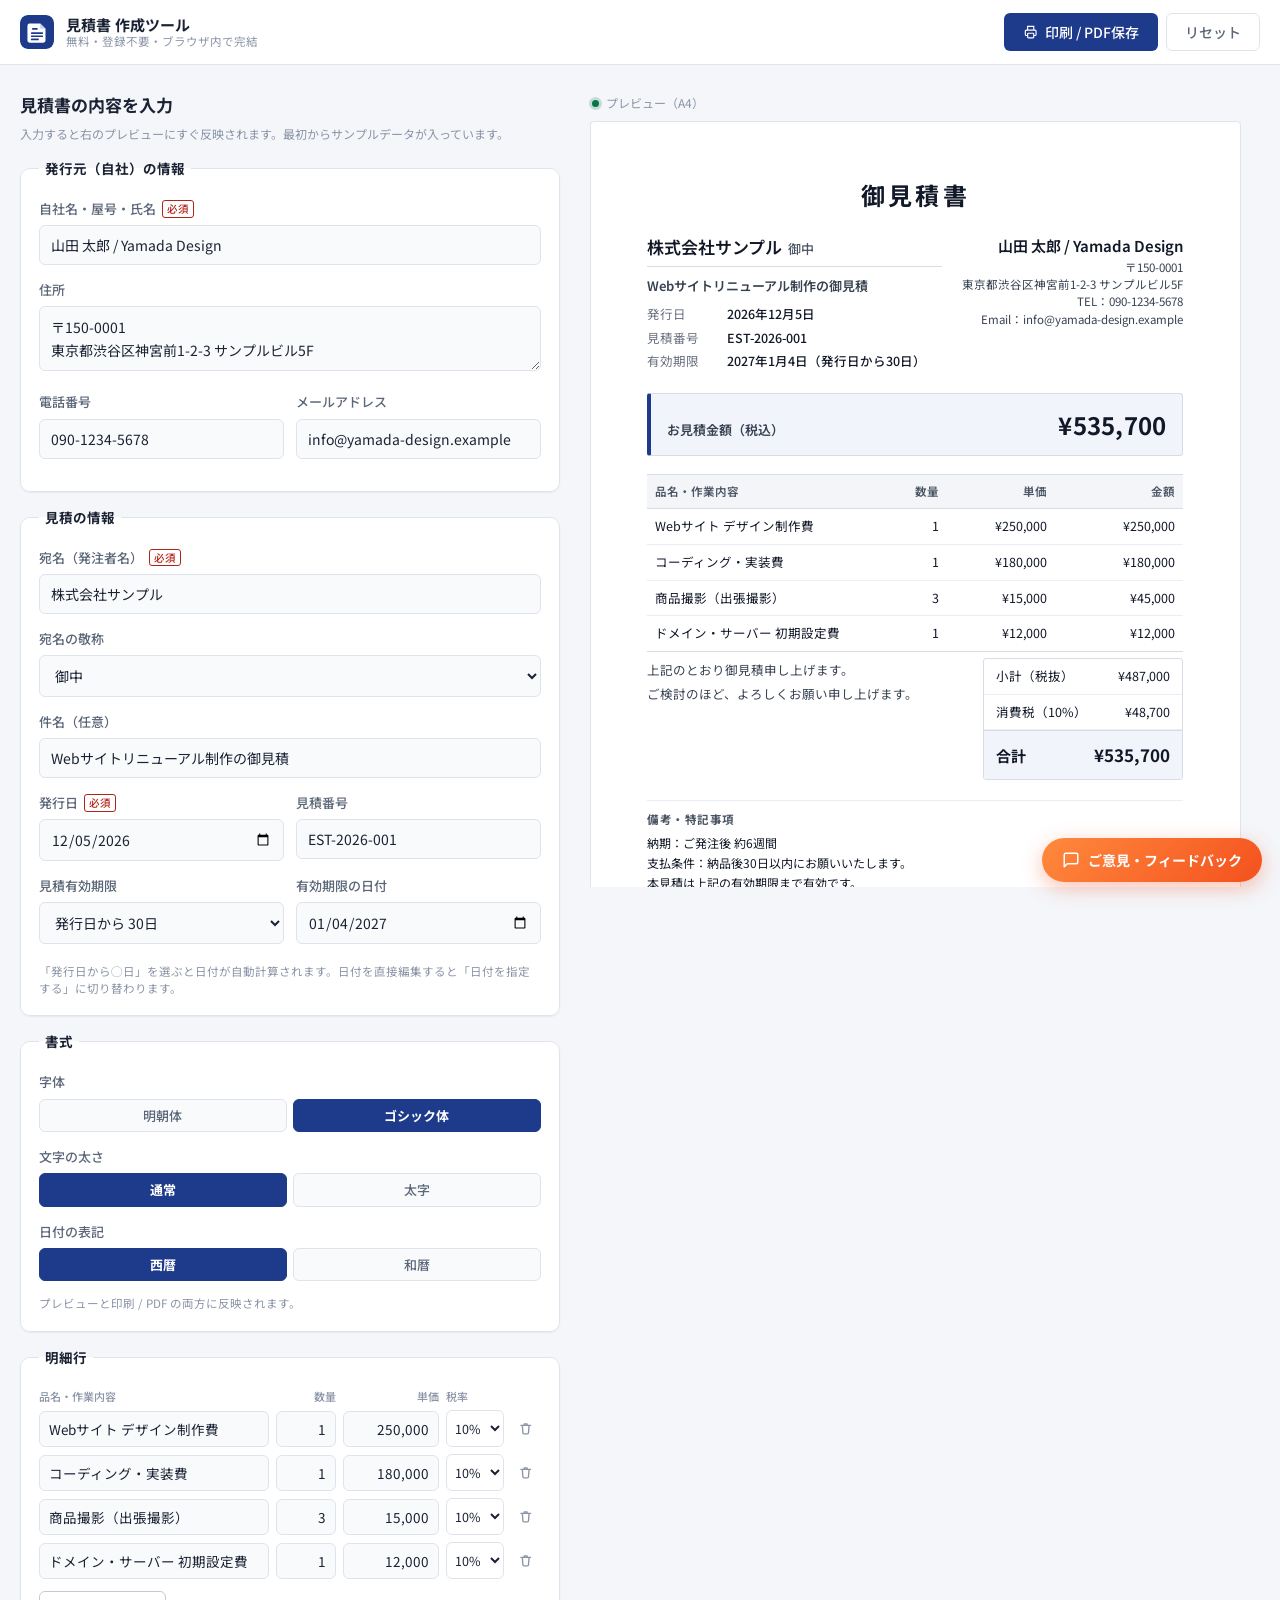
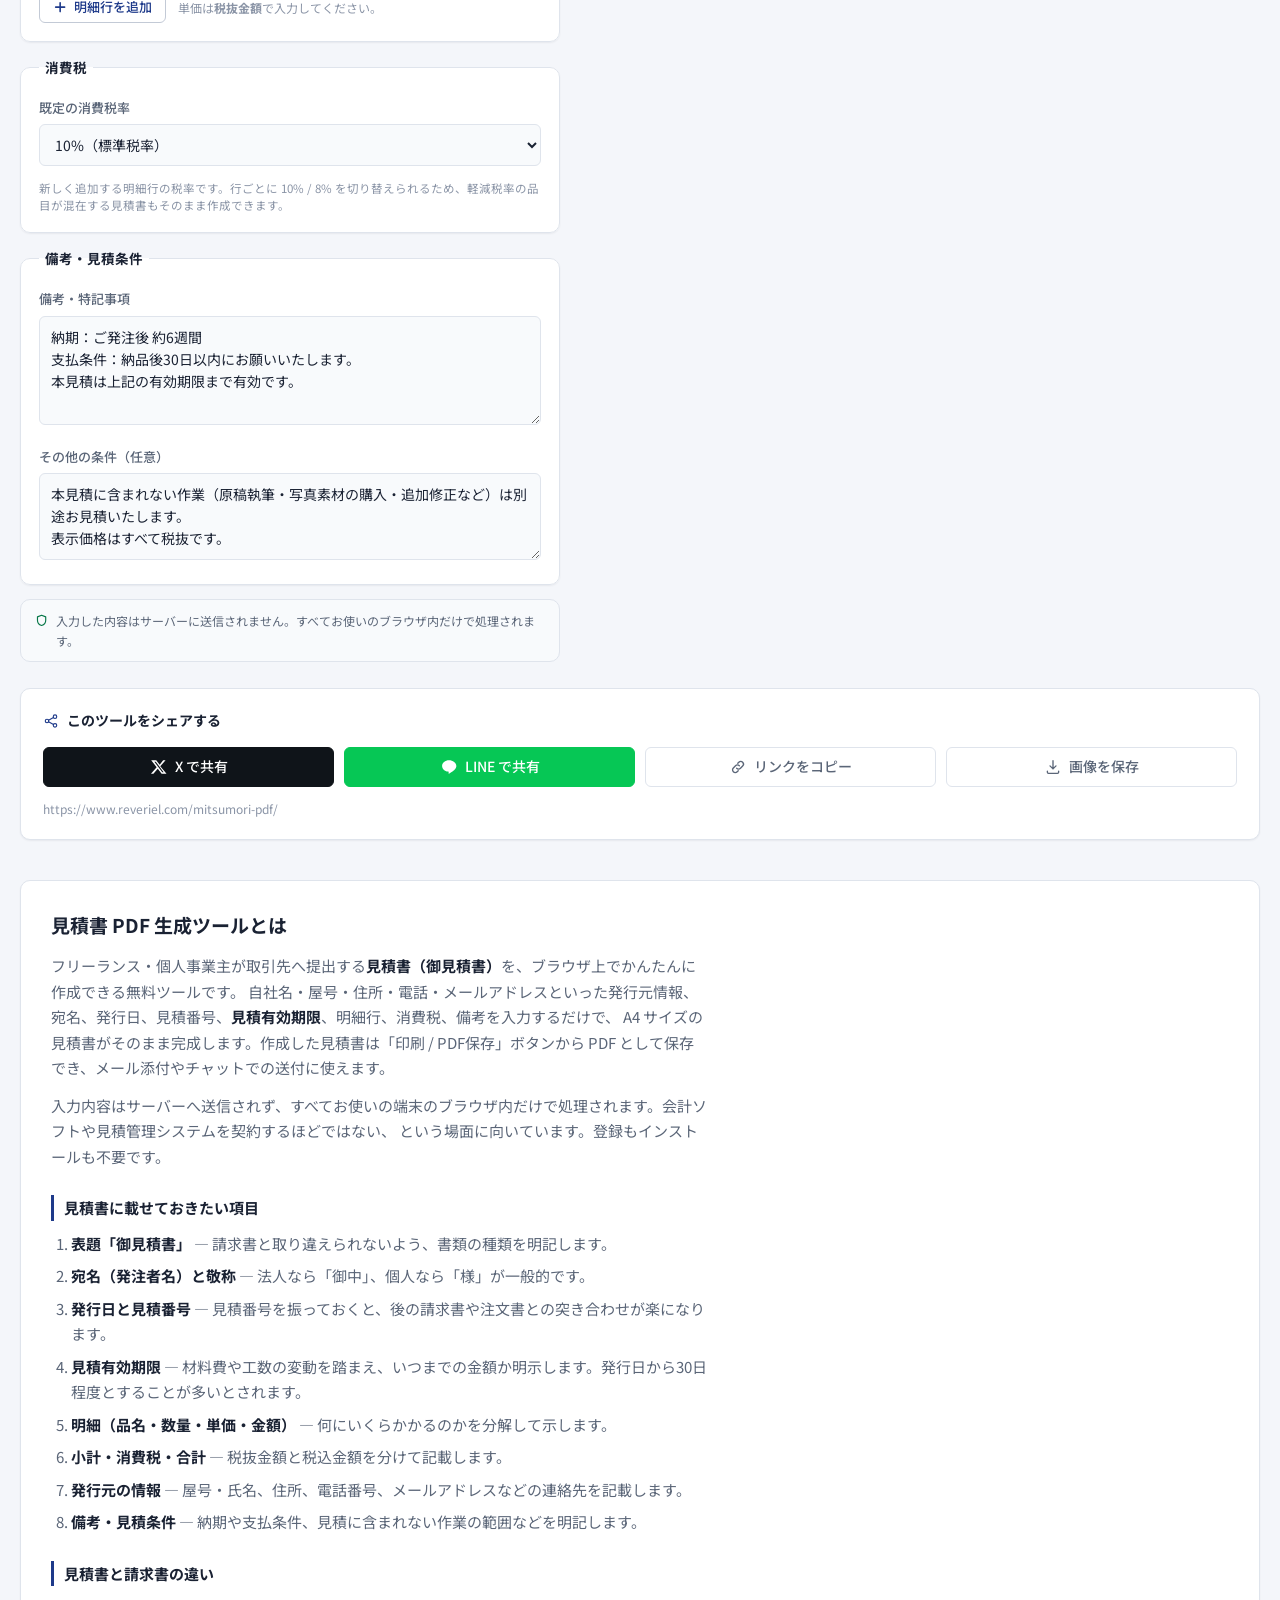
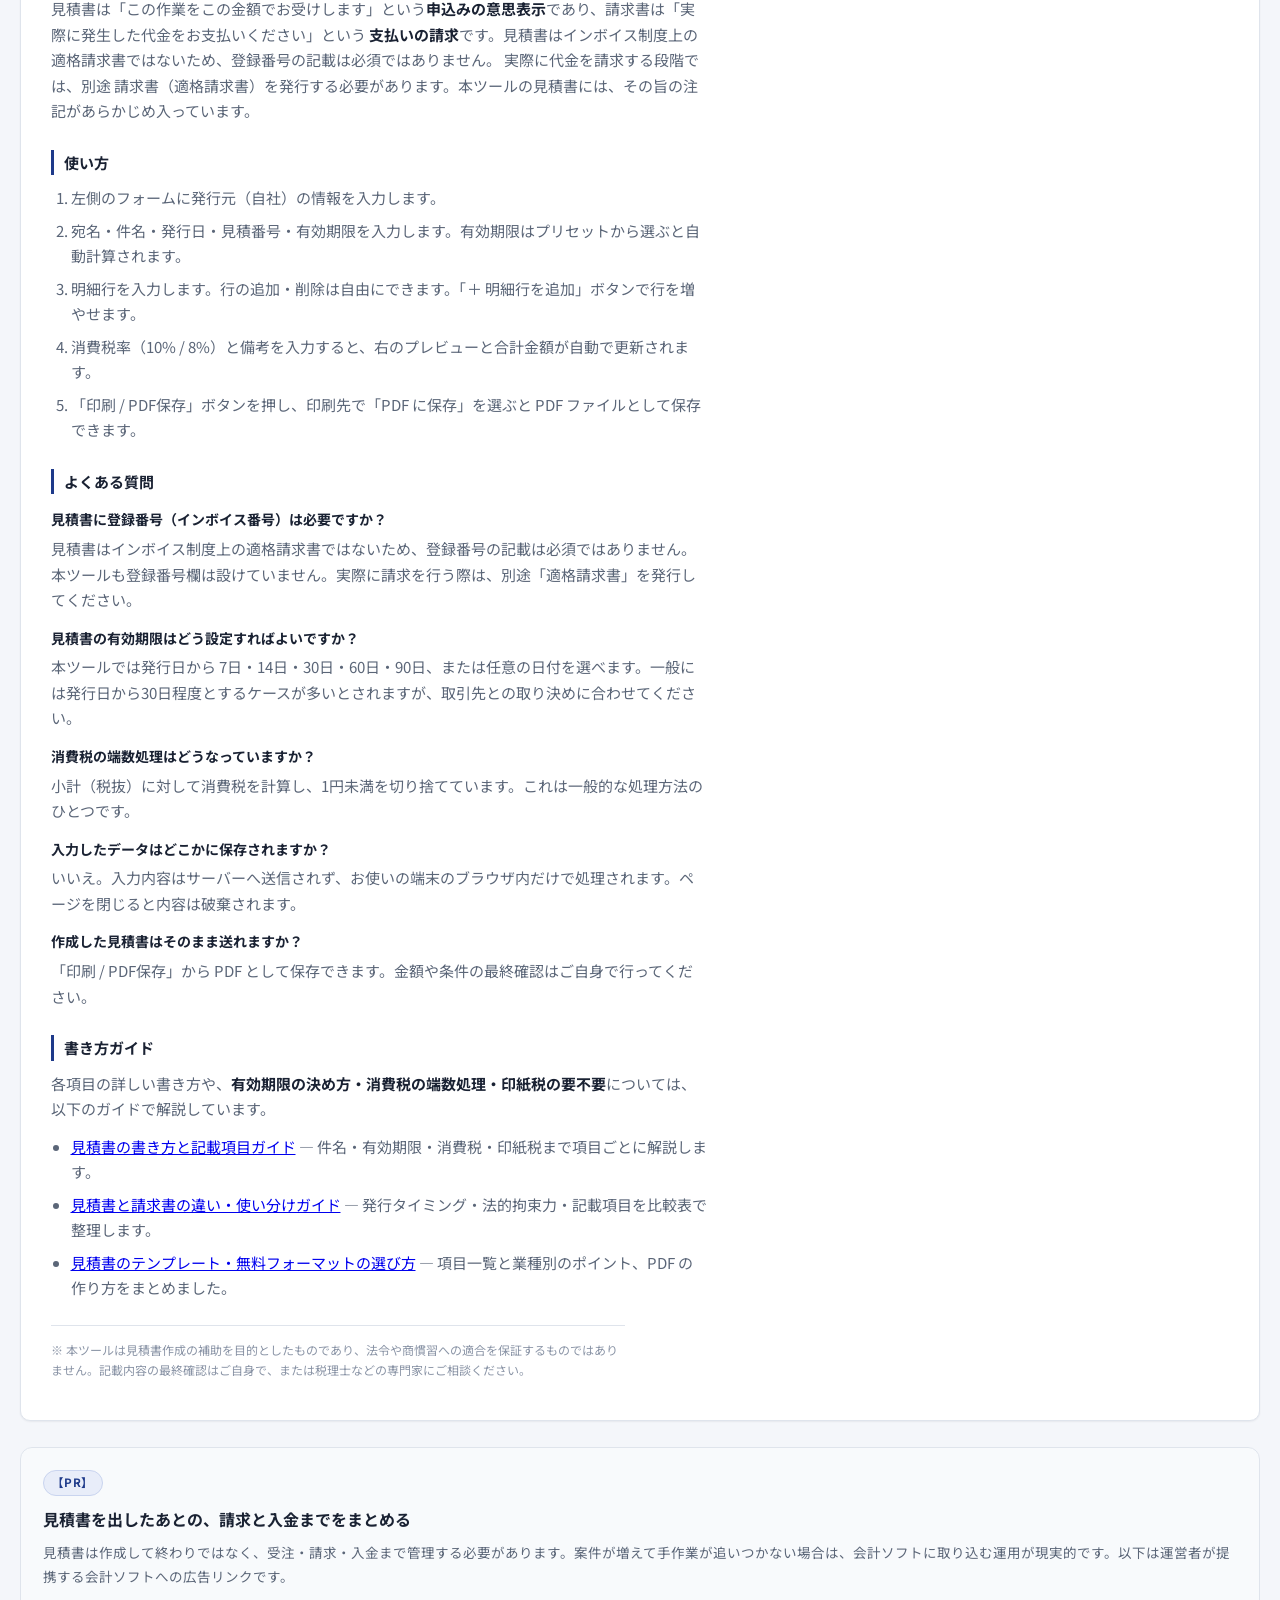
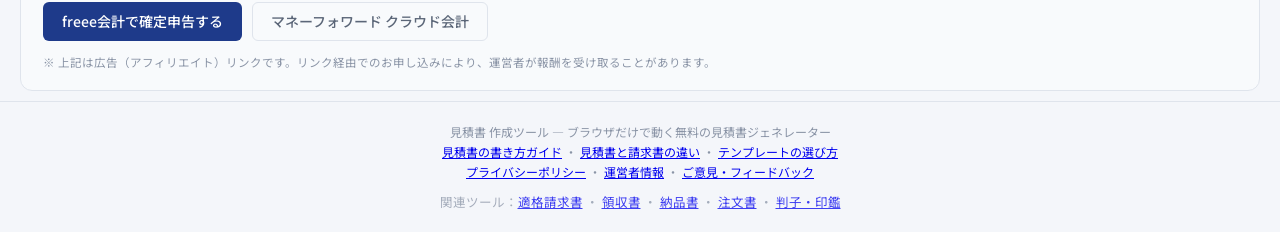
<file: index.html>
<!DOCTYPE html>
<html lang="ja">
<head>
<meta charset="UTF-8">
<meta name="viewport" content="width=device-width, initial-scale=1">
<title>見積書 PDF 生成ツール｜無料・登録不要・ブラウザだけで作成</title>
<meta name="description" content="フリーランス・個人事業主向けの見積書（御見積書）を無料で作成し、PDF として保存・印刷できるツールです。見積番号・有効期限・小計・消費税（10% / 8%）・備考まで入力するだけで、A4 の見積書がブラウザ内で完成します。登録不要、外部送信なし。">
<meta name="keywords" content="見積書,見積書 テンプレート,見積書 無料,見積書 PDF,個人事業主,フリーランス,御見積書,見積書 作り方">
<meta name="robots" content="index, follow">
<link rel="canonical" href="https://www.reveriel.com/mitsumori-pdf/">
<meta property="og:type" content="website">
<meta property="og:title" content="見積書 PDF 生成ツール｜無料・登録不要">
<meta property="og:description" content="見積番号・有効期限・消費税まで対応した見積書を無料で作成し、PDF 保存できます。ブラウザ内で完結。">
<meta property="og:locale" content="ja_JP">
<meta property="og:image" content="https://www.reveriel.com/mitsumori-pdf/og-image.png">
<meta property="og:image:width" content="1200">
<meta property="og:image:height" content="630">
<meta name="twitter:card" content="summary_large_image">
<meta name="twitter:image" content="https://www.reveriel.com/mitsumori-pdf/og-image.png">
<link rel="preconnect" href="https://fonts.googleapis.com">
<link rel="preconnect" href="https://fonts.gstatic.com" crossorigin>
<link href="https://fonts.googleapis.com/css2?family=Noto+Sans+JP:wght@400;500;700&display=swap" rel="stylesheet">
<link rel="icon" href="data:image/svg+xml,%3Csvg xmlns='http://www.w3.org/2000/svg' viewBox='0 0 32 32'%3E%3Crect width='32' height='32' rx='7' fill='%231e3a8a'/%3E%3Cpath d='M9 8h10l5 5v11a2 2 0 0 1-2 2H9a2 2 0 0 1-2-2V10a2 2 0 0 1 2-2z' fill='%23ffffff'/%3E%3Cpath d='M19 8v5h5' fill='%23c7d2fe'/%3E%3Cg stroke='%231e3a8a' stroke-width='1.6' stroke-linecap='round'%3E%3Cpath d='M12 13h4M11 17h10M11 20h10M11 23h6'/%3E%3C/g%3E%3C/svg%3E">
<link rel="stylesheet" href="style.css">
<!-- Cloudflare Web Analytics --><script type='module' src='https://static.cloudflareinsights.com/beacon.min.js' data-cf-beacon='{"token": "6fc01bf3ac5e457ba1bd16b91e5b653e"}'></script><!-- End Cloudflare Web Analytics -->
<script type="application/ld+json">
{
  "@context": "https://schema.org",
  "@graph": [
    {
      "@type": "SoftwareApplication",
      "name": "見積書 PDF 生成ツール",
      "applicationCategory": "BusinessApplication",
      "operatingSystem": "Web",
      "description": "フリーランス・個人事業主向けの見積書をブラウザ上で作成し、A4 の PDF として保存・印刷できる無料ツールです。",
      "offers": { "@type": "Offer", "price": "0", "priceCurrency": "JPY" },
      "featureList": [
        "見積番号・発行日・見積有効期限の記載",
        "明細行の追加・削除と自動計算",
        "消費税率 10% / 8%（軽減税率）の切り替え",
        "A4 縦の印刷・PDF 保存",
        "入力内容はブラウザ内のみで処理"
      ],
      "inLanguage": "ja"
    },
    {
      "@type": "FAQPage",
      "mainEntity": [
        {
          "@type": "Question",
          "name": "見積書に登録番号（インボイス番号）は必要ですか？",
          "acceptedAnswer": {
            "@type": "Answer",
            "text": "見積書はインボイス制度上の適格請求書ではないため、登録番号の記載は必須ではありません。本ツールも登録番号欄は設けていません。実際に請求を行う際は、別途「適格請求書」を発行してください。"
          }
        },
        {
          "@type": "Question",
          "name": "見積書の有効期限はどう設定すればよいですか？",
          "acceptedAnswer": {
            "@type": "Answer",
            "text": "本ツールでは発行日から 7日・14日・30日・60日・90日、または任意の日付を選べます。一般には発行日から30日程度とするケースが多いとされますが、取引先との取り決めに合わせてください。"
          }
        },
        {
          "@type": "Question",
          "name": "消費税の端数処理はどうなっていますか？",
          "acceptedAnswer": {
            "@type": "Answer",
            "text": "小計（税抜）に対して消費税を計算し、1円未満を切り捨てています。これは一般的な処理方法のひとつです。"
          }
        },
        {
          "@type": "Question",
          "name": "入力した内容はサーバーに送信されますか？",
          "acceptedAnswer": {
            "@type": "Answer",
            "text": "いいえ。入力内容はサーバーへ送信されず、お使いの端末のブラウザ内だけで処理されます。ページを閉じると内容は破棄されます。"
          }
        },
        {
          "@type": "Question",
          "name": "作成した見積書はそのまま送れますか？",
          "acceptedAnswer": {
            "@type": "Answer",
            "text": "「印刷 / PDF保存」ボタンから A4 の PDF として保存し、メール添付やチャットで送付できます。金額や条件の最終確認はご自身で行ってください。"
          }
        }
      ]
    }
  ]
}
</script>
</head>
<body>

<header class="site-header no-print">
  <div class="wrap header-inner">
    <div class="brand">
      <svg class="brand-mark" viewBox="0 0 32 32" aria-hidden="true">
        <rect width="32" height="32" rx="7" fill="currentColor"/>
        <path d="M9 8h10l5 5v11a2 2 0 0 1-2 2H9a2 2 0 0 1-2-2V10a2 2 0 0 1 2-2z" fill="#fff"/>
        <path d="M19 8v5h5" fill="#c7d2fe"/>
        <g stroke="currentColor" stroke-width="1.6" stroke-linecap="round">
          <path d="M12 13h4M11 17h10M11 20h10M11 23h6"/>
        </g>
      </svg>
      <div class="brand-text">
        <strong>見積書 作成ツール</strong>
        <span>無料・登録不要・ブラウザ内で完結</span>
      </div>
    </div>

    <div class="header-actions">
      <button type="button" class="btn btn-primary" id="printBtn">
        <svg viewBox="0 0 20 20" aria-hidden="true" class="ic">
          <path d="M6 7V3h8v4M6 15H4.5A1.5 1.5 0 0 1 3 13.5v-4A1.5 1.5 0 0 1 4.5 8h11A1.5 1.5 0 0 1 17 9.5v4a1.5 1.5 0 0 1-1.5 1.5H14" fill="none" stroke="currentColor" stroke-width="1.5" stroke-linecap="round"/>
          <rect x="6" y="12" width="8" height="6" rx="1" fill="none" stroke="currentColor" stroke-width="1.5"/>
        </svg>
        印刷 / PDF保存
      </button>
      <button type="button" class="btn btn-ghost" id="resetBtn">リセット</button>
    </div>
  </div>
</header>

<main class="wrap">

  <div class="layout">

  <!-- ============ 入力フォーム ============ -->
  <section class="pane form-pane no-print" aria-label="入力フォーム">
    <div class="pane-head">
      <h2>見積書の内容を入力</h2>
      <p class="hint">入力すると右のプレビューにすぐ反映されます。最初からサンプルデータが入っています。</p>
    </div>

    <form id="quoteForm" autocomplete="off" novalidate>

      <fieldset class="card">
        <legend>発行元（自社）の情報</legend>

        <div class="field">
          <label for="issuerName">自社名・屋号・氏名<span class="req">必須</span></label>
          <input type="text" id="issuerName" name="issuerName" placeholder="例：山田 太郎 / Yamada Design">
        </div>

        <div class="field">
          <label for="issuerAddress">住所</label>
          <textarea id="issuerAddress" name="issuerAddress" rows="2" placeholder="例：〒150-0001 東京都渋谷区神宮前1-2-3 サンプルビル5F"></textarea>
        </div>

        <div class="grid-2">
          <div class="field">
            <label for="issuerPhone">電話番号</label>
            <input type="text" id="issuerPhone" name="issuerPhone" inputmode="tel" placeholder="例：090-1234-5678">
          </div>
          <div class="field">
            <label for="issuerEmail">メールアドレス</label>
            <input type="text" id="issuerEmail" name="issuerEmail" inputmode="email" spellcheck="false" placeholder="例：info@example.com">
          </div>
        </div>
      </fieldset>

      <fieldset class="card">
        <legend>見積の情報</legend>

        <div class="field">
          <label for="clientName">宛名（発注者名）<span class="req">必須</span></label>
          <input type="text" id="clientName" name="clientName" placeholder="例：株式会社サンプル">
        </div>

        <div class="field">
          <label for="clientHonorific">宛名の敬称</label>
          <select id="clientHonorific" name="clientHonorific">
            <option value="御中" selected>御中</option>
            <option value="様">様</option>
            <option value="">（付けない）</option>
          </select>
        </div>

        <div class="field">
          <label for="subject">件名（任意）</label>
          <input type="text" id="subject" name="subject" placeholder="例：Webサイトリニューアル制作の御見積">
        </div>

        <div class="grid-2">
          <div class="field">
            <label for="issueDate">発行日<span class="req">必須</span></label>
            <input type="date" id="issueDate" name="issueDate">
          </div>
          <div class="field">
            <label for="quoteNo">見積番号</label>
            <input type="text" id="quoteNo" name="quoteNo" spellcheck="false" placeholder="例：EST-2026-001">
          </div>
        </div>

        <div class="grid-2">
          <div class="field">
            <label for="validityPreset">見積有効期限</label>
            <select id="validityPreset" name="validityPreset">
              <option value="7">発行日から 7日</option>
              <option value="14">発行日から 14日</option>
              <option value="30" selected>発行日から 30日</option>
              <option value="60">発行日から 60日</option>
              <option value="90">発行日から 90日</option>
              <option value="0">日付を指定する</option>
            </select>
          </div>
          <div class="field">
            <label for="validUntil">有効期限の日付</label>
            <input type="date" id="validUntil" name="validUntil">
          </div>
        </div>
        <p class="help">「発行日から◯日」を選ぶと日付が自動計算されます。日付を直接編集すると「日付を指定する」に切り替わります。</p>
      </fieldset>

      <fieldset class="card">
        <legend>書式</legend>

        <div class="field">
          <span class="field-label" id="docFontLabel">字体</span>
          <div class="seg" role="radiogroup" aria-labelledby="docFontLabel">
            <label class="seg-opt"><input type="radio" name="docFont" value="mincho"><span>明朝体</span></label>
            <label class="seg-opt"><input type="radio" name="docFont" value="gothic" checked><span>ゴシック体</span></label>
          </div>
        </div>

        <div class="field">
          <span class="field-label" id="docWeightLabel">文字の太さ</span>
          <div class="seg" role="radiogroup" aria-labelledby="docWeightLabel">
            <label class="seg-opt"><input type="radio" name="docWeight" value="normal" checked><span>通常</span></label>
            <label class="seg-opt"><input type="radio" name="docWeight" value="bold"><span>太字</span></label>
          </div>
        </div>

        <div class="field">
          <span class="field-label" id="docEraLabel">日付の表記</span>
          <div class="seg" role="radiogroup" aria-labelledby="docEraLabel">
            <label class="seg-opt"><input type="radio" name="docEra" value="seireki" checked><span>西暦</span></label>
            <label class="seg-opt"><input type="radio" name="docEra" value="wareki"><span>和暦</span></label>
          </div>
        </div>
        <p class="help">プレビューと印刷 / PDF の両方に反映されます。</p>
      </fieldset>

      <fieldset class="card">
        <legend>明細行</legend>

        <div class="rows-head" aria-hidden="true">
          <span class="c-name">品名・作業内容</span>
          <span class="c-qty">数量</span>
          <span class="c-price">単価</span>
          <span class="c-rate">税率</span>
          <span class="c-del"></span>
        </div>

        <div id="rowsContainer" class="rows"></div>

        <div class="rows-actions">
          <button type="button" class="btn btn-outline btn-sm" id="addRowBtn">
            <svg viewBox="0 0 16 16" aria-hidden="true" class="ic"><path d="M8 3v10M3 8h10" fill="none" stroke="currentColor" stroke-width="1.8" stroke-linecap="round"/></svg>
            明細行を追加
          </button>
          <p class="hint">単価は<strong>税抜金額</strong>で入力してください。</p>
        </div>
      </fieldset>

      <fieldset class="card">
        <legend>消費税</legend>

        <div class="field">
          <label for="taxRate">既定の消費税率</label>
          <select id="taxRate" name="taxRate">
            <option value="10" selected>10%（標準税率）</option>
            <option value="8">8%（軽減税率）</option>
          </select>
        </div>
        <p class="help">新しく追加する明細行の税率です。行ごとに 10% / 8% を切り替えられるため、軽減税率の品目が混在する見積書もそのまま作成できます。</p>
      </fieldset>

      <fieldset class="card">
        <legend>備考・見積条件</legend>

        <div class="field">
          <label for="notes">備考・特記事項</label>
          <textarea id="notes" name="notes" rows="4" placeholder="例：納期：ご発注後 約6週間&#10;支払条件：納品後30日以内"></textarea>
        </div>

        <div class="field">
          <label for="conditions">その他の条件（任意）</label>
          <textarea id="conditions" name="conditions" rows="3" placeholder="例：本見積に含まれない作業（原稿執筆・追加修正など）は別途お見積いたします。"></textarea>
        </div>
      </fieldset>

      <p class="privacy-note">
        <svg viewBox="0 0 16 16" aria-hidden="true" class="ic"><path d="M8 1.5 3 3.5v4c0 3 2.1 5.6 5 6.5 2.9-.9 5-3.5 5-6.5v-4L8 1.5z" fill="none" stroke="currentColor" stroke-width="1.4" stroke-linejoin="round"/></svg>
        入力した内容はサーバーに送信されません。すべてお使いのブラウザ内だけで処理されます。
      </p>
    </form>
  </section>

  <!-- ============ プレビュー / 印刷対象 ============ -->
  <section class="pane preview-pane" aria-label="プレビュー">
    <div class="preview-bar no-print">
      <span class="dot"></span> プレビュー（A4）
    </div>

    <div class="paper-wrap">
      <article class="paper" id="paper">
        <h1 class="doc-title">御見積書</h1>

        <header class="doc-head">
          <div class="doc-head-left">
            <p class="doc-to">
              <span class="client-name" id="pvClientName">株式会社サンプル</span><span class="honorific" id="pvHonorific">御中</span>
            </p>
            <p class="doc-subject" id="pvSubjectLine" hidden><span id="pvSubject"></span></p>
            <p class="doc-meta-line">
              <span class="meta-label">発行日</span>
              <span id="pvDate"></span>
            </p>
            <p class="doc-meta-line" id="pvQuoteNoLine" hidden>
              <span class="meta-label">見積番号</span>
              <span id="pvQuoteNo"></span>
            </p>
            <p class="doc-meta-line" id="pvValidLine" hidden>
              <span class="meta-label">有効期限</span>
              <span id="pvValid"></span>
            </p>
          </div>

          <div class="doc-head-right">
            <p class="issuer-name" id="pvIssuerName">山田 太郎</p>
            <p class="issuer-meta" id="pvIssuerAddress" hidden></p>
            <p class="issuer-meta" id="pvIssuerPhone" hidden></p>
            <p class="issuer-meta" id="pvIssuerEmail" hidden></p>
          </div>
        </header>

        <div class="total-banner">
          <span class="total-label">お見積金額（税込）</span>
          <span class="total-value" id="pvTotal">¥0</span>
        </div>

        <table class="items-table">
          <thead>
            <tr>
              <th class="th-name">品名・作業内容</th>
              <th class="th-qty">数量</th>
              <th class="th-price">単価</th>
              <th class="th-amount">金額</th>
            </tr>
          </thead>
          <tbody id="pvItems"></tbody>
        </table>

        <div class="summary">
          <div class="summary-note">
            <p class="summary-lead">上記のとおり御見積申し上げます。<br>ご検討のほど、よろしくお願い申し上げます。</p>
          </div>

          <div class="summary-totals">
            <div class="sum-row">
              <span>小計（税抜）</span>
              <span class="num" id="pvSubtotal">¥0</span>
            </div>
            <div class="sum-row">
              <span id="pvTaxLabel">消費税（10%）</span>
              <span class="num" id="pvTaxTotal">¥0</span>
            </div>
            <p class="tax-break" id="pvTaxBreak" hidden></p>
            <div class="sum-row sum-grand">
              <span>合計</span>
              <span class="num" id="pvGrand">¥0</span>
            </div>
          </div>
        </div>

        <footer class="doc-foot">
          <div class="foot-block" id="pvNotesBlock" hidden>
            <h2 class="foot-title">備考・特記事項</h2>
            <p class="foot-body" id="pvNotes"></p>
          </div>
          <div class="foot-block" id="pvConditionsBlock" hidden>
            <h2 class="foot-title">その他の条件</h2>
            <p class="foot-body" id="pvConditions"></p>
          </div>
        </footer>

        <p class="paper-footnote" id="pvPaperNote" hidden></p>
      </article>
    </div>
  </section>

  <!-- ============ シェア（バイラル導線） ============ -->
  <section class="share-block no-print" id="shareBlock" aria-label="share">
    <p class="share-block-title">
      <svg viewBox="0 0 24 24" fill="none" stroke="currentColor" stroke-width="1.7" stroke-linecap="round" stroke-linejoin="round" aria-hidden="true"><circle cx="18" cy="5.5" r="2.6"/><circle cx="6" cy="12" r="2.6"/><circle cx="18" cy="18.5" r="2.6"/><path d="M8.3 10.8 15.7 6.7M8.3 13.2l7.4 4.1"/></svg>
      このツールをシェアする
    </p>
    <div class="share-row">
      <button class="btn share-btn share-x" id="shareXBtn" type="button" aria-label="X">
        <svg class="share-logo" viewBox="0 0 24 24" fill="currentColor" aria-hidden="true"><path d="M17.53 3h3.24l-7.08 8.09L22 21h-6.52l-5.11-6.68L4.53 21H1.29l7.57-8.66L1.6 3h6.69l4.62 6.1L17.53 3Zm-1.14 16.06h1.8L7.7 4.85H5.77l10.62 14.21Z"/></svg>
        X で共有
      </button>
      <button class="btn share-btn share-line" id="shareLineBtn" type="button" aria-label="LINE">
        <svg class="share-logo" viewBox="0 0 24 24" fill="currentColor" aria-hidden="true"><path d="M12 3C6.9 3 2.8 6.4 2.8 10.6c0 3.77 3.35 6.93 7.88 7.53.31.07.73.2.83.47.1.24.06.62.03.87l-.13.83c-.04.24-.19.94.82.51 1.01-.42 5.44-3.2 7.42-5.48 1.37-1.47 2.13-2.96 2.13-4.73C21.78 6.4 17.1 3 12 3Z"/></svg>
        LINE で共有
      </button>
      <button class="btn share-btn share-copy" id="shareCopyBtn" type="button" aria-label="copy link">
        <svg class="share-logo" viewBox="0 0 24 24" fill="none" stroke="currentColor" stroke-width="1.8" stroke-linecap="round" stroke-linejoin="round" aria-hidden="true"><path d="M10.2 13.7a3.6 3.6 0 0 0 5.1 0l2.9-2.9a3.6 3.6 0 0 0-5.1-5.1l-1.4 1.4"/><path d="M13.8 10.3a3.6 3.6 0 0 0-5.1 0l-2.9 2.9a3.6 3.6 0 0 0 5.1 5.1l1.4-1.4"/></svg>
        <span id="shareCopyLabel">リンクをコピー</span>
      </button>
      <button class="btn share-btn share-img" id="shareSaveBtn" type="button" aria-label="save image">
        <svg class="share-logo" viewBox="0 0 24 24" fill="none" stroke="currentColor" stroke-width="1.8" stroke-linecap="round" stroke-linejoin="round" aria-hidden="true"><path d="M12 3.5v11M8 10.5l4 4 4-4"/><path d="M4.5 17.5V19a1.5 1.5 0 0 0 1.5 1.5h12a1.5 1.5 0 0 0 1.5-1.5v-1.5"/></svg>
        <span id="shareSaveLabel">画像を保存</span>
      </button>
    </div>
    <p class="share-url" id="shareUrlText"></p>
  </section>

  <!-- ============ SEO 説明文 ============ -->
  </div>

  <section class="seo no-print" aria-label="ツールについて">
    <h2>見積書 PDF 生成ツールとは</h2>
    <p>
      フリーランス・個人事業主が取引先へ提出する<strong>見積書（御見積書）</strong>を、ブラウザ上でかんたんに作成できる無料ツールです。
      自社名・屋号・住所・電話・メールアドレスといった発行元情報、宛名、発行日、見積番号、<strong>見積有効期限</strong>、明細行、消費税、備考を入力するだけで、
      A4 サイズの見積書がそのまま完成します。作成した見積書は「印刷 / PDF保存」ボタンから PDF として保存でき、メール添付やチャットでの送付に使えます。
    </p>
    <p>
      入力内容はサーバーへ送信されず、すべてお使いの端末のブラウザ内だけで処理されます。会計ソフトや見積管理システムを契約するほどではない、
      という場面に向いています。登録もインストールも不要です。
    </p>

    <h3>見積書に載せておきたい項目</h3>
    <ol class="seo-list">
      <li><strong>表題「御見積書」</strong> — 請求書と取り違えられないよう、書類の種類を明記します。</li>
      <li><strong>宛名（発注者名）と敬称</strong> — 法人なら「御中」、個人なら「様」が一般的です。</li>
      <li><strong>発行日と見積番号</strong> — 見積番号を振っておくと、後の請求書や注文書との突き合わせが楽になります。</li>
      <li><strong>見積有効期限</strong> — 材料費や工数の変動を踏まえ、いつまでの金額か明示します。発行日から30日程度とすることが多いとされます。</li>
      <li><strong>明細（品名・数量・単価・金額）</strong> — 何にいくらかかるのかを分解して示します。</li>
      <li><strong>小計・消費税・合計</strong> — 税抜金額と税込金額を分けて記載します。</li>
      <li><strong>発行元の情報</strong> — 屋号・氏名、住所、電話番号、メールアドレスなどの連絡先を記載します。</li>
      <li><strong>備考・見積条件</strong> — 納期や支払条件、見積に含まれない作業の範囲などを明記します。</li>
    </ol>

    <h3>見積書と請求書の違い</h3>
    <p>
      見積書は「この作業をこの金額でお受けします」という<strong>申込みの意思表示</strong>であり、請求書は「実際に発生した代金をお支払いください」という
      <strong>支払いの請求</strong>です。見積書はインボイス制度上の適格請求書ではないため、登録番号の記載は必須ではありません。
      実際に代金を請求する段階では、別途 請求書（適格請求書）を発行する必要があります。本ツールの見積書には、その旨の注記があらかじめ入っています。
    </p>

    <h3>使い方</h3>
    <ol class="seo-list">
      <li>左側のフォームに発行元（自社）の情報を入力します。</li>
      <li>宛名・件名・発行日・見積番号・有効期限を入力します。有効期限はプリセットから選ぶと自動計算されます。</li>
      <li>明細行を入力します。行の追加・削除は自由にできます。「＋ 明細行を追加」ボタンで行を増やせます。</li>
      <li>消費税率（10% / 8%）と備考を入力すると、右のプレビューと合計金額が自動で更新されます。</li>
      <li>「印刷 / PDF保存」ボタンを押し、印刷先で「PDF に保存」を選ぶと PDF ファイルとして保存できます。</li>
    </ol>

    <h3>よくある質問</h3>
    <dl class="faq">
      <dt>見積書に登録番号（インボイス番号）は必要ですか？</dt>
      <dd>見積書はインボイス制度上の適格請求書ではないため、登録番号の記載は必須ではありません。本ツールも登録番号欄は設けていません。実際に請求を行う際は、別途「適格請求書」を発行してください。</dd>

      <dt>見積書の有効期限はどう設定すればよいですか？</dt>
      <dd>本ツールでは発行日から 7日・14日・30日・60日・90日、または任意の日付を選べます。一般には発行日から30日程度とするケースが多いとされますが、取引先との取り決めに合わせてください。</dd>

      <dt>消費税の端数処理はどうなっていますか？</dt>
      <dd>小計（税抜）に対して消費税を計算し、1円未満を切り捨てています。これは一般的な処理方法のひとつです。</dd>

      <dt>入力したデータはどこかに保存されますか？</dt>
      <dd>いいえ。入力内容はサーバーへ送信されず、お使いの端末のブラウザ内だけで処理されます。ページを閉じると内容は破棄されます。</dd>

      <dt>作成した見積書はそのまま送れますか？</dt>
      <dd>「印刷 / PDF保存」から PDF として保存できます。金額や条件の最終確認はご自身で行ってください。</dd>
    </dl>

    <h3>書き方ガイド</h3>
    <p>
      各項目の詳しい書き方や、<strong>有効期限の決め方・消費税の端数処理・印紙税の要不要</strong>については、
      以下のガイドで解説しています。
    </p>
    <ul class="seo-list">
      <li><a href="https://www.reveriel.com/mitsumori-pdf/kakikata.html">見積書の書き方と記載項目ガイド</a> — 件名・有効期限・消費税・印紙税まで項目ごとに解説します。</li>
      <li><a href="https://www.reveriel.com/mitsumori-pdf/mitsumori-vs-seikyusho.html">見積書と請求書の違い・使い分けガイド</a> — 発行タイミング・法的拘束力・記載項目を比較表で整理します。</li>
      <li><a href="https://www.reveriel.com/mitsumori-pdf/template.html">見積書のテンプレート・無料フォーマットの選び方</a> — 項目一覧と業種別のポイント、PDF の作り方をまとめました。</li>
    </ul>

    <p class="disclaimer">
      ※ 本ツールは見積書作成の補助を目的としたものであり、法令や商慣習への適合を保証するものではありません。記載内容の最終確認はご自身で、または税理士などの専門家にご相談ください。
    </p>
  </section>
</main>

<!-- ============ 【PR】会計ソフト（アフィリエイト） ============
     A8 Link Manager 連携済み：提携承認後、下の広告主URLは自動的に計測URLへ変換されます。
     日本語ページ専用（中文ページには貼らない）。 -->
<section class="wrap pr-affiliate no-print" lang="ja" aria-labelledby="prTitle">
  <div class="pr-box">
    <p class="pr-badge">【PR】</p>
    <h2 class="pr-title" id="prTitle">見積書を出したあとの、請求と入金までをまとめる</h2>
    <p class="pr-lead">見積書は作成して終わりではなく、受注・請求・入金まで管理する必要があります。案件が増えて手作業が追いつかない場合は、会計ソフトに取り込む運用が現実的です。以下は運営者が提携する会計ソフトへの広告リンクです。</p>
    <div class="pr-actions">
      <a class="pr-link btn btn-primary" href="https://www.freee.co.jp/" target="_blank" rel="nofollow sponsored noopener">freee会計で確定申告する</a>
      <a class="pr-link btn btn-ghost" href="https://biz.moneyforward.com/" target="_blank" rel="nofollow sponsored noopener">マネーフォワード クラウド会計</a>
    </div>
    <p class="pr-note">※ 上記は広告（アフィリエイト）リンクです。リンク経由でのお申し込みにより、運営者が報酬を受け取ることがあります。</p>
    <img class="pr-pixel" src="[data-uri]" width="1" height="1" alt="" aria-hidden="true">
  </div>
</section>


<footer class="site-footer no-print">
  <div class="wrap">
    <p>見積書 作成ツール — ブラウザだけで動く無料の見積書ジェネレーター</p>
    <p><a href="https://www.reveriel.com/mitsumori-pdf/kakikata.html">見積書の書き方ガイド</a> ・ <a href="https://www.reveriel.com/mitsumori-pdf/mitsumori-vs-seikyusho.html">見積書と請求書の違い</a> ・ <a href="https://www.reveriel.com/mitsumori-pdf/template.html">テンプレートの選び方</a></p>
    <p><a href="https://www.reveriel.com/mitsumori-pdf/privacy.html">プライバシーポリシー</a> ・ <a href="https://www.reveriel.com/mitsumori-pdf/company.html">運営者情報</a> ・ <a href="https://docs.google.com/forms/d/e/1FAIpQLSfHGUfgAlViT3TFiVtJi_EpJ4ioUpd9oGyaJ7rehEV-gBH_PA/viewform?usp=pp_url&amp;entry.1745177199=%E8%A6%8B%E7%A9%8D%E6%9B%B8" target="_blank" rel="noopener">ご意見・フィードバック</a></p>
    <p style="margin-top:8px;font-size:12.5px;opacity:.75;">関連ツール：<a href="https://www.reveriel.com/japan-invoice-pdf/">適格請求書</a> ・ <a href="https://www.reveriel.com/ryoshusho-pdf/">領収書</a> ・ <a href="https://www.reveriel.com/nohinsho-pdf/">納品書</a> ・ <a href="https://www.reveriel.com/chumonsho-pdf/">注文書</a> ・ <a href="https://www.reveriel.com/hanko-generator/">判子・印鑑</a></p>
  </div>
</footer>

<script src="script.js"></script>
<!-- フィードバックFAB（右下固定・常時表示） -->
<a href="https://docs.google.com/forms/d/e/1FAIpQLSfHGUfgAlViT3TFiVtJi_EpJ4ioUpd9oGyaJ7rehEV-gBH_PA/viewform?usp=pp_url&amp;entry.1745177199=%E8%A6%8B%E7%A9%8D%E6%9B%B8" target="_blank" rel="noopener" class="feedback-fab" aria-label="ご意見・フィードバックを送る">
  <svg viewBox="0 0 24 24" fill="none" stroke="currentColor" stroke-width="2" stroke-linecap="round" stroke-linejoin="round" aria-hidden="true"><path d="M21 15a2 2 0 0 1-2 2H7l-4 4V5a2 2 0 0 1 2-2h14a2 2 0 0 1 2 2z"/></svg>
  <span>ご意見・フィードバック</span>
</a>
<script src="feedback.js" defer></script>
<!-- A8 Link Manager：提携承認後、下の広告主URLが自動的に計測URLへ変換されます -->
<script src="https://statics.8me.jp/a8link/a8linkmgr.js"></script>
<script>if (typeof a8linkmgr === "function") { a8linkmgr({ "config_id": "6bNHGyHGa4qQLbQQiZks" }); }</script>
</body>
</html>
</file>
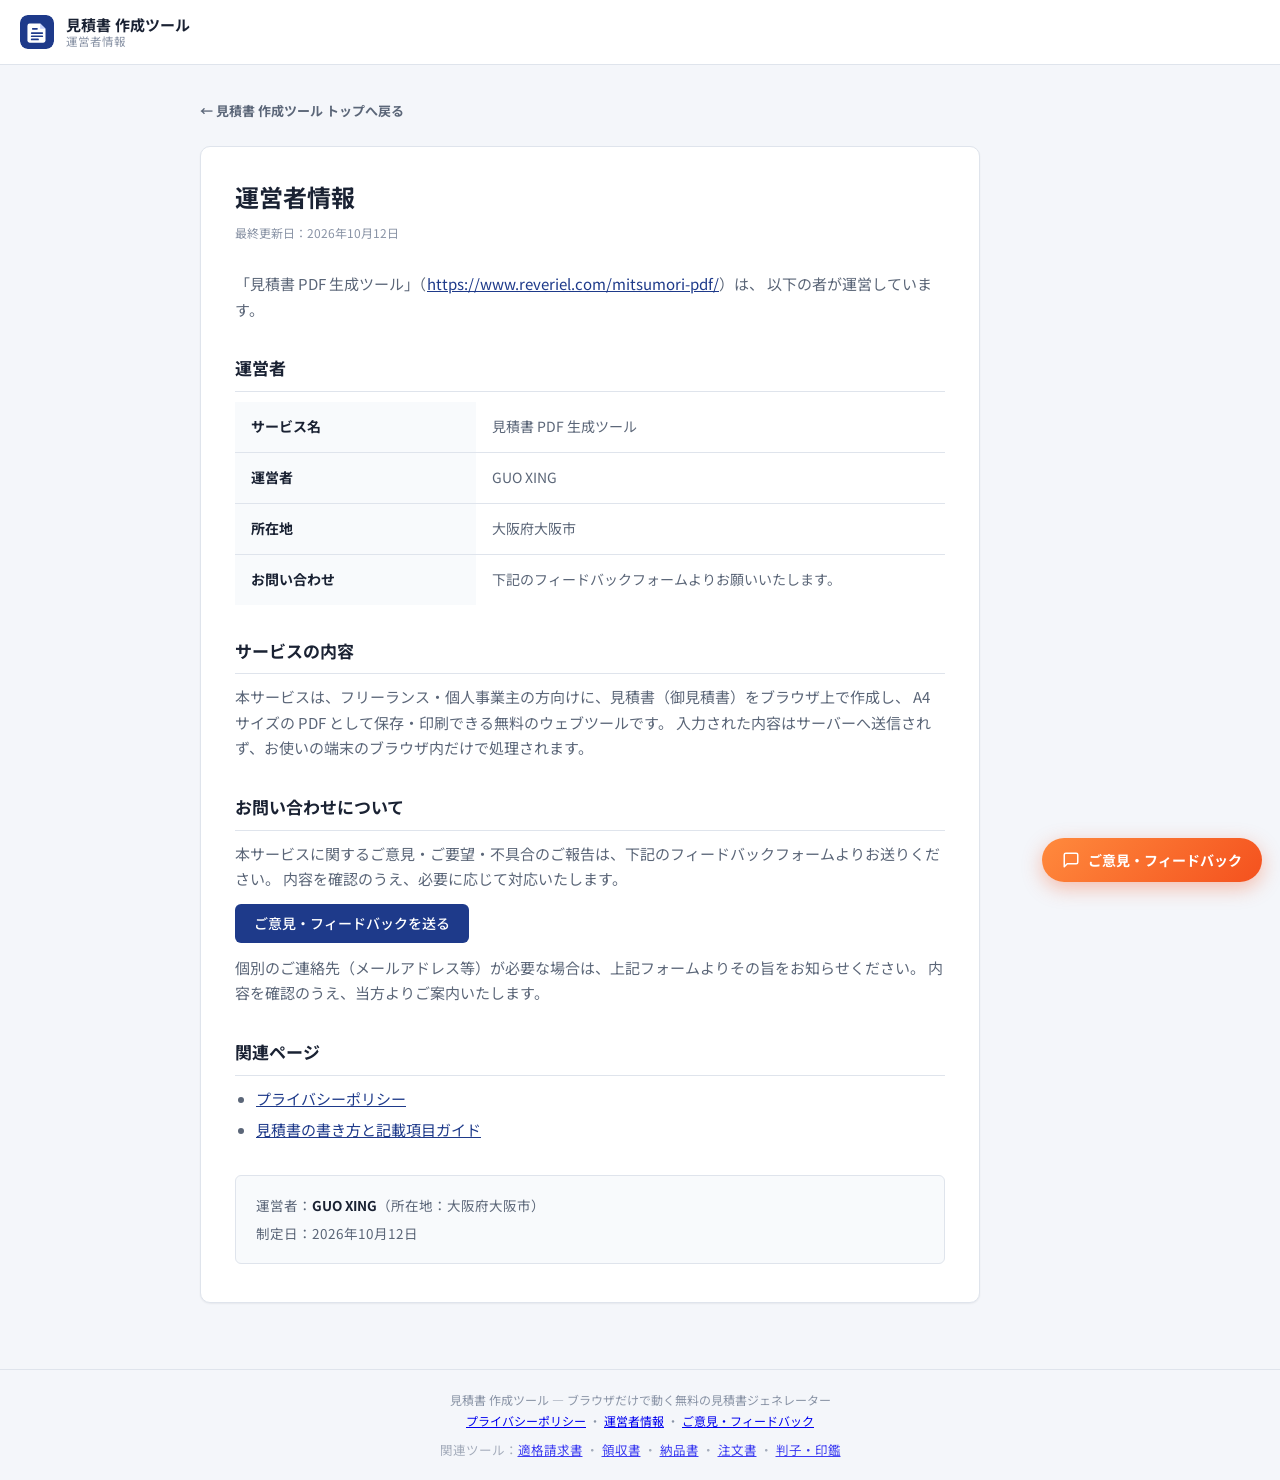
<file: company.html>
<!DOCTYPE html>
<html lang="ja">
<head>
<meta charset="UTF-8">
<meta name="viewport" content="width=device-width, initial-scale=1">
<title>運営者情報｜見積書 PDF 生成ツール</title>
<meta name="description" content="見積書 PDF 生成ツールの運営者情報ページです。運営者、所在地、お問い合わせ方法（フィードバックフォーム）について掲載しています。">
<meta name="robots" content="index, follow">
<link rel="canonical" href="https://www.reveriel.com/mitsumori-pdf/company.html">
<meta property="og:type" content="website">
<meta property="og:title" content="運営者情報｜見積書 PDF 生成ツール">
<meta property="og:description" content="見積書 PDF 生成ツールの運営者、所在地、お問い合わせ方法についてのご案内です。">
<meta property="og:locale" content="ja_JP">
<meta property="og:url" content="https://www.reveriel.com/mitsumori-pdf/company.html">
<meta property="og:image" content="https://www.reveriel.com/mitsumori-pdf/og-image.png">
<meta name="twitter:card" content="summary_large_image">
<meta name="twitter:image" content="https://www.reveriel.com/mitsumori-pdf/og-image.png">
<link rel="icon" href="data:image/svg+xml,%3Csvg xmlns='http://www.w3.org/2000/svg' viewBox='0 0 32 32'%3E%3Crect width='32' height='32' rx='7' fill='%231e3a8a'/%3E%3Cpath d='M9 8h10l5 5v11a2 2 0 0 1-2 2H9a2 2 0 0 1-2-2V10a2 2 0 0 1 2-2z' fill='%23ffffff'/%3E%3Cpath d='M19 8v5h5' fill='%23c7d2fe'/%3E%3Cg stroke='%231e3a8a' stroke-width='1.6' stroke-linecap='round'%3E%3Cpath d='M12 13h4M11 17h10M11 20h10M11 23h6'/%3E%3C/g%3E%3C/svg%3E">
<link rel="preconnect" href="https://fonts.googleapis.com">
<link rel="preconnect" href="https://fonts.gstatic.com" crossorigin>
<link href="https://fonts.googleapis.com/css2?family=Noto+Sans+JP:wght@400;500;700&display=swap" rel="stylesheet">
<link rel="stylesheet" href="style.css">
<link rel="stylesheet" href="guide.css">
<!-- Cloudflare Web Analytics --><script type='module' src='https://static.cloudflareinsights.com/beacon.min.js' data-cf-beacon='{"token": "6fc01bf3ac5e457ba1bd16b91e5b653e"}'></script><!-- End Cloudflare Web Analytics -->
<script type="application/ld+json">
{
  "@context": "https://schema.org",
  "@type": "Organization",
  "name": "見積書 PDF 生成ツール",
  "url": "https://www.reveriel.com/mitsumori-pdf/",
  "founder": { "@type": "Person", "name": "GUO XING" },
  "address": {
    "@type": "PostalAddress",
    "addressCountry": "JP",
    "addressRegion": "大阪府",
    "addressLocality": "大阪市"
  },
  "contactPoint": {
    "@type": "ContactPoint",
    "contactType": "customer support",
    "url": "https://www.reveriel.com/mitsumori-pdf/company.html",
    "availableLanguage": ["ja"]
  }
}
</script>
</head>
<body>

<header class="site-header no-print">
  <div class="wrap header-inner">
    <a class="brand" href="https://www.reveriel.com/mitsumori-pdf/" style="text-decoration:none;color:inherit;">
      <svg class="brand-mark" viewBox="0 0 32 32" aria-hidden="true">
        <rect width="32" height="32" rx="7" fill="currentColor"/>
        <path d="M9 8h10l5 5v11a2 2 0 0 1-2 2H9a2 2 0 0 1-2-2V10a2 2 0 0 1 2-2z" fill="#fff"/>
        <path d="M19 8v5h5" fill="#c7d2fe"/>
        <g stroke="currentColor" stroke-width="1.6" stroke-linecap="round">
          <path d="M12 13h4M11 17h10M11 20h10M11 23h6"/>
        </g>
      </svg>
      <div class="brand-text">
        <strong>見積書 作成ツール</strong>
        <span>運営者情報</span>
      </div>
    </a>
  </div>
</header>

<main class="wrap">
  <section class="legal-page">
    <div class="guide-col">
      <a class="legal-back" href="https://www.reveriel.com/mitsumori-pdf/">← 見積書 作成ツール トップへ戻る</a>

      <article class="legal">
        <h1>運営者情報</h1>
        <p class="legal-meta">最終更新日：2026年10月12日</p>

        <p>
          「見積書 PDF 生成ツール」（<a href="https://www.reveriel.com/mitsumori-pdf/">https://www.reveriel.com/mitsumori-pdf/</a>）は、
          以下の者が運営しています。
        </p>

        <h2>運営者</h2>
        <table class="legal-table">
          <tbody>
            <tr>
              <th>サービス名</th>
              <td>見積書 PDF 生成ツール</td>
            </tr>
            <tr>
              <th>運営者</th>
              <td>GUO XING</td>
            </tr>
            <tr>
              <th>所在地</th>
              <td>大阪府大阪市</td>
            </tr>
            <tr>
              <th>お問い合わせ</th>
              <td>下記のフィードバックフォームよりお願いいたします。</td>
            </tr>
          </tbody>
        </table>

        <h2>サービスの内容</h2>
        <p>
          本サービスは、フリーランス・個人事業主の方向けに、見積書（御見積書）をブラウザ上で作成し、
          A4 サイズの PDF として保存・印刷できる無料のウェブツールです。
          入力された内容はサーバーへ送信されず、お使いの端末のブラウザ内だけで処理されます。
        </p>

        <h2>お問い合わせについて</h2>
        <p>
          本サービスに関するご意見・ご要望・不具合のご報告は、下記のフィードバックフォームよりお送りください。
          内容を確認のうえ、必要に応じて対応いたします。
        </p>
        <p>
          <a class="btn btn-primary" href="https://docs.google.com/forms/d/e/1FAIpQLSfHGUfgAlViT3TFiVtJi_EpJ4ioUpd9oGyaJ7rehEV-gBH_PA/viewform?usp=pp_url&amp;entry.1745177199=%E8%A6%8B%E7%A9%8D%E6%9B%B8" target="_blank" rel="noopener">ご意見・フィードバックを送る</a>
        </p>
        <p>
          個別のご連絡先（メールアドレス等）が必要な場合は、上記フォームよりその旨をお知らせください。
          内容を確認のうえ、当方よりご案内いたします。
        </p>

        <h2>関連ページ</h2>
        <ul>
          <li><a href="https://www.reveriel.com/mitsumori-pdf/privacy.html">プライバシーポリシー</a></li>
          <li><a href="https://www.reveriel.com/mitsumori-pdf/kakikata.html">見積書の書き方と記載項目ガイド</a></li>
        </ul>

        <div class="legal-contact">
          <p>運営者：<strong>GUO XING</strong>（所在地：大阪府大阪市）</p>
          <p>制定日：2026年10月12日</p>
        </div>
      </article>
    </div>
  </section>
</main>

<footer class="site-footer no-print">
  <div class="wrap">
    <p>見積書 作成ツール — ブラウザだけで動く無料の見積書ジェネレーター</p>
    <p>
      <a href="https://www.reveriel.com/mitsumori-pdf/privacy.html">プライバシーポリシー</a> ・
      <a href="https://www.reveriel.com/mitsumori-pdf/company.html">運営者情報</a> ・
      <a href="https://docs.google.com/forms/d/e/1FAIpQLSfHGUfgAlViT3TFiVtJi_EpJ4ioUpd9oGyaJ7rehEV-gBH_PA/viewform?usp=pp_url&amp;entry.1745177199=%E8%A6%8B%E7%A9%8D%E6%9B%B8" target="_blank" rel="noopener">ご意見・フィードバック</a>
    </p>
    <p style="margin-top:8px;font-size:12.5px;opacity:.75;">関連ツール：<a href="https://www.reveriel.com/japan-invoice-pdf/">適格請求書</a> ・ <a href="https://www.reveriel.com/ryoshusho-pdf/">領収書</a> ・ <a href="https://www.reveriel.com/nohinsho-pdf/">納品書</a> ・ <a href="https://www.reveriel.com/chumonsho-pdf/">注文書</a> ・ <a href="https://www.reveriel.com/hanko-generator/">判子・印鑑</a></p>
  </div>
</footer>

<a href="https://docs.google.com/forms/d/e/1FAIpQLSfHGUfgAlViT3TFiVtJi_EpJ4ioUpd9oGyaJ7rehEV-gBH_PA/viewform?usp=pp_url&amp;entry.1745177199=%E8%A6%8B%E7%A9%8D%E6%9B%B8" target="_blank" rel="noopener" class="feedback-fab" aria-label="ご意見・フィードバックを送る">
  <svg viewBox="0 0 24 24" fill="none" stroke="currentColor" stroke-width="2" stroke-linecap="round" stroke-linejoin="round" aria-hidden="true"><path d="M21 15a2 2 0 0 1-2 2H7l-4 4V5a2 2 0 0 1 2-2h14a2 2 0 0 1 2 2z"/></svg>
  <span>ご意見・フィードバック</span>
</a>
</body>
</html>
</file>
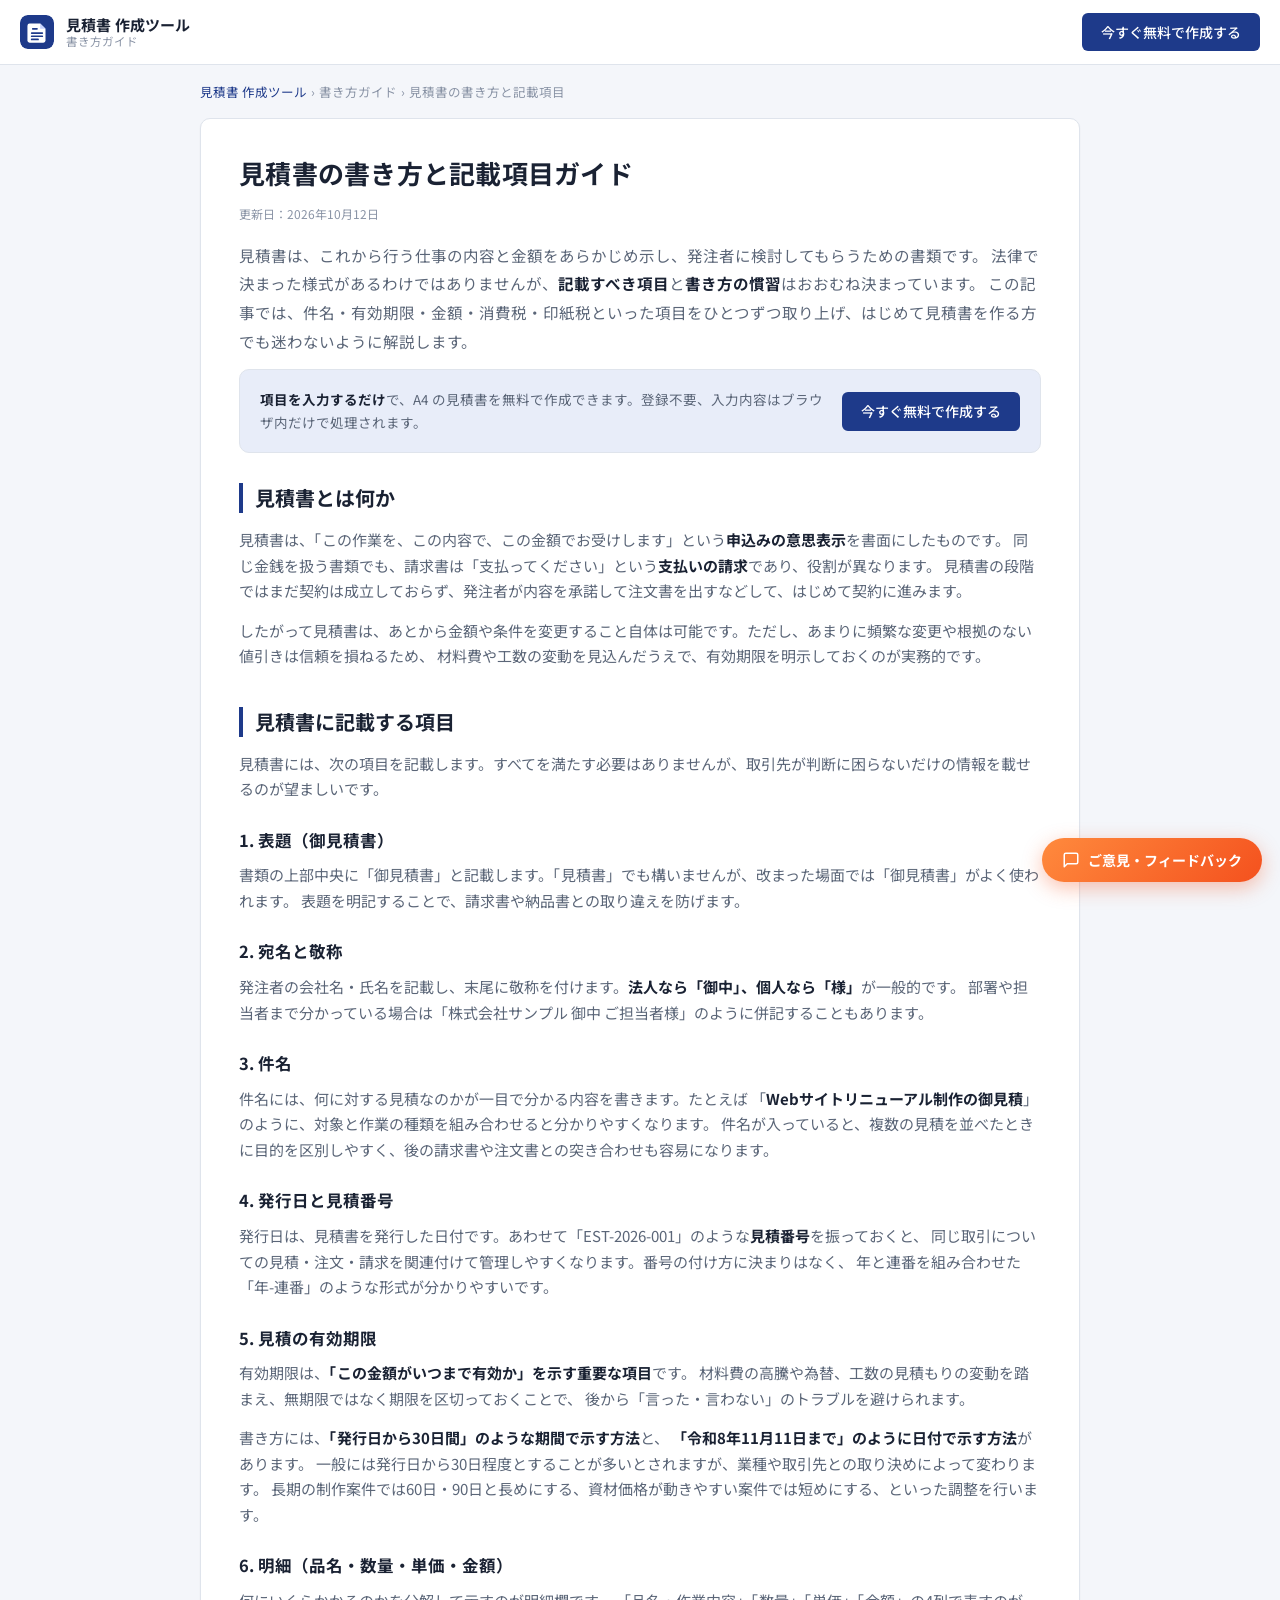
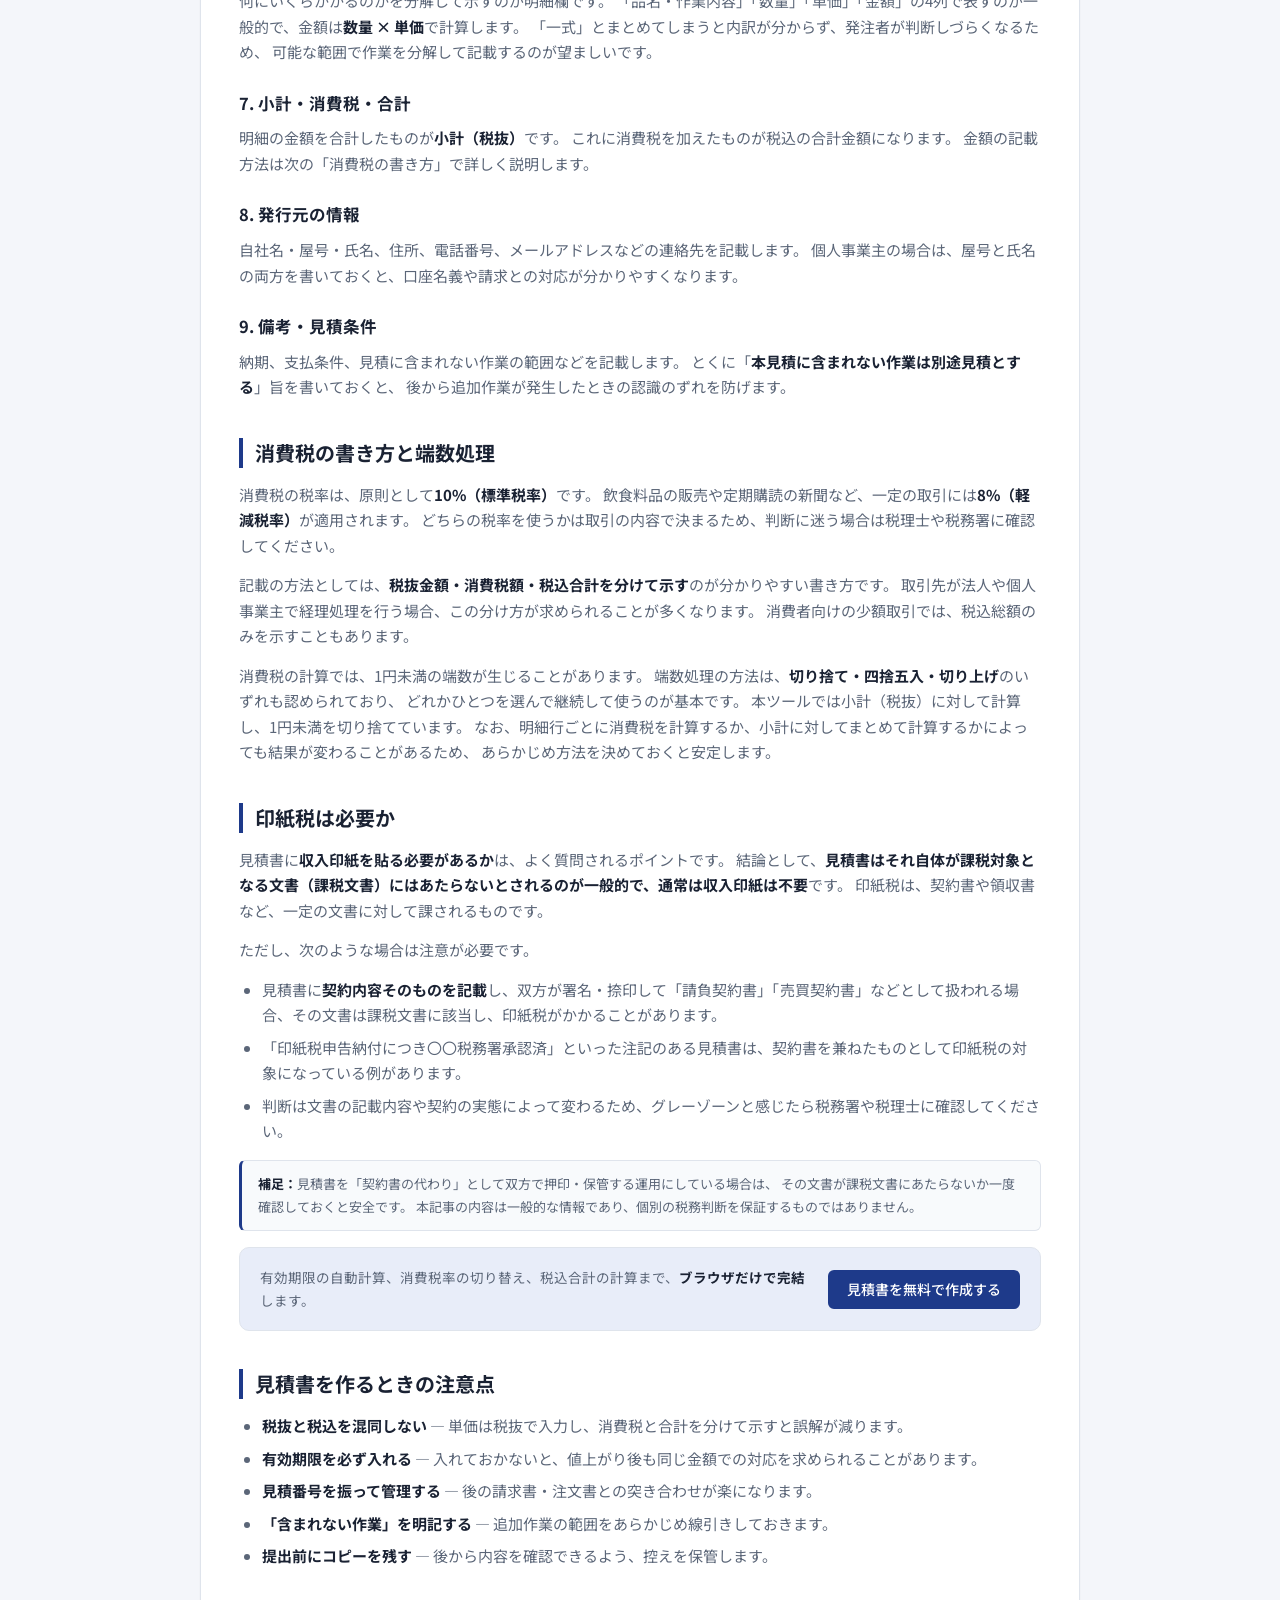
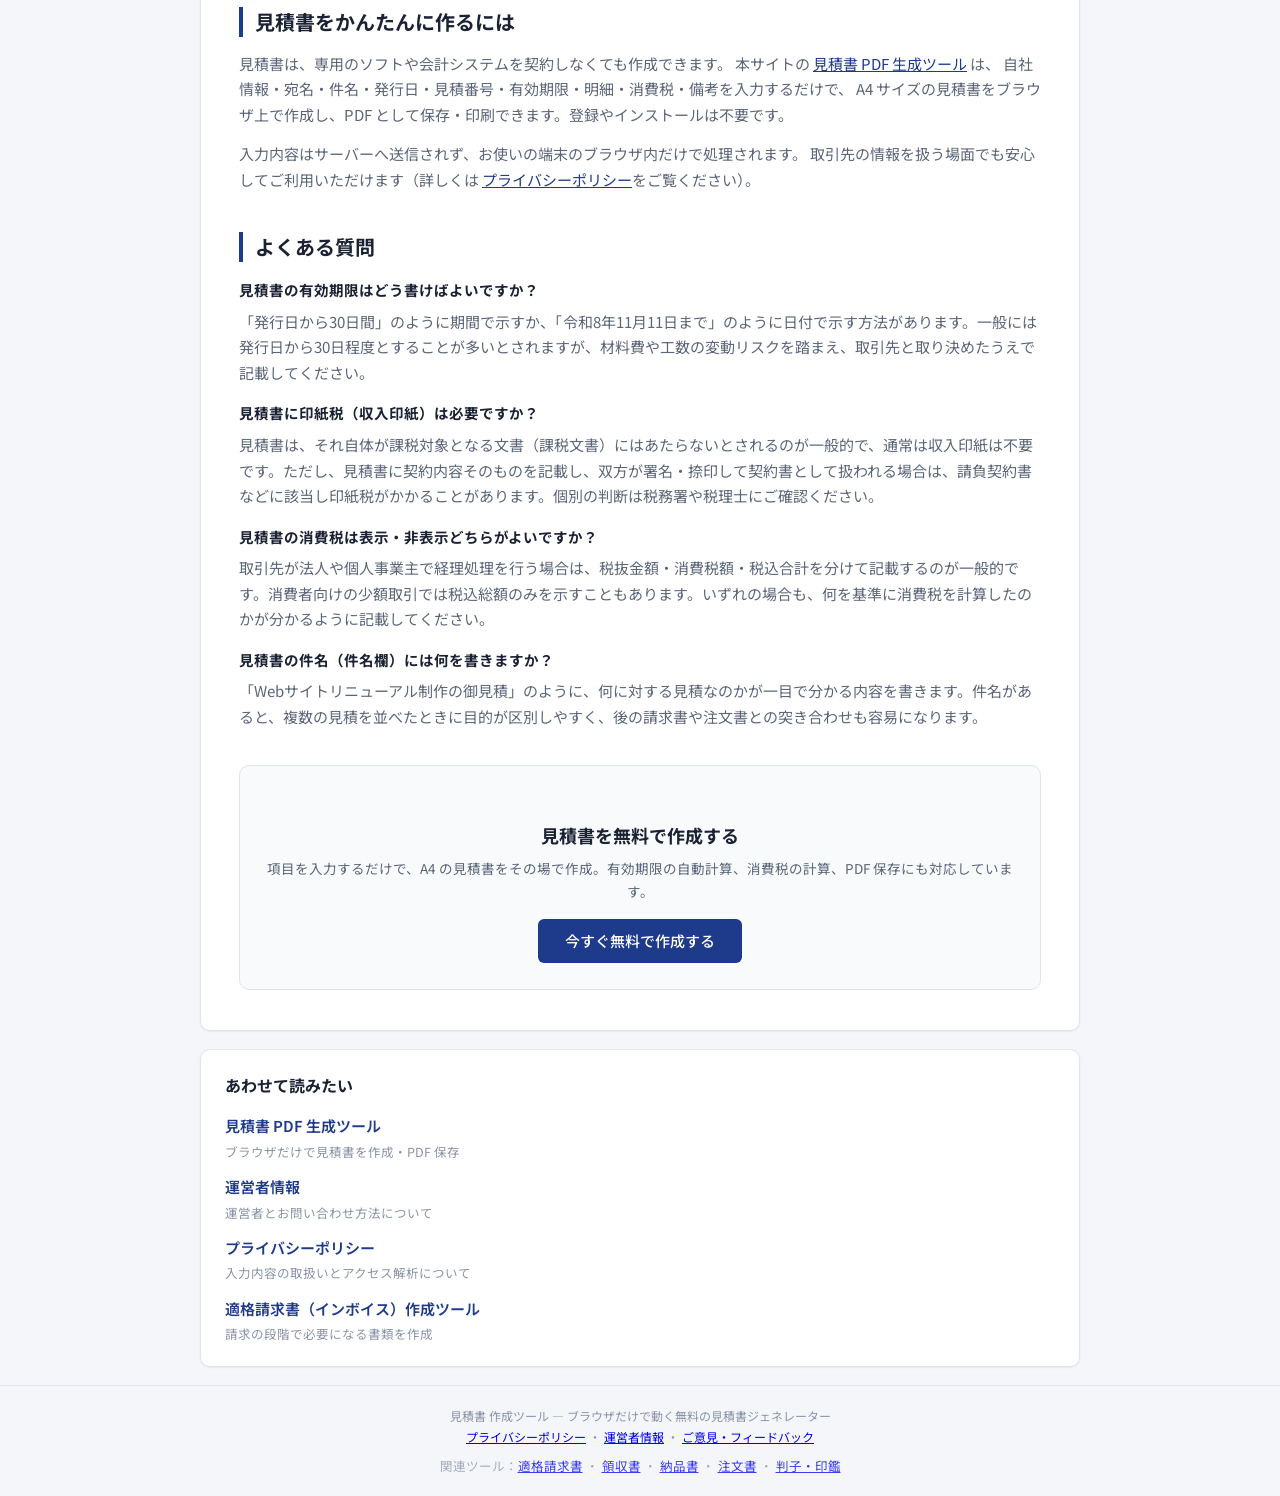
<file: kakikata.html>
<!DOCTYPE html>
<html lang="ja">
<head>
<meta charset="UTF-8">
<meta name="viewport" content="width=device-width, initial-scale=1">
<title>見積書の書き方と記載項目ガイド｜有効期限・消費税・印紙税まで解説</title>
<meta name="description" content="見積書の書き方を記載項目ごとに解説。件名・有効期限・金額の書き方、消費税（10% / 8%）の扱い、印紙税の要不要まで、フリーランス・個人事業主が押さえておきたいポイントをまとめました。無料ツールでそのまま作成できます。">
<meta name="keywords" content="見積書 書き方,見積書 記載項目,見積書 有効期限,見積書 件名,見積書 消費税,見積書 印紙税,御見積書 書き方">
<meta name="robots" content="index, follow">
<link rel="canonical" href="https://www.reveriel.com/mitsumori-pdf/kakikata.html">
<meta property="og:type" content="article">
<meta property="og:title" content="見積書の書き方と記載項目ガイド｜有効期限・消費税・印紙税まで解説">
<meta property="og:description" content="見積書の記載項目を一つずつ解説。件名・有効期限・金額・消費税・印紙税のポイントをまとめ、無料ツールで作成する方法も紹介します。">
<meta property="og:locale" content="ja_JP">
<meta property="og:url" content="https://www.reveriel.com/mitsumori-pdf/kakikata.html">
<meta property="og:image" content="https://www.reveriel.com/mitsumori-pdf/og-image.png">
<meta name="twitter:card" content="summary_large_image">
<meta name="twitter:image" content="https://www.reveriel.com/mitsumori-pdf/og-image.png">
<link rel="icon" href="data:image/svg+xml,%3Csvg xmlns='http://www.w3.org/2000/svg' viewBox='0 0 32 32'%3E%3Crect width='32' height='32' rx='7' fill='%231e3a8a'/%3E%3Cpath d='M9 8h10l5 5v11a2 2 0 0 1-2 2H9a2 2 0 0 1-2-2V10a2 2 0 0 1 2-2z' fill='%23ffffff'/%3E%3Cpath d='M19 8v5h5' fill='%23c7d2fe'/%3E%3Cg stroke='%231e3a8a' stroke-width='1.6' stroke-linecap='round'%3E%3Cpath d='M12 13h4M11 17h10M11 20h10M11 23h6'/%3E%3C/g%3E%3C/svg%3E">
<link rel="preconnect" href="https://fonts.googleapis.com">
<link rel="preconnect" href="https://fonts.gstatic.com" crossorigin>
<link href="https://fonts.googleapis.com/css2?family=Noto+Sans+JP:wght@400;500;700&family=Noto+Serif+JP:wght@400;600&display=swap" rel="stylesheet">
<link rel="stylesheet" href="style.css">
<link rel="stylesheet" href="guide.css">
<!-- Cloudflare Web Analytics --><script type='module' src='https://static.cloudflareinsights.com/beacon.min.js' data-cf-beacon='{"token": "6fc01bf3ac5e457ba1bd16b91e5b653e"}'></script><!-- End Cloudflare Web Analytics -->
<script type="application/ld+json">
{
  "@context": "https://schema.org",
  "@graph": [
    {
      "@type": "Article",
      "headline": "見積書の書き方と記載項目ガイド｜有効期限・消費税・印紙税まで解説",
      "description": "見積書の記載項目ごとの書き方を解説。件名・有効期限・金額・消費税・印紙税のポイントをまとめました。",
      "inLanguage": "ja",
      "datePublished": "2026-10-12",
      "dateModified": "2026-10-12",
      "author": { "@type": "Organization", "name": "Reveriel" },
      "publisher": { "@type": "Organization", "name": "Reveriel" },
      "mainEntityOfPage": { "@type": "WebPage", "@id": "https://www.reveriel.com/mitsumori-pdf/kakikata.html" },
      "image": "https://www.reveriel.com/mitsumori-pdf/og-image.png"
    },
    {
      "@type": "FAQPage",
      "mainEntity": [
        {
          "@type": "Question",
          "name": "見積書の有効期限はどう書けばよいですか？",
          "acceptedAnswer": {
            "@type": "Answer",
            "text": "「発行日から30日間」のように期間で示すか、「令和8年11月11日まで」のように日付で示す方法があります。一般には発行日から30日程度とすることが多いとされますが、材料費や工数の変動リスクを踏まえ、取引先と取り決めたうえで記載してください。"
          }
        },
        {
          "@type": "Question",
          "name": "見積書に印紙税（収入印紙）は必要ですか？",
          "acceptedAnswer": {
            "@type": "Answer",
            "text": "見積書は、それ自体が課税対象となる文書（課税文書）にはあたらないとされるのが一般的で、通常は収入印紙は不要です。ただし、見積書に契約内容そのものを記載し、双方が署名・捺印して契約書として扱われる場合は、請負契約書などに該当し印紙税がかかることがあります。個別の判断は税務署や税理士にご確認ください。"
          }
        },
        {
          "@type": "Question",
          "name": "見積書の消費税は表示・非表示どちらがよいですか？",
          "acceptedAnswer": {
            "@type": "Answer",
            "text": "取引先が法人や個人事業主で経理処理を行う場合は、税抜金額・消費税額・税込合計を分けて記載するのが一般的です。消費者向けの少額取引では税込総額のみを示すこともあります。いずれの場合も、何を基準に消費税を計算したのかが分かるように記載してください。"
          }
        },
        {
          "@type": "Question",
          "name": "見積書の件名（件名欄）には何を書きますか？",
          "acceptedAnswer": {
            "@type": "Answer",
            "text": "「Webサイトリニューアル制作の御見積」のように、何に対する見積なのかが一目で分かる内容を書きます。件名があると、複数の見積を並べたときに目的が区別しやすく、後の請求書や注文書との突き合わせも容易になります。"
          }
        }
      ]
    }
  ]
}
</script>
</head>
<body>

<header class="site-header no-print">
  <div class="wrap header-inner">
    <a class="brand" href="https://www.reveriel.com/mitsumori-pdf/" style="text-decoration:none;color:inherit;">
      <svg class="brand-mark" viewBox="0 0 32 32" aria-hidden="true">
        <rect width="32" height="32" rx="7" fill="currentColor"/>
        <path d="M9 8h10l5 5v11a2 2 0 0 1-2 2H9a2 2 0 0 1-2-2V10a2 2 0 0 1 2-2z" fill="#fff"/>
        <path d="M19 8v5h5" fill="#c7d2fe"/>
        <g stroke="currentColor" stroke-width="1.6" stroke-linecap="round">
          <path d="M12 13h4M11 17h10M11 20h10M11 23h6"/>
        </g>
      </svg>
      <div class="brand-text">
        <strong>見積書 作成ツール</strong>
        <span>書き方ガイド</span>
      </div>
    </a>
    <div class="header-actions">
      <a class="btn btn-primary" href="https://www.reveriel.com/mitsumori-pdf/">今すぐ無料で作成する</a>
    </div>
  </div>
</header>

<main class="wrap">
  <div class="guide-col">

    <nav class="breadcrumb no-print" aria-label="パンくず">
      <ol>
        <li><a href="https://www.reveriel.com/mitsumori-pdf/">見積書 作成ツール</a></li>
        <li>書き方ガイド</li>
        <li aria-current="page">見積書の書き方と記載項目</li>
      </ol>
    </nav>

    <article class="guide">
      <h1>見積書の書き方と記載項目ガイド</h1>
      <p class="guide-meta">更新日：2026年10月12日</p>
      <p class="guide-lead">
        見積書は、これから行う仕事の内容と金額をあらかじめ示し、発注者に検討してもらうための書類です。
        法律で決まった様式があるわけではありませんが、<strong>記載すべき項目</strong>と<strong>書き方の慣習</strong>はおおむね決まっています。
        この記事では、件名・有効期限・金額・消費税・印紙税といった項目をひとつずつ取り上げ、はじめて見積書を作る方でも迷わないように解説します。
      </p>

      <div class="guide-cta-box">
        <p><strong>項目を入力するだけ</strong>で、A4 の見積書を無料で作成できます。登録不要、入力内容はブラウザ内だけで処理されます。</p>
        <a class="btn btn-primary" href="https://www.reveriel.com/mitsumori-pdf/">今すぐ無料で作成する</a>
      </div>

      <h2>見積書とは何か</h2>
      <p>
        見積書は、「この作業を、この内容で、この金額でお受けします」という<strong>申込みの意思表示</strong>を書面にしたものです。
        同じ金銭を扱う書類でも、請求書は「支払ってください」という<strong>支払いの請求</strong>であり、役割が異なります。
        見積書の段階ではまだ契約は成立しておらず、発注者が内容を承諾して注文書を出すなどして、はじめて契約に進みます。
      </p>
      <p>
        したがって見積書は、あとから金額や条件を変更すること自体は可能です。ただし、あまりに頻繁な変更や根拠のない値引きは信頼を損ねるため、
        材料費や工数の変動を見込んだうえで、有効期限を明示しておくのが実務的です。
      </p>

      <h2>見積書に記載する項目</h2>
      <p>見積書には、次の項目を記載します。すべてを満たす必要はありませんが、取引先が判断に困らないだけの情報を載せるのが望ましいです。</p>

      <h3>1. 表題（御見積書）</h3>
      <p>
        書類の上部中央に「御見積書」と記載します。「見積書」でも構いませんが、改まった場面では「御見積書」がよく使われます。
        表題を明記することで、請求書や納品書との取り違えを防げます。
      </p>

      <h3>2. 宛名と敬称</h3>
      <p>
        発注者の会社名・氏名を記載し、末尾に敬称を付けます。<strong>法人なら「御中」、個人なら「様」</strong>が一般的です。
        部署や担当者まで分かっている場合は「株式会社サンプル 御中 ご担当者様」のように併記することもあります。
      </p>

      <h3>3. 件名</h3>
      <p>
        件名には、何に対する見積なのかが一目で分かる内容を書きます。たとえば
        「<strong>Webサイトリニューアル制作の御見積</strong>」のように、対象と作業の種類を組み合わせると分かりやすくなります。
        件名が入っていると、複数の見積を並べたときに目的を区別しやすく、後の請求書や注文書との突き合わせも容易になります。
      </p>

      <h3>4. 発行日と見積番号</h3>
      <p>
        発行日は、見積書を発行した日付です。あわせて「EST-2026-001」のような<strong>見積番号</strong>を振っておくと、
        同じ取引についての見積・注文・請求を関連付けて管理しやすくなります。番号の付け方に決まりはなく、
        年と連番を組み合わせた「年-連番」のような形式が分かりやすいです。
      </p>

      <h3>5. 見積の有効期限</h3>
      <p>
        有効期限は、<strong>「この金額がいつまで有効か」を示す重要な項目</strong>です。
        材料費の高騰や為替、工数の見積もりの変動を踏まえ、無期限ではなく期限を区切っておくことで、
        後から「言った・言わない」のトラブルを避けられます。
      </p>
      <p>
        書き方には、<strong>「発行日から30日間」のような期間で示す方法</strong>と、
        <strong>「令和8年11月11日まで」のように日付で示す方法</strong>があります。
        一般には発行日から30日程度とすることが多いとされますが、業種や取引先との取り決めによって変わります。
        長期の制作案件では60日・90日と長めにする、資材価格が動きやすい案件では短めにする、といった調整を行います。
      </p>

      <h3>6. 明細（品名・数量・単価・金額）</h3>
      <p>
        何にいくらかかるのかを分解して示すのが明細欄です。
        「品名・作業内容」「数量」「単価」「金額」の4列で表すのが一般的で、金額は<strong>数量 × 単価</strong>で計算します。
        「一式」とまとめてしまうと内訳が分からず、発注者が判断しづらくなるため、
        可能な範囲で作業を分解して記載するのが望ましいです。
      </p>

      <h3>7. 小計・消費税・合計</h3>
      <p>
        明細の金額を合計したものが<strong>小計（税抜）</strong>です。
        これに消費税を加えたものが税込の合計金額になります。
        金額の記載方法は次の「消費税の書き方」で詳しく説明します。
      </p>

      <h3>8. 発行元の情報</h3>
      <p>
        自社名・屋号・氏名、住所、電話番号、メールアドレスなどの連絡先を記載します。
        個人事業主の場合は、屋号と氏名の両方を書いておくと、口座名義や請求との対応が分かりやすくなります。
      </p>

      <h3>9. 備考・見積条件</h3>
      <p>
        納期、支払条件、見積に含まれない作業の範囲などを記載します。
        とくに「<strong>本見積に含まれない作業は別途見積とする</strong>」旨を書いておくと、
        後から追加作業が発生したときの認識のずれを防げます。
      </p>

      <h2>消費税の書き方と端数処理</h2>
      <p>
        消費税の税率は、原則として<strong>10%（標準税率）</strong>です。
        飲食料品の販売や定期購読の新聞など、一定の取引には<strong>8%（軽減税率）</strong>が適用されます。
        どちらの税率を使うかは取引の内容で決まるため、判断に迷う場合は税理士や税務署に確認してください。
      </p>
      <p>
        記載の方法としては、<strong>税抜金額・消費税額・税込合計を分けて示す</strong>のが分かりやすい書き方です。
        取引先が法人や個人事業主で経理処理を行う場合、この分け方が求められることが多くなります。
        消費者向けの少額取引では、税込総額のみを示すこともあります。
      </p>
      <p>
        消費税の計算では、1円未満の端数が生じることがあります。
        端数処理の方法は、<strong>切り捨て・四捨五入・切り上げ</strong>のいずれも認められており、
        どれかひとつを選んで継続して使うのが基本です。
        本ツールでは小計（税抜）に対して計算し、1円未満を切り捨てています。
        なお、明細行ごとに消費税を計算するか、小計に対してまとめて計算するかによっても結果が変わることがあるため、
        あらかじめ方法を決めておくと安定します。
      </p>

      <h2>印紙税は必要か</h2>
      <p>
        見積書に<strong>収入印紙を貼る必要があるか</strong>は、よく質問されるポイントです。
        結論として、<strong>見積書はそれ自体が課税対象となる文書（課税文書）にはあたらないとされるのが一般的で、通常は収入印紙は不要</strong>です。
        印紙税は、契約書や領収書など、一定の文書に対して課されるものです。
      </p>
      <p>
        ただし、次のような場合は注意が必要です。
      </p>
      <ul>
        <li>見積書に<strong>契約内容そのものを記載</strong>し、双方が署名・捺印して「請負契約書」「売買契約書」などとして扱われる場合、その文書は課税文書に該当し、印紙税がかかることがあります。</li>
        <li>「印紙税申告納付につき〇〇税務署承認済」といった注記のある見積書は、契約書を兼ねたものとして印紙税の対象になっている例があります。</li>
        <li>判断は文書の記載内容や契約の実態によって変わるため、グレーゾーンと感じたら税務署や税理士に確認してください。</li>
      </ul>
      <div class="guide-note">
        <strong>補足：</strong>見積書を「契約書の代わり」として双方で押印・保管する運用にしている場合は、
        その文書が課税文書にあたらないか一度確認しておくと安全です。
        本記事の内容は一般的な情報であり、個別の税務判断を保証するものではありません。
      </div>

      <div class="guide-cta-box">
        <p>有効期限の自動計算、消費税率の切り替え、税込合計の計算まで、<strong>ブラウザだけで完結</strong>します。</p>
        <a class="btn btn-primary" href="https://www.reveriel.com/mitsumori-pdf/">見積書を無料で作成する</a>
      </div>

      <h2>見積書を作るときの注意点</h2>
      <ul>
        <li><strong>税抜と税込を混同しない</strong> — 単価は税抜で入力し、消費税と合計を分けて示すと誤解が減ります。</li>
        <li><strong>有効期限を必ず入れる</strong> — 入れておかないと、値上がり後も同じ金額での対応を求められることがあります。</li>
        <li><strong>見積番号を振って管理する</strong> — 後の請求書・注文書との突き合わせが楽になります。</li>
        <li><strong>「含まれない作業」を明記する</strong> — 追加作業の範囲をあらかじめ線引きしておきます。</li>
        <li><strong>提出前にコピーを残す</strong> — 後から内容を確認できるよう、控えを保管します。</li>
      </ul>

      <h2>見積書をかんたんに作るには</h2>
      <p>
        見積書は、専用のソフトや会計システムを契約しなくても作成できます。
        本サイトの <a href="https://www.reveriel.com/mitsumori-pdf/">見積書 PDF 生成ツール</a> は、
        自社情報・宛名・件名・発行日・見積番号・有効期限・明細・消費税・備考を入力するだけで、
        A4 サイズの見積書をブラウザ上で作成し、PDF として保存・印刷できます。登録やインストールは不要です。
      </p>
      <p>
        入力内容はサーバーへ送信されず、お使いの端末のブラウザ内だけで処理されます。
        取引先の情報を扱う場面でも安心してご利用いただけます（詳しくは
        <a href="https://www.reveriel.com/mitsumori-pdf/privacy.html">プライバシーポリシー</a>をご覧ください）。
      </p>

      <section class="guide-faq" aria-labelledby="faqTitle">
        <h2 id="faqTitle">よくある質問</h2>
        <dl>
          <dt>見積書の有効期限はどう書けばよいですか？</dt>
          <dd>「発行日から30日間」のように期間で示すか、「令和8年11月11日まで」のように日付で示す方法があります。一般には発行日から30日程度とすることが多いとされますが、材料費や工数の変動リスクを踏まえ、取引先と取り決めたうえで記載してください。</dd>

          <dt>見積書に印紙税（収入印紙）は必要ですか？</dt>
          <dd>見積書は、それ自体が課税対象となる文書（課税文書）にはあたらないとされるのが一般的で、通常は収入印紙は不要です。ただし、見積書に契約内容そのものを記載し、双方が署名・捺印して契約書として扱われる場合は、請負契約書などに該当し印紙税がかかることがあります。個別の判断は税務署や税理士にご確認ください。</dd>

          <dt>見積書の消費税は表示・非表示どちらがよいですか？</dt>
          <dd>取引先が法人や個人事業主で経理処理を行う場合は、税抜金額・消費税額・税込合計を分けて記載するのが一般的です。消費者向けの少額取引では税込総額のみを示すこともあります。いずれの場合も、何を基準に消費税を計算したのかが分かるように記載してください。</dd>

          <dt>見積書の件名（件名欄）には何を書きますか？</dt>
          <dd>「Webサイトリニューアル制作の御見積」のように、何に対する見積なのかが一目で分かる内容を書きます。件名があると、複数の見積を並べたときに目的が区別しやすく、後の請求書や注文書との突き合わせも容易になります。</dd>
        </dl>
      </section>

      <div class="guide-cta-foot">
        <h2>見積書を無料で作成する</h2>
        <p>項目を入力するだけで、A4 の見積書をその場で作成。有効期限の自動計算、消費税の計算、PDF 保存にも対応しています。</p>
        <a class="btn btn-primary" href="https://www.reveriel.com/mitsumori-pdf/">今すぐ無料で作成する</a>
      </div>
    </article>

    <section class="guide-related no-print" aria-labelledby="relTitle">
      <h2 id="relTitle">あわせて読みたい</h2>
      <ul>
        <li><a href="https://www.reveriel.com/mitsumori-pdf/">見積書 PDF 生成ツール<span class="rel-desc">ブラウザだけで見積書を作成・PDF 保存</span></a></li>
        <li><a href="https://www.reveriel.com/mitsumori-pdf/company.html">運営者情報<span class="rel-desc">運営者とお問い合わせ方法について</span></a></li>
        <li><a href="https://www.reveriel.com/mitsumori-pdf/privacy.html">プライバシーポリシー<span class="rel-desc">入力内容の取扱いとアクセス解析について</span></a></li>
        <li><a href="https://www.reveriel.com/japan-invoice-pdf/">適格請求書（インボイス）作成ツール<span class="rel-desc">請求の段階で必要になる書類を作成</span></a></li>
      </ul>
    </section>

  </div>
</main>

<footer class="site-footer no-print">
  <div class="wrap">
    <p>見積書 作成ツール — ブラウザだけで動く無料の見積書ジェネレーター</p>
    <p>
      <a href="https://www.reveriel.com/mitsumori-pdf/privacy.html">プライバシーポリシー</a> ・
      <a href="https://www.reveriel.com/mitsumori-pdf/company.html">運営者情報</a> ・
      <a href="https://docs.google.com/forms/d/e/1FAIpQLSfHGUfgAlViT3TFiVtJi_EpJ4ioUpd9oGyaJ7rehEV-gBH_PA/viewform?usp=pp_url&amp;entry.1745177199=%E8%A6%8B%E7%A9%8D%E6%9B%B8" target="_blank" rel="noopener">ご意見・フィードバック</a>
    </p>
    <p style="margin-top:8px;font-size:12.5px;opacity:.75;">関連ツール：<a href="https://www.reveriel.com/japan-invoice-pdf/">適格請求書</a> ・ <a href="https://www.reveriel.com/ryoshusho-pdf/">領収書</a> ・ <a href="https://www.reveriel.com/nohinsho-pdf/">納品書</a> ・ <a href="https://www.reveriel.com/chumonsho-pdf/">注文書</a> ・ <a href="https://www.reveriel.com/hanko-generator/">判子・印鑑</a></p>
  </div>
</footer>

<a href="https://docs.google.com/forms/d/e/1FAIpQLSfHGUfgAlViT3TFiVtJi_EpJ4ioUpd9oGyaJ7rehEV-gBH_PA/viewform?usp=pp_url&amp;entry.1745177199=%E8%A6%8B%E7%A9%8D%E6%9B%B8" target="_blank" rel="noopener" class="feedback-fab" aria-label="ご意見・フィードバックを送る">
  <svg viewBox="0 0 24 24" fill="none" stroke="currentColor" stroke-width="2" stroke-linecap="round" stroke-linejoin="round" aria-hidden="true"><path d="M21 15a2 2 0 0 1-2 2H7l-4 4V5a2 2 0 0 1 2-2h14a2 2 0 0 1 2 2z"/></svg>
  <span>ご意見・フィードバック</span>
</a>
</body>
</html>
</file>
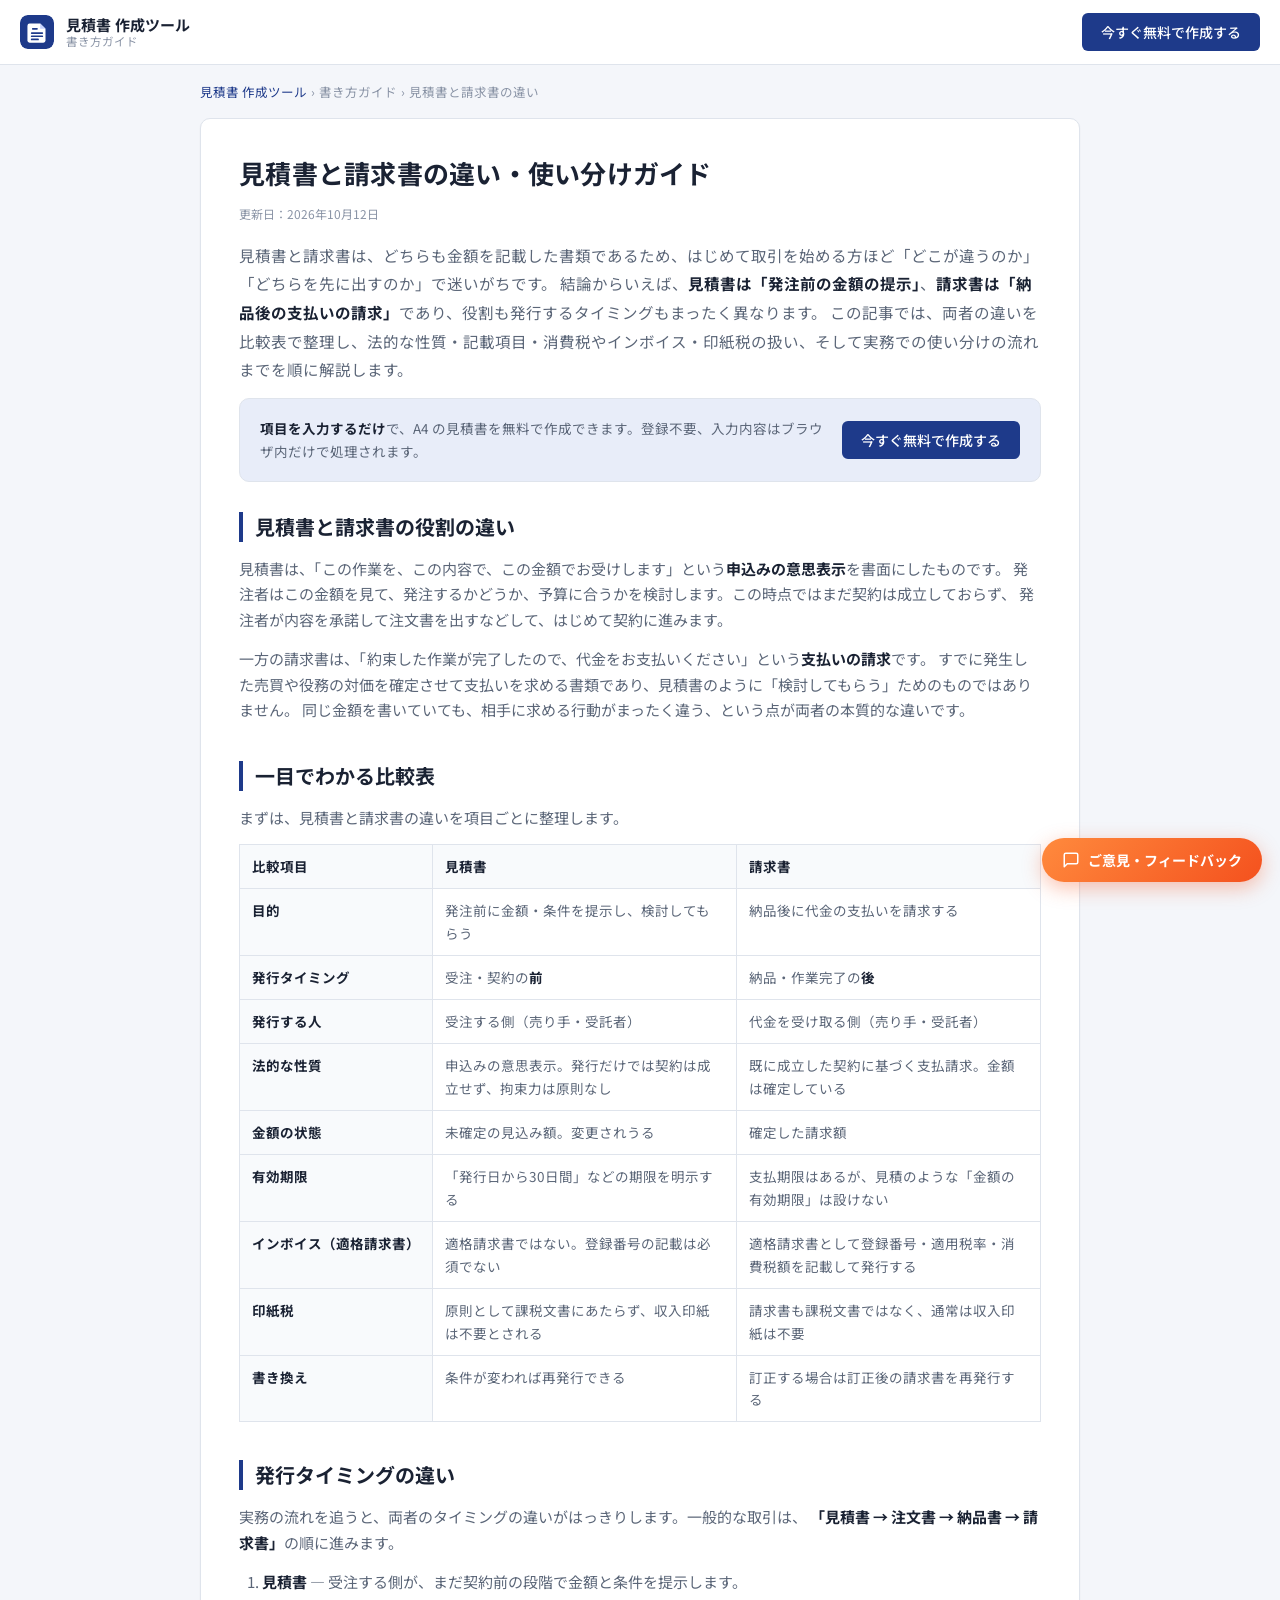
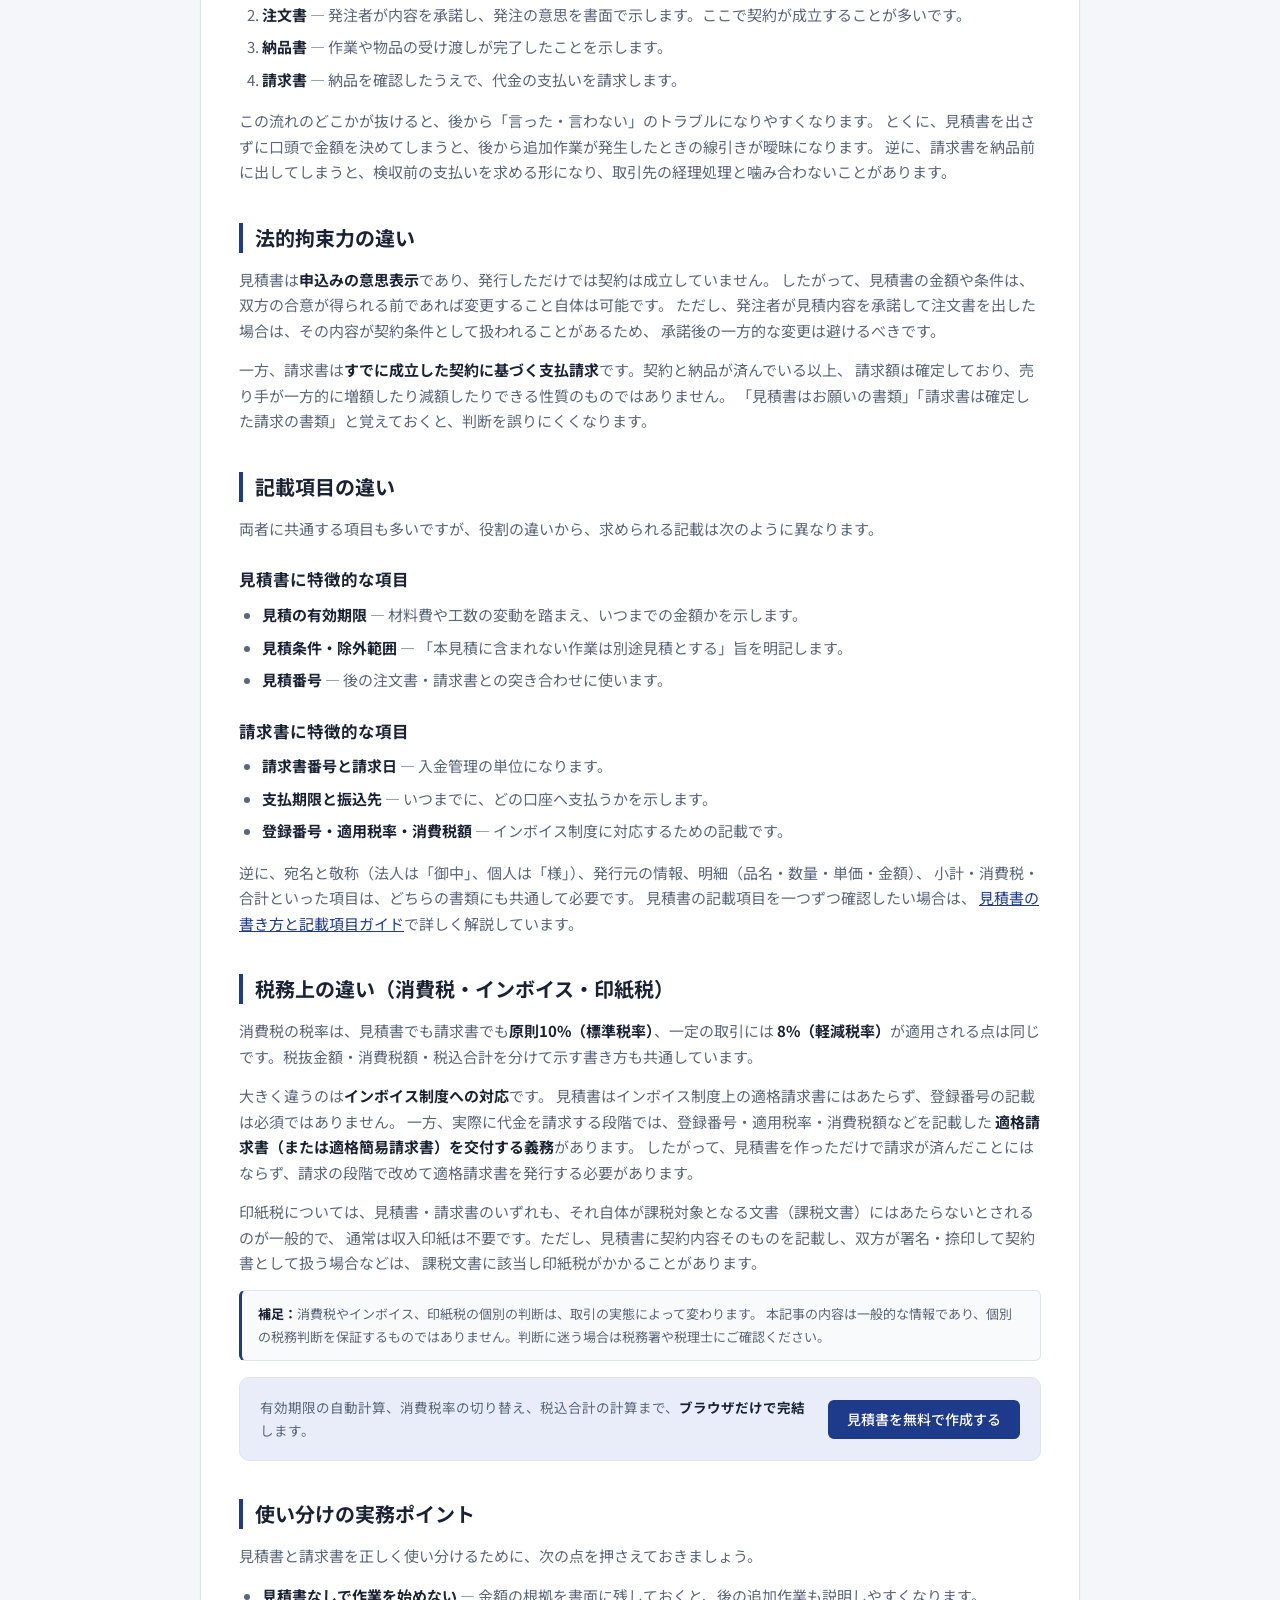
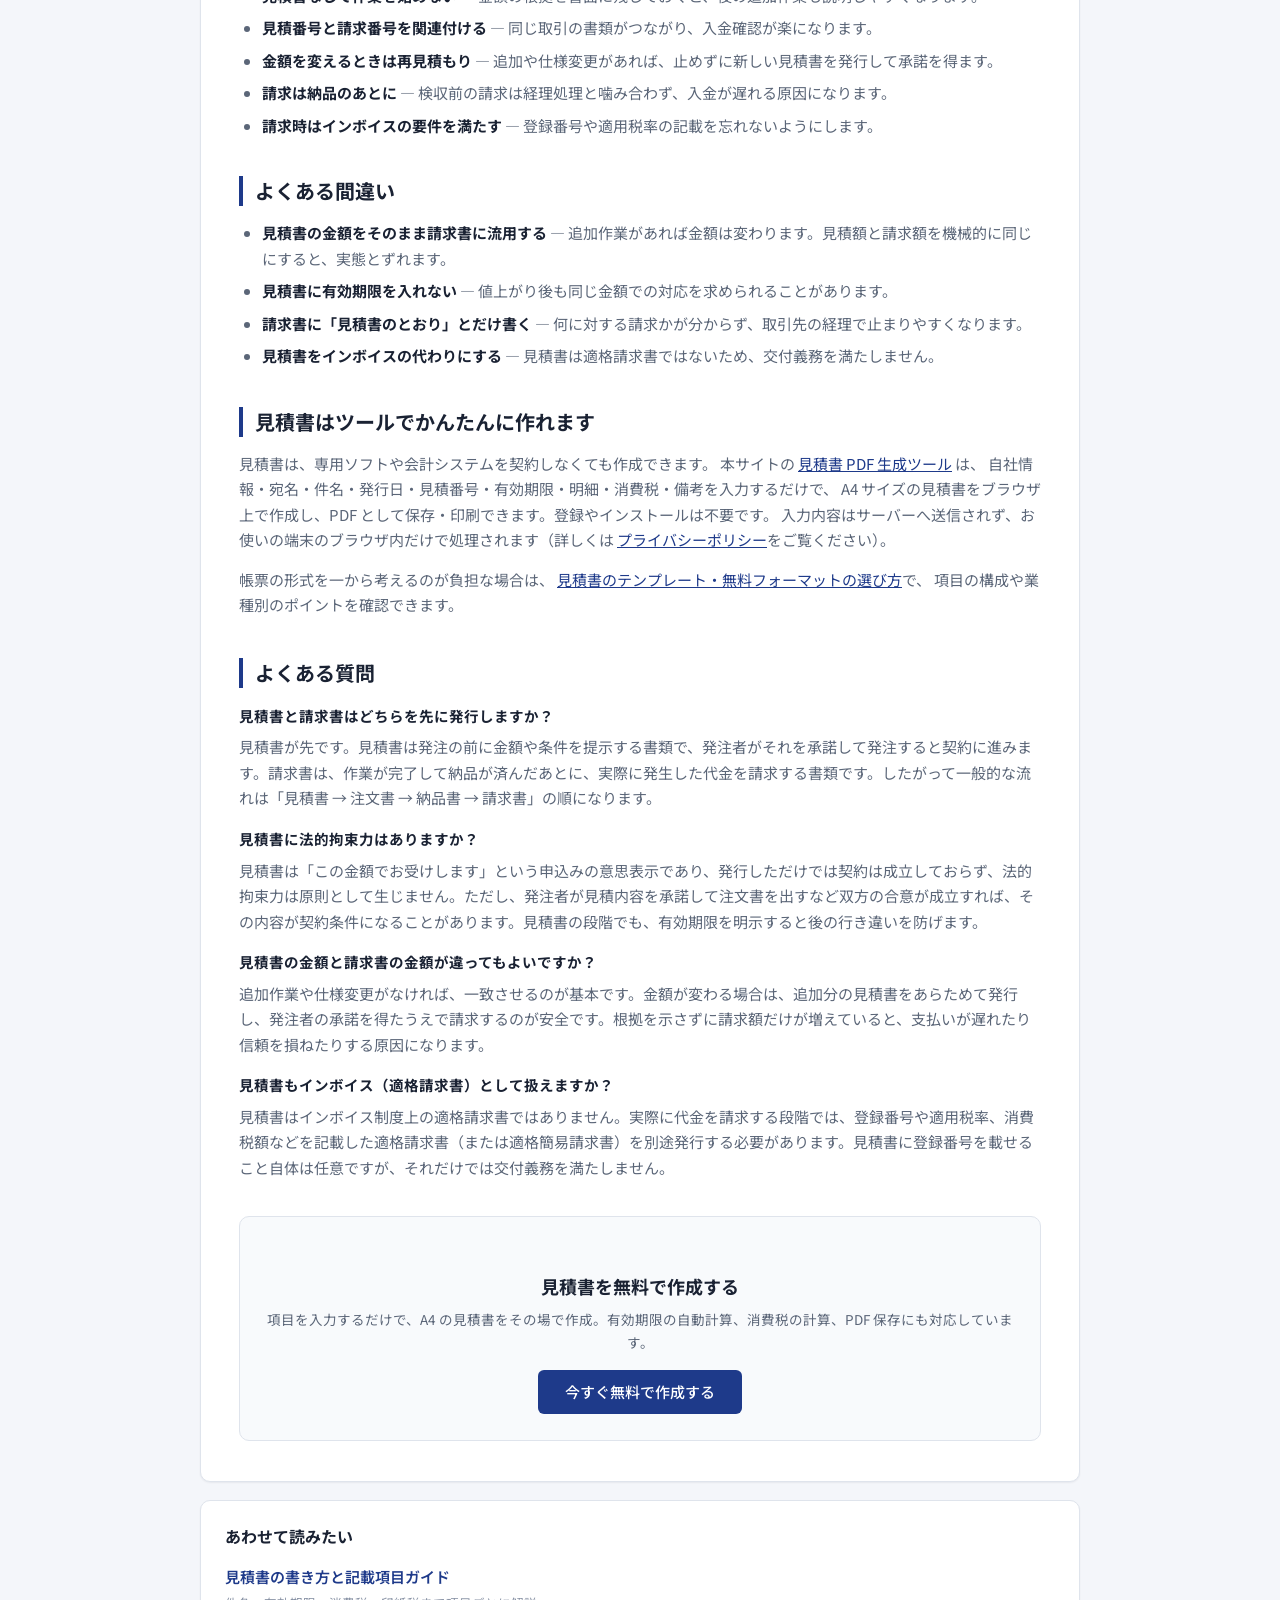
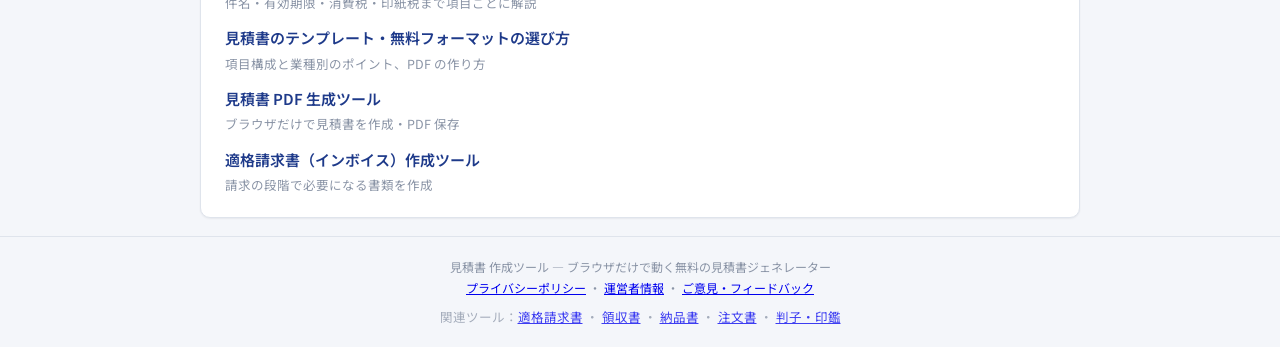
<file: mitsumori-vs-seikyusho.html>
<!DOCTYPE html>
<html lang="ja">
<head>
<meta charset="UTF-8">
<meta name="viewport" content="width=device-width, initial-scale=1">
<title>見積書と請求書の違い・使い分けガイド｜発行タイミングと記載項目を比較</title>
<meta name="description" content="見積書と請求書の違いを、発行タイミング・法的拘束力・記載項目・消費税やインボイス・印紙税の観点から比較表で解説。見積から請求までの実務の流れと、よくある間違いもまとめました。無料ツールでそのまま作成できます。">
<meta name="keywords" content="見積書 請求書 違い,見積書 請求書 使い分け,見積書 発行タイミング,見積書 法的拘束力,請求書 意味,見積書 請求書 記載項目">
<meta name="robots" content="index, follow">
<link rel="canonical" href="https://www.reveriel.com/mitsumori-pdf/mitsumori-vs-seikyusho.html">
<meta property="og:type" content="article">
<meta property="og:title" content="見積書と請求書の違い・使い分けガイド｜発行タイミングと記載項目を比較">
<meta property="og:description" content="見積書と請求書は何が違うのか。発行タイミング・法的な性質・記載項目・税の扱いを比較表で整理し、実務での使い分けを解説します。">
<meta property="og:locale" content="ja_JP">
<meta property="og:url" content="https://www.reveriel.com/mitsumori-pdf/mitsumori-vs-seikyusho.html">
<meta property="og:image" content="https://www.reveriel.com/mitsumori-pdf/og-image.png">
<meta name="twitter:card" content="summary_large_image">
<meta name="twitter:image" content="https://www.reveriel.com/mitsumori-pdf/og-image.png">
<link rel="icon" href="data:image/svg+xml,%3Csvg xmlns='http://www.w3.org/2000/svg' viewBox='0 0 32 32'%3E%3Crect width='32' height='32' rx='7' fill='%231e3a8a'/%3E%3Cpath d='M9 8h10l5 5v11a2 2 0 0 1-2 2H9a2 2 0 0 1-2-2V10a2 2 0 0 1 2-2z' fill='%23ffffff'/%3E%3Cpath d='M19 8v5h5' fill='%23c7d2fe'/%3E%3Cg stroke='%231e3a8a' stroke-width='1.6' stroke-linecap='round'%3E%3Cpath d='M12 13h4M11 17h10M11 20h10M11 23h6'/%3E%3C/g%3E%3C/svg%3E">
<link rel="preconnect" href="https://fonts.googleapis.com">
<link rel="preconnect" href="https://fonts.gstatic.com" crossorigin>
<link href="https://fonts.googleapis.com/css2?family=Noto+Sans+JP:wght@400;500;700&family=Noto+Serif+JP:wght@400;600&display=swap" rel="stylesheet">
<link rel="stylesheet" href="style.css">
<link rel="stylesheet" href="guide.css">
<!-- Cloudflare Web Analytics --><script type='module' src='https://static.cloudflareinsights.com/beacon.min.js' data-cf-beacon='{"token": "6fc01bf3ac5e457ba1bd16b91e5b653e"}'></script><!-- End Cloudflare Web Analytics -->
<script type="application/ld+json">
{
  "@context": "https://schema.org",
  "@graph": [
    {
      "@type": "Article",
      "headline": "見積書と請求書の違い・使い分けガイド｜発行タイミングと記載項目を比較",
      "description": "見積書と請求書の違いを、発行タイミング・法的拘束力・記載項目・消費税や印紙税の観点から比較表で解説します。",
      "inLanguage": "ja",
      "datePublished": "2026-10-12",
      "dateModified": "2026-10-12",
      "author": { "@type": "Organization", "name": "Reveriel" },
      "publisher": { "@type": "Organization", "name": "Reveriel" },
      "mainEntityOfPage": { "@type": "WebPage", "@id": "https://www.reveriel.com/mitsumori-pdf/mitsumori-vs-seikyusho.html" },
      "image": "https://www.reveriel.com/mitsumori-pdf/og-image.png"
    },
    {
      "@type": "FAQPage",
      "mainEntity": [
        {
          "@type": "Question",
          "name": "見積書と請求書はどちらを先に発行しますか？",
          "acceptedAnswer": {
            "@type": "Answer",
            "text": "見積書が先です。見積書は発注の前に金額や条件を提示する書類で、発注者がそれを承諾して発注すると契約に進みます。請求書は、作業が完了して納品が済んだあとに、実際に発生した代金を請求する書類です。したがって一般的な流れは「見積書 → 注文書 → 納品書 → 請求書」の順になります。"
          }
        },
        {
          "@type": "Question",
          "name": "見積書に法的拘束力はありますか？",
          "acceptedAnswer": {
            "@type": "Answer",
            "text": "見積書は「この金額でお受けします」という申込みの意思表示であり、発行しただけでは契約は成立しておらず、法的拘束力は原則として生じません。ただし、発注者が見積内容を承諾して注文書を出すなど双方の合意が成立すれば、その内容が契約条件になることがあります。見積書の段階でも、有効期限を明示すると後の行き違いを防げます。"
          }
        },
        {
          "@type": "Question",
          "name": "見積書の金額と請求書の金額が違ってもよいですか？",
          "acceptedAnswer": {
            "@type": "Answer",
            "text": "追加作業や仕様変更がなければ、一致させるのが基本です。金額が変わる場合は、追加分の見積書をあらためて発行し、発注者の承諾を得たうえで請求するのが安全です。根拠を示さずに請求額だけが増えていると、支払いが遅れたり信頼を損ねたりする原因になります。"
          }
        },
        {
          "@type": "Question",
          "name": "見積書もインボイス（適格請求書）として扱えますか？",
          "acceptedAnswer": {
            "@type": "Answer",
            "text": "見積書はインボイス制度上の適格請求書ではありません。実際に代金を請求する段階では、登録番号や適用税率、消費税額などを記載した適格請求書（または適格簡易請求書）を別途発行する必要があります。見積書に登録番号を載せること自体は任意ですが、それだけでは交付義務を満たしません。"
          }
        }
      ]
    }
  ]
}
</script>
</head>
<body>

<header class="site-header no-print">
  <div class="wrap header-inner">
    <a class="brand" href="https://www.reveriel.com/mitsumori-pdf/" style="text-decoration:none;color:inherit;">
      <svg class="brand-mark" viewBox="0 0 32 32" aria-hidden="true">
        <rect width="32" height="32" rx="7" fill="currentColor"/>
        <path d="M9 8h10l5 5v11a2 2 0 0 1-2 2H9a2 2 0 0 1-2-2V10a2 2 0 0 1 2-2z" fill="#fff"/>
        <path d="M19 8v5h5" fill="#c7d2fe"/>
        <g stroke="currentColor" stroke-width="1.6" stroke-linecap="round">
          <path d="M12 13h4M11 17h10M11 20h10M11 23h6"/>
        </g>
      </svg>
      <div class="brand-text">
        <strong>見積書 作成ツール</strong>
        <span>書き方ガイド</span>
      </div>
    </a>
    <div class="header-actions">
      <a class="btn btn-primary" href="https://www.reveriel.com/mitsumori-pdf/">今すぐ無料で作成する</a>
    </div>
  </div>
</header>

<main class="wrap">
  <div class="guide-col">

    <nav class="breadcrumb no-print" aria-label="パンくず">
      <ol>
        <li><a href="https://www.reveriel.com/mitsumori-pdf/">見積書 作成ツール</a></li>
        <li>書き方ガイド</li>
        <li aria-current="page">見積書と請求書の違い</li>
      </ol>
    </nav>

    <article class="guide">
      <h1>見積書と請求書の違い・使い分けガイド</h1>
      <p class="guide-meta">更新日：2026年10月12日</p>
      <p class="guide-lead">
        見積書と請求書は、どちらも金額を記載した書類であるため、はじめて取引を始める方ほど「どこが違うのか」「どちらを先に出すのか」で迷いがちです。
        結論からいえば、<strong>見積書は「発注前の金額の提示」</strong>、<strong>請求書は「納品後の支払いの請求」</strong>であり、役割も発行するタイミングもまったく異なります。
        この記事では、両者の違いを比較表で整理し、法的な性質・記載項目・消費税やインボイス・印紙税の扱い、そして実務での使い分けの流れまでを順に解説します。
      </p>

      <div class="guide-cta-box">
        <p><strong>項目を入力するだけ</strong>で、A4 の見積書を無料で作成できます。登録不要、入力内容はブラウザ内だけで処理されます。</p>
        <a class="btn btn-primary" href="https://www.reveriel.com/mitsumori-pdf/">今すぐ無料で作成する</a>
      </div>

      <h2>見積書と請求書の役割の違い</h2>
      <p>
        見積書は、「この作業を、この内容で、この金額でお受けします」という<strong>申込みの意思表示</strong>を書面にしたものです。
        発注者はこの金額を見て、発注するかどうか、予算に合うかを検討します。この時点ではまだ契約は成立しておらず、
        発注者が内容を承諾して注文書を出すなどして、はじめて契約に進みます。
      </p>
      <p>
        一方の請求書は、「約束した作業が完了したので、代金をお支払いください」という<strong>支払いの請求</strong>です。
        すでに発生した売買や役務の対価を確定させて支払いを求める書類であり、見積書のように「検討してもらう」ためのものではありません。
        同じ金額を書いていても、相手に求める行動がまったく違う、という点が両者の本質的な違いです。
      </p>

      <h2>一目でわかる比較表</h2>
      <p>まずは、見積書と請求書の違いを項目ごとに整理します。</p>
      <table class="guide-table">
        <thead>
          <tr><th>比較項目</th><th>見積書</th><th>請求書</th></tr>
        </thead>
        <tbody>
          <tr>
            <th>目的</th>
            <td>発注前に金額・条件を提示し、検討してもらう</td>
            <td>納品後に代金の支払いを請求する</td>
          </tr>
          <tr>
            <th>発行タイミング</th>
            <td>受注・契約の<strong>前</strong></td>
            <td>納品・作業完了の<strong>後</strong></td>
          </tr>
          <tr>
            <th>発行する人</th>
            <td>受注する側（売り手・受託者）</td>
            <td>代金を受け取る側（売り手・受託者）</td>
          </tr>
          <tr>
            <th>法的な性質</th>
            <td>申込みの意思表示。発行だけでは契約は成立せず、拘束力は原則なし</td>
            <td>既に成立した契約に基づく支払請求。金額は確定している</td>
          </tr>
          <tr>
            <th>金額の状態</th>
            <td>未確定の見込み額。変更されうる</td>
            <td>確定した請求額</td>
          </tr>
          <tr>
            <th>有効期限</th>
            <td>「発行日から30日間」などの期限を明示する</td>
            <td>支払期限はあるが、見積のような「金額の有効期限」は設けない</td>
          </tr>
          <tr>
            <th>インボイス（適格請求書）</th>
            <td>適格請求書ではない。登録番号の記載は必須でない</td>
            <td>適格請求書として登録番号・適用税率・消費税額を記載して発行する</td>
          </tr>
          <tr>
            <th>印紙税</th>
            <td>原則として課税文書にあたらず、収入印紙は不要とされる</td>
            <td>請求書も課税文書ではなく、通常は収入印紙は不要</td>
          </tr>
          <tr>
            <th>書き換え</th>
            <td>条件が変われば再発行できる</td>
            <td>訂正する場合は訂正後の請求書を再発行する</td>
          </tr>
        </tbody>
      </table>

      <h2>発行タイミングの違い</h2>
      <p>
        実務の流れを追うと、両者のタイミングの違いがはっきりします。一般的な取引は、
        <strong>「見積書 → 注文書 → 納品書 → 請求書」</strong>の順に進みます。
      </p>
      <ol>
        <li><strong>見積書</strong> — 受注する側が、まだ契約前の段階で金額と条件を提示します。</li>
        <li><strong>注文書</strong> — 発注者が内容を承諾し、発注の意思を書面で示します。ここで契約が成立することが多いです。</li>
        <li><strong>納品書</strong> — 作業や物品の受け渡しが完了したことを示します。</li>
        <li><strong>請求書</strong> — 納品を確認したうえで、代金の支払いを請求します。</li>
      </ol>
      <p>
        この流れのどこかが抜けると、後から「言った・言わない」のトラブルになりやすくなります。
        とくに、見積書を出さずに口頭で金額を決めてしまうと、後から追加作業が発生したときの線引きが曖昧になります。
        逆に、請求書を納品前に出してしまうと、検収前の支払いを求める形になり、取引先の経理処理と噛み合わないことがあります。
      </p>

      <h2>法的拘束力の違い</h2>
      <p>
        見積書は<strong>申込みの意思表示</strong>であり、発行しただけでは契約は成立していません。
        したがって、見積書の金額や条件は、双方の合意が得られる前であれば変更すること自体は可能です。
        ただし、発注者が見積内容を承諾して注文書を出した場合は、その内容が契約条件として扱われることがあるため、
        承諾後の一方的な変更は避けるべきです。
      </p>
      <p>
        一方、請求書は<strong>すでに成立した契約に基づく支払請求</strong>です。契約と納品が済んでいる以上、
        請求額は確定しており、売り手が一方的に増額したり減額したりできる性質のものではありません。
        「見積書はお願いの書類」「請求書は確定した請求の書類」と覚えておくと、判断を誤りにくくなります。
      </p>

      <h2>記載項目の違い</h2>
      <p>両者に共通する項目も多いですが、役割の違いから、求められる記載は次のように異なります。</p>
      <h3>見積書に特徴的な項目</h3>
      <ul>
        <li><strong>見積の有効期限</strong> — 材料費や工数の変動を踏まえ、いつまでの金額かを示します。</li>
        <li><strong>見積条件・除外範囲</strong> — 「本見積に含まれない作業は別途見積とする」旨を明記します。</li>
        <li><strong>見積番号</strong> — 後の注文書・請求書との突き合わせに使います。</li>
      </ul>
      <h3>請求書に特徴的な項目</h3>
      <ul>
        <li><strong>請求書番号と請求日</strong> — 入金管理の単位になります。</li>
        <li><strong>支払期限と振込先</strong> — いつまでに、どの口座へ支払うかを示します。</li>
        <li><strong>登録番号・適用税率・消費税額</strong> — インボイス制度に対応するための記載です。</li>
      </ul>
      <p>
        逆に、宛名と敬称（法人は「御中」、個人は「様」）、発行元の情報、明細（品名・数量・単価・金額）、
        小計・消費税・合計といった項目は、どちらの書類にも共通して必要です。
        見積書の記載項目を一つずつ確認したい場合は、
        <a href="https://www.reveriel.com/mitsumori-pdf/kakikata.html">見積書の書き方と記載項目ガイド</a>で詳しく解説しています。
      </p>

      <h2>税務上の違い（消費税・インボイス・印紙税）</h2>
      <p>
        消費税の税率は、見積書でも請求書でも<strong>原則10%（標準税率）</strong>、一定の取引には
        <strong>8%（軽減税率）</strong>が適用される点は同じです。税抜金額・消費税額・税込合計を分けて示す書き方も共通しています。
      </p>
      <p>
        大きく違うのは<strong>インボイス制度への対応</strong>です。
        見積書はインボイス制度上の適格請求書にはあたらず、登録番号の記載は必須ではありません。
        一方、実際に代金を請求する段階では、登録番号・適用税率・消費税額などを記載した
        <strong>適格請求書（または適格簡易請求書）を交付する義務</strong>があります。
        したがって、見積書を作っただけで請求が済んだことにはならず、請求の段階で改めて適格請求書を発行する必要があります。
      </p>
      <p>
        印紙税については、見積書・請求書のいずれも、それ自体が課税対象となる文書（課税文書）にはあたらないとされるのが一般的で、
        通常は収入印紙は不要です。ただし、見積書に契約内容そのものを記載し、双方が署名・捺印して契約書として扱う場合などは、
        課税文書に該当し印紙税がかかることがあります。
      </p>
      <div class="guide-note">
        <strong>補足：</strong>消費税やインボイス、印紙税の個別の判断は、取引の実態によって変わります。
        本記事の内容は一般的な情報であり、個別の税務判断を保証するものではありません。判断に迷う場合は税務署や税理士にご確認ください。
      </div>

      <div class="guide-cta-box">
        <p>有効期限の自動計算、消費税率の切り替え、税込合計の計算まで、<strong>ブラウザだけで完結</strong>します。</p>
        <a class="btn btn-primary" href="https://www.reveriel.com/mitsumori-pdf/">見積書を無料で作成する</a>
      </div>

      <h2>使い分けの実務ポイント</h2>
      <p>見積書と請求書を正しく使い分けるために、次の点を押さえておきましょう。</p>
      <ul>
        <li><strong>見積書なしで作業を始めない</strong> — 金額の根拠を書面に残しておくと、後の追加作業も説明しやすくなります。</li>
        <li><strong>見積番号と請求番号を関連付ける</strong> — 同じ取引の書類がつながり、入金確認が楽になります。</li>
        <li><strong>金額を変えるときは再見積もり</strong> — 追加や仕様変更があれば、止めずに新しい見積書を発行して承諾を得ます。</li>
        <li><strong>請求は納品のあとに</strong> — 検収前の請求は経理処理と噛み合わず、入金が遅れる原因になります。</li>
        <li><strong>請求時はインボイスの要件を満たす</strong> — 登録番号や適用税率の記載を忘れないようにします。</li>
      </ul>

      <h2>よくある間違い</h2>
      <ul>
        <li><strong>見積書の金額をそのまま請求書に流用する</strong> — 追加作業があれば金額は変わります。見積額と請求額を機械的に同じにすると、実態とずれます。</li>
        <li><strong>見積書に有効期限を入れない</strong> — 値上がり後も同じ金額での対応を求められることがあります。</li>
        <li><strong>請求書に「見積書のとおり」とだけ書く</strong> — 何に対する請求かが分からず、取引先の経理で止まりやすくなります。</li>
        <li><strong>見積書をインボイスの代わりにする</strong> — 見積書は適格請求書ではないため、交付義務を満たしません。</li>
      </ul>

      <h2>見積書はツールでかんたんに作れます</h2>
      <p>
        見積書は、専用ソフトや会計システムを契約しなくても作成できます。
        本サイトの <a href="https://www.reveriel.com/mitsumori-pdf/">見積書 PDF 生成ツール</a> は、
        自社情報・宛名・件名・発行日・見積番号・有効期限・明細・消費税・備考を入力するだけで、
        A4 サイズの見積書をブラウザ上で作成し、PDF として保存・印刷できます。登録やインストールは不要です。
        入力内容はサーバーへ送信されず、お使いの端末のブラウザ内だけで処理されます（詳しくは
        <a href="https://www.reveriel.com/mitsumori-pdf/privacy.html">プライバシーポリシー</a>をご覧ください）。
      </p>
      <p>
        帳票の形式を一から考えるのが負担な場合は、
        <a href="https://www.reveriel.com/mitsumori-pdf/template.html">見積書のテンプレート・無料フォーマットの選び方</a>で、
        項目の構成や業種別のポイントを確認できます。
      </p>

      <section class="guide-faq" aria-labelledby="faqTitle">
        <h2 id="faqTitle">よくある質問</h2>
        <dl>
          <dt>見積書と請求書はどちらを先に発行しますか？</dt>
          <dd>見積書が先です。見積書は発注の前に金額や条件を提示する書類で、発注者がそれを承諾して発注すると契約に進みます。請求書は、作業が完了して納品が済んだあとに、実際に発生した代金を請求する書類です。したがって一般的な流れは「見積書 → 注文書 → 納品書 → 請求書」の順になります。</dd>

          <dt>見積書に法的拘束力はありますか？</dt>
          <dd>見積書は「この金額でお受けします」という申込みの意思表示であり、発行しただけでは契約は成立しておらず、法的拘束力は原則として生じません。ただし、発注者が見積内容を承諾して注文書を出すなど双方の合意が成立すれば、その内容が契約条件になることがあります。見積書の段階でも、有効期限を明示すると後の行き違いを防げます。</dd>

          <dt>見積書の金額と請求書の金額が違ってもよいですか？</dt>
          <dd>追加作業や仕様変更がなければ、一致させるのが基本です。金額が変わる場合は、追加分の見積書をあらためて発行し、発注者の承諾を得たうえで請求するのが安全です。根拠を示さずに請求額だけが増えていると、支払いが遅れたり信頼を損ねたりする原因になります。</dd>

          <dt>見積書もインボイス（適格請求書）として扱えますか？</dt>
          <dd>見積書はインボイス制度上の適格請求書ではありません。実際に代金を請求する段階では、登録番号や適用税率、消費税額などを記載した適格請求書（または適格簡易請求書）を別途発行する必要があります。見積書に登録番号を載せること自体は任意ですが、それだけでは交付義務を満たしません。</dd>
        </dl>
      </section>

      <div class="guide-cta-foot">
        <h2>見積書を無料で作成する</h2>
        <p>項目を入力するだけで、A4 の見積書をその場で作成。有効期限の自動計算、消費税の計算、PDF 保存にも対応しています。</p>
        <a class="btn btn-primary" href="https://www.reveriel.com/mitsumori-pdf/">今すぐ無料で作成する</a>
      </div>
    </article>

    <section class="guide-related no-print" aria-labelledby="relTitle">
      <h2 id="relTitle">あわせて読みたい</h2>
      <ul>
        <li><a href="https://www.reveriel.com/mitsumori-pdf/kakikata.html">見積書の書き方と記載項目ガイド<span class="rel-desc">件名・有効期限・消費税・印紙税まで項目ごとに解説</span></a></li>
        <li><a href="https://www.reveriel.com/mitsumori-pdf/template.html">見積書のテンプレート・無料フォーマットの選び方<span class="rel-desc">項目構成と業種別のポイント、PDF の作り方</span></a></li>
        <li><a href="https://www.reveriel.com/mitsumori-pdf/">見積書 PDF 生成ツール<span class="rel-desc">ブラウザだけで見積書を作成・PDF 保存</span></a></li>
        <li><a href="https://www.reveriel.com/japan-invoice-pdf/">適格請求書（インボイス）作成ツール<span class="rel-desc">請求の段階で必要になる書類を作成</span></a></li>
      </ul>
    </section>

  </div>
</main>

<footer class="site-footer no-print">
  <div class="wrap">
    <p>見積書 作成ツール — ブラウザだけで動く無料の見積書ジェネレーター</p>
    <p>
      <a href="https://www.reveriel.com/mitsumori-pdf/privacy.html">プライバシーポリシー</a> ・
      <a href="https://www.reveriel.com/mitsumori-pdf/company.html">運営者情報</a> ・
      <a href="https://docs.google.com/forms/d/e/1FAIpQLSfHGUfgAlViT3TFiVtJi_EpJ4ioUpd9oGyaJ7rehEV-gBH_PA/viewform?usp=pp_url&amp;entry.1745177199=%E8%A6%8B%E7%A9%8D%E6%9B%B8" target="_blank" rel="noopener">ご意見・フィードバック</a>
    </p>
    <p style="margin-top:8px;font-size:12.5px;opacity:.75;">関連ツール：<a href="https://www.reveriel.com/japan-invoice-pdf/">適格請求書</a> ・ <a href="https://www.reveriel.com/ryoshusho-pdf/">領収書</a> ・ <a href="https://www.reveriel.com/nohinsho-pdf/">納品書</a> ・ <a href="https://www.reveriel.com/chumonsho-pdf/">注文書</a> ・ <a href="https://www.reveriel.com/hanko-generator/">判子・印鑑</a></p>
  </div>
</footer>

<a href="https://docs.google.com/forms/d/e/1FAIpQLSfHGUfgAlViT3TFiVtJi_EpJ4ioUpd9oGyaJ7rehEV-gBH_PA/viewform?usp=pp_url&amp;entry.1745177199=%E8%A6%8B%E7%A9%8D%E6%9B%B8" target="_blank" rel="noopener" class="feedback-fab" aria-label="ご意見・フィードバックを送る">
  <svg viewBox="0 0 24 24" fill="none" stroke="currentColor" stroke-width="2" stroke-linecap="round" stroke-linejoin="round" aria-hidden="true"><path d="M21 15a2 2 0 0 1-2 2H7l-4 4V5a2 2 0 0 1 2-2h14a2 2 0 0 1 2 2z"/></svg>
  <span>ご意見・フィードバック</span>
</a>
</body>
</html>
</file>
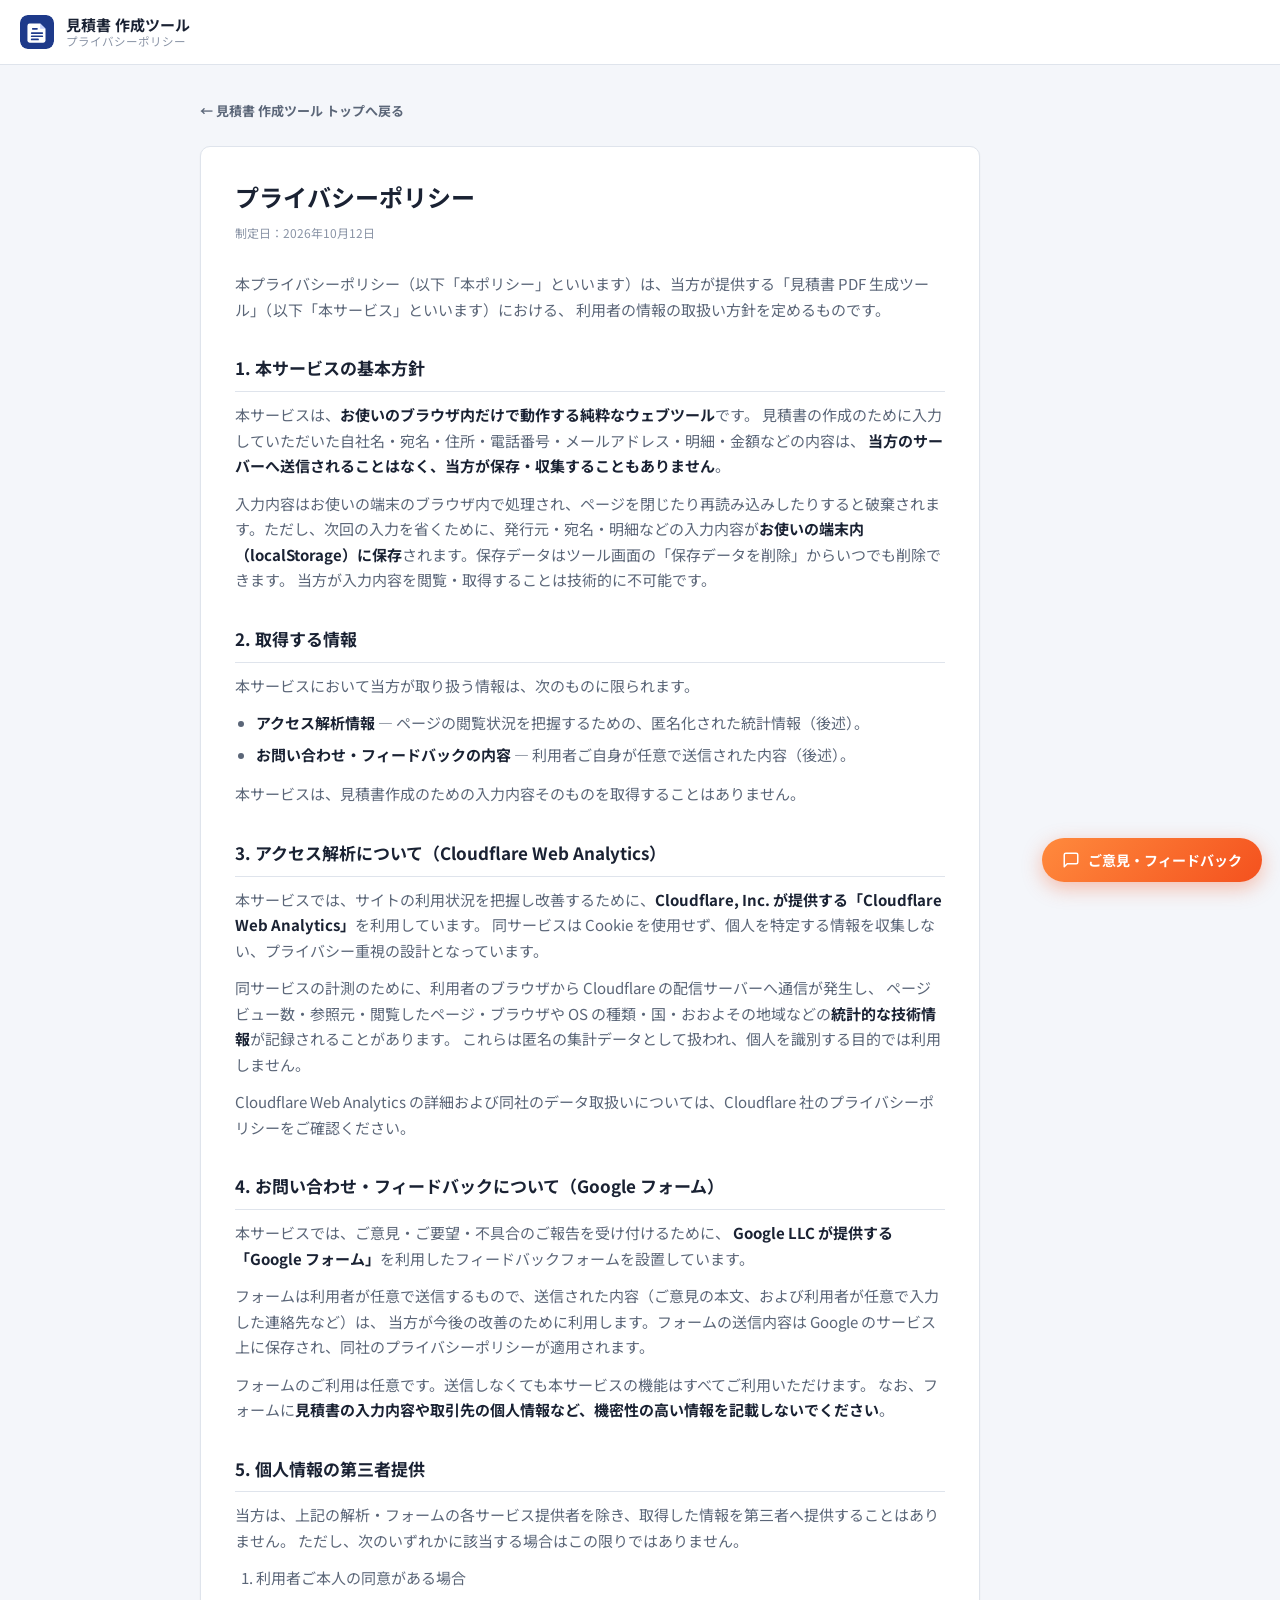
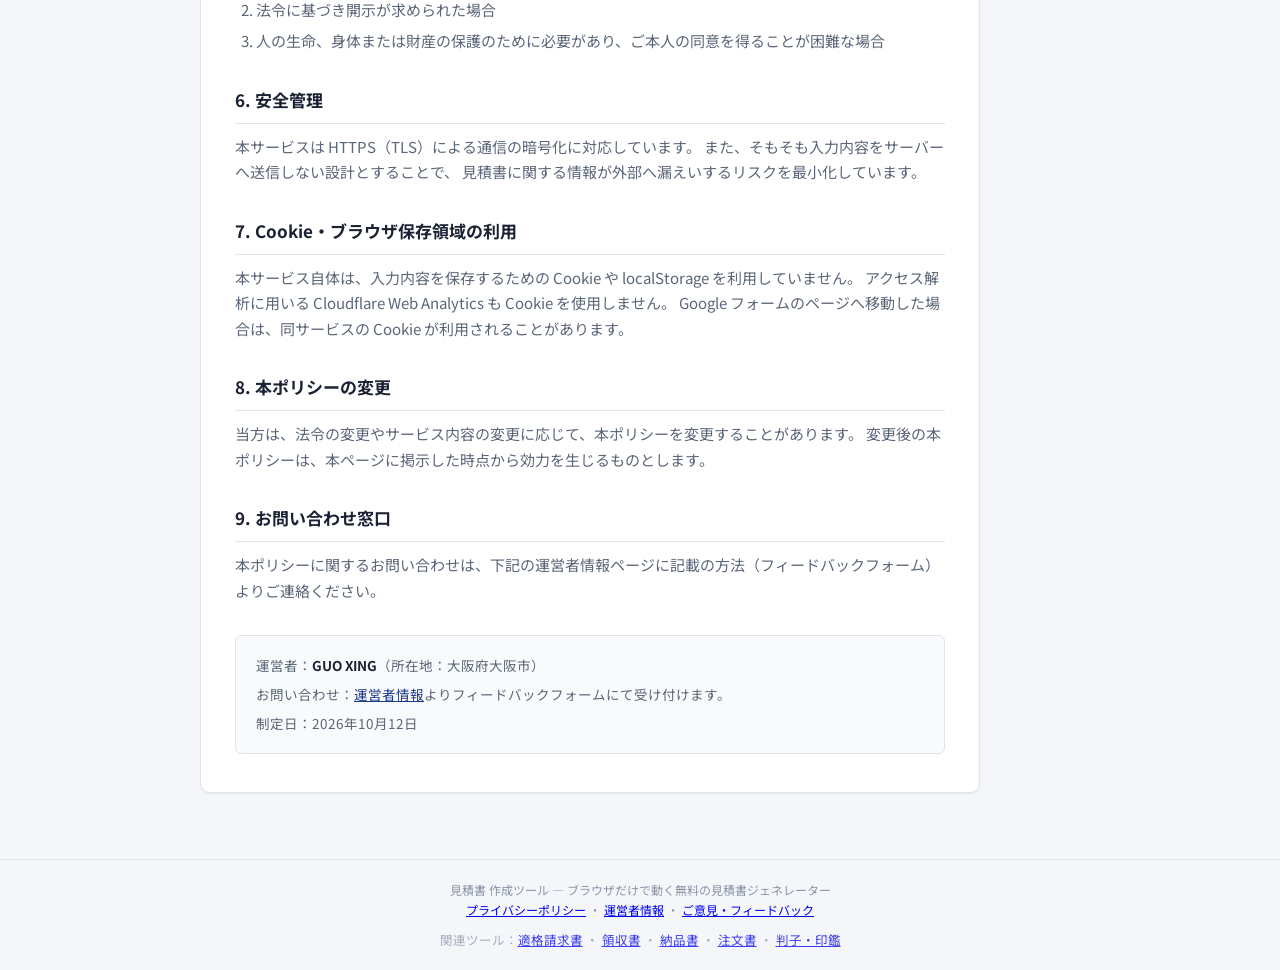
<file: privacy.html>
<!DOCTYPE html>
<html lang="ja">
<head>
<meta charset="UTF-8">
<meta name="viewport" content="width=device-width, initial-scale=1">
<title>プライバシーポリシー｜見積書 PDF 生成ツール</title>
<meta name="description" content="見積書 PDF 生成ツールにおける個人情報・利用データの取扱い方針です。入力内容はブラウザ内のみで処理され、サーバーへ送信・保存されません。アクセス解析（Cloudflare Web Analytics）とフィードバック（Google フォーム）についても説明します。">
<meta name="robots" content="index, follow">
<link rel="canonical" href="https://www.reveriel.com/mitsumori-pdf/privacy.html">
<meta property="og:type" content="website">
<meta property="og:title" content="プライバシーポリシー｜見積書 PDF 生成ツール">
<meta property="og:description" content="入力内容はブラウザ内のみで処理。サーバーへ送信・保存しません。アクセス解析とお問い合わせの取扱いについて定めます。">
<meta property="og:locale" content="ja_JP">
<meta property="og:url" content="https://www.reveriel.com/mitsumori-pdf/privacy.html">
<meta property="og:image" content="https://www.reveriel.com/mitsumori-pdf/og-image.png">
<meta name="twitter:card" content="summary_large_image">
<meta name="twitter:image" content="https://www.reveriel.com/mitsumori-pdf/og-image.png">
<link rel="icon" href="data:image/svg+xml,%3Csvg xmlns='http://www.w3.org/2000/svg' viewBox='0 0 32 32'%3E%3Crect width='32' height='32' rx='7' fill='%231e3a8a'/%3E%3Cpath d='M9 8h10l5 5v11a2 2 0 0 1-2 2H9a2 2 0 0 1-2-2V10a2 2 0 0 1 2-2z' fill='%23ffffff'/%3E%3Cpath d='M19 8v5h5' fill='%23c7d2fe'/%3E%3Cg stroke='%231e3a8a' stroke-width='1.6' stroke-linecap='round'%3E%3Cpath d='M12 13h4M11 17h10M11 20h10M11 23h6'/%3E%3C/g%3E%3C/svg%3E">
<link rel="preconnect" href="https://fonts.googleapis.com">
<link rel="preconnect" href="https://fonts.gstatic.com" crossorigin>
<link href="https://fonts.googleapis.com/css2?family=Noto+Sans+JP:wght@400;500;700&display=swap" rel="stylesheet">
<link rel="stylesheet" href="style.css">
<link rel="stylesheet" href="guide.css">
<!-- Cloudflare Web Analytics --><script type='module' src='https://static.cloudflareinsights.com/beacon.min.js' data-cf-beacon='{"token": "6fc01bf3ac5e457ba1bd16b91e5b653e"}'></script><!-- End Cloudflare Web Analytics -->
</head>
<body>

<header class="site-header no-print">
  <div class="wrap header-inner">
    <a class="brand" href="https://www.reveriel.com/mitsumori-pdf/" style="text-decoration:none;color:inherit;">
      <svg class="brand-mark" viewBox="0 0 32 32" aria-hidden="true">
        <rect width="32" height="32" rx="7" fill="currentColor"/>
        <path d="M9 8h10l5 5v11a2 2 0 0 1-2 2H9a2 2 0 0 1-2-2V10a2 2 0 0 1 2-2z" fill="#fff"/>
        <path d="M19 8v5h5" fill="#c7d2fe"/>
        <g stroke="currentColor" stroke-width="1.6" stroke-linecap="round">
          <path d="M12 13h4M11 17h10M11 20h10M11 23h6"/>
        </g>
      </svg>
      <div class="brand-text">
        <strong>見積書 作成ツール</strong>
        <span>プライバシーポリシー</span>
      </div>
    </a>
  </div>
</header>

<main class="wrap">
  <section class="legal-page">
    <div class="guide-col">
      <a class="legal-back" href="https://www.reveriel.com/mitsumori-pdf/">← 見積書 作成ツール トップへ戻る</a>

      <article class="legal">
        <h1>プライバシーポリシー</h1>
        <p class="legal-meta">制定日：2026年10月12日</p>

        <p>
          本プライバシーポリシー（以下「本ポリシー」といいます）は、当方が提供する「見積書 PDF 生成ツール」（以下「本サービス」といいます）における、
          利用者の情報の取扱い方針を定めるものです。
        </p>

        <h2>1. 本サービスの基本方針</h2>
        <p>
          本サービスは、<strong>お使いのブラウザ内だけで動作する純粋なウェブツール</strong>です。
          見積書の作成のために入力していただいた自社名・宛名・住所・電話番号・メールアドレス・明細・金額などの内容は、
          <strong>当方のサーバーへ送信されることはなく、当方が保存・収集することもありません</strong>。
        </p>
        <p>
          入力内容はお使いの端末のブラウザ内で処理され、ページを閉じたり再読み込みしたりすると破棄されます。ただし、次回の入力を省くために、発行元・宛名・明細などの入力内容が<strong>お使いの端末内（localStorage）に保存</strong>されます。保存データはツール画面の「保存データを削除」からいつでも削除できます。
          当方が入力内容を閲覧・取得することは技術的に不可能です。
        </p>

        <h2>2. 取得する情報</h2>
        <p>本サービスにおいて当方が取り扱う情報は、次のものに限られます。</p>
        <ul>
          <li><strong>アクセス解析情報</strong> — ページの閲覧状況を把握するための、匿名化された統計情報（後述）。</li>
          <li><strong>お問い合わせ・フィードバックの内容</strong> — 利用者ご自身が任意で送信された内容（後述）。</li>
        </ul>
        <p>本サービスは、見積書作成のための入力内容そのものを取得することはありません。</p>

        <h2>3. アクセス解析について（Cloudflare Web Analytics）</h2>
        <p>
          本サービスでは、サイトの利用状況を把握し改善するために、<strong>Cloudflare, Inc. が提供する「Cloudflare Web Analytics」</strong>を利用しています。
          同サービスは Cookie を使用せず、個人を特定する情報を収集しない、プライバシー重視の設計となっています。
        </p>
        <p>
          同サービスの計測のために、利用者のブラウザから Cloudflare の配信サーバーへ通信が発生し、
          ページビュー数・参照元・閲覧したページ・ブラウザや OS の種類・国・おおよその地域などの<strong>統計的な技術情報</strong>が記録されることがあります。
          これらは匿名の集計データとして扱われ、個人を識別する目的では利用しません。
        </p>
        <p>
          Cloudflare Web Analytics の詳細および同社のデータ取扱いについては、Cloudflare 社のプライバシーポリシーをご確認ください。
        </p>

        <h2>4. お問い合わせ・フィードバックについて（Google フォーム）</h2>
        <p>
          本サービスでは、ご意見・ご要望・不具合のご報告を受け付けるために、
          <strong>Google LLC が提供する「Google フォーム」</strong>を利用したフィードバックフォームを設置しています。
        </p>
        <p>
          フォームは利用者が任意で送信するもので、送信された内容（ご意見の本文、および利用者が任意で入力した連絡先など）は、
          当方が今後の改善のために利用します。フォームの送信内容は Google のサービス上に保存され、同社のプライバシーポリシーが適用されます。
        </p>
        <p>
          フォームのご利用は任意です。送信しなくても本サービスの機能はすべてご利用いただけます。
          なお、フォームに<strong>見積書の入力内容や取引先の個人情報など、機密性の高い情報を記載しないでください</strong>。
        </p>

        <h2>5. 個人情報の第三者提供</h2>
        <p>
          当方は、上記の解析・フォームの各サービス提供者を除き、取得した情報を第三者へ提供することはありません。
          ただし、次のいずれかに該当する場合はこの限りではありません。
        </p>
        <ol>
          <li>利用者ご本人の同意がある場合</li>
          <li>法令に基づき開示が求められた場合</li>
          <li>人の生命、身体または財産の保護のために必要があり、ご本人の同意を得ることが困難な場合</li>
        </ol>

        <h2>6. 安全管理</h2>
        <p>
          本サービスは HTTPS（TLS）による通信の暗号化に対応しています。
          また、そもそも入力内容をサーバーへ送信しない設計とすることで、
          見積書に関する情報が外部へ漏えいするリスクを最小化しています。
        </p>

        <h2>7. Cookie・ブラウザ保存領域の利用</h2>
        <p>
          本サービス自体は、入力内容を保存するための Cookie や localStorage を利用していません。
          アクセス解析に用いる Cloudflare Web Analytics も Cookie を使用しません。
          Google フォームのページへ移動した場合は、同サービスの Cookie が利用されることがあります。
        </p>

        <h2>8. 本ポリシーの変更</h2>
        <p>
          当方は、法令の変更やサービス内容の変更に応じて、本ポリシーを変更することがあります。
          変更後の本ポリシーは、本ページに掲示した時点から効力を生じるものとします。
        </p>

        <h2>9. お問い合わせ窓口</h2>
        <p>
          本ポリシーに関するお問い合わせは、下記の運営者情報ページに記載の方法（フィードバックフォーム）よりご連絡ください。
        </p>
        <div class="legal-contact">
          <p>運営者：<strong>GUO XING</strong>（所在地：大阪府大阪市）</p>
          <p>お問い合わせ：<a href="https://www.reveriel.com/mitsumori-pdf/company.html">運営者情報</a>よりフィードバックフォームにて受け付けます。</p>
          <p>制定日：2026年10月12日</p>
        </div>
      </article>
    </div>
  </section>
</main>

<footer class="site-footer no-print">
  <div class="wrap">
    <p>見積書 作成ツール — ブラウザだけで動く無料の見積書ジェネレーター</p>
    <p>
      <a href="https://www.reveriel.com/mitsumori-pdf/privacy.html">プライバシーポリシー</a> ・
      <a href="https://www.reveriel.com/mitsumori-pdf/company.html">運営者情報</a> ・
      <a href="https://docs.google.com/forms/d/e/1FAIpQLSfHGUfgAlViT3TFiVtJi_EpJ4ioUpd9oGyaJ7rehEV-gBH_PA/viewform?usp=pp_url&amp;entry.1745177199=%E8%A6%8B%E7%A9%8D%E6%9B%B8" target="_blank" rel="noopener">ご意見・フィードバック</a>
    </p>
    <p style="margin-top:8px;font-size:12.5px;opacity:.75;">関連ツール：<a href="https://www.reveriel.com/japan-invoice-pdf/">適格請求書</a> ・ <a href="https://www.reveriel.com/ryoshusho-pdf/">領収書</a> ・ <a href="https://www.reveriel.com/nohinsho-pdf/">納品書</a> ・ <a href="https://www.reveriel.com/chumonsho-pdf/">注文書</a> ・ <a href="https://www.reveriel.com/hanko-generator/">判子・印鑑</a></p>
  </div>
</footer>

<a href="https://docs.google.com/forms/d/e/1FAIpQLSfHGUfgAlViT3TFiVtJi_EpJ4ioUpd9oGyaJ7rehEV-gBH_PA/viewform?usp=pp_url&amp;entry.1745177199=%E8%A6%8B%E7%A9%8D%E6%9B%B8" target="_blank" rel="noopener" class="feedback-fab" aria-label="ご意見・フィードバックを送る">
  <svg viewBox="0 0 24 24" fill="none" stroke="currentColor" stroke-width="2" stroke-linecap="round" stroke-linejoin="round" aria-hidden="true"><path d="M21 15a2 2 0 0 1-2 2H7l-4 4V5a2 2 0 0 1 2-2h14a2 2 0 0 1 2 2z"/></svg>
  <span>ご意見・フィードバック</span>
</a>
</body>
</html>
</file>
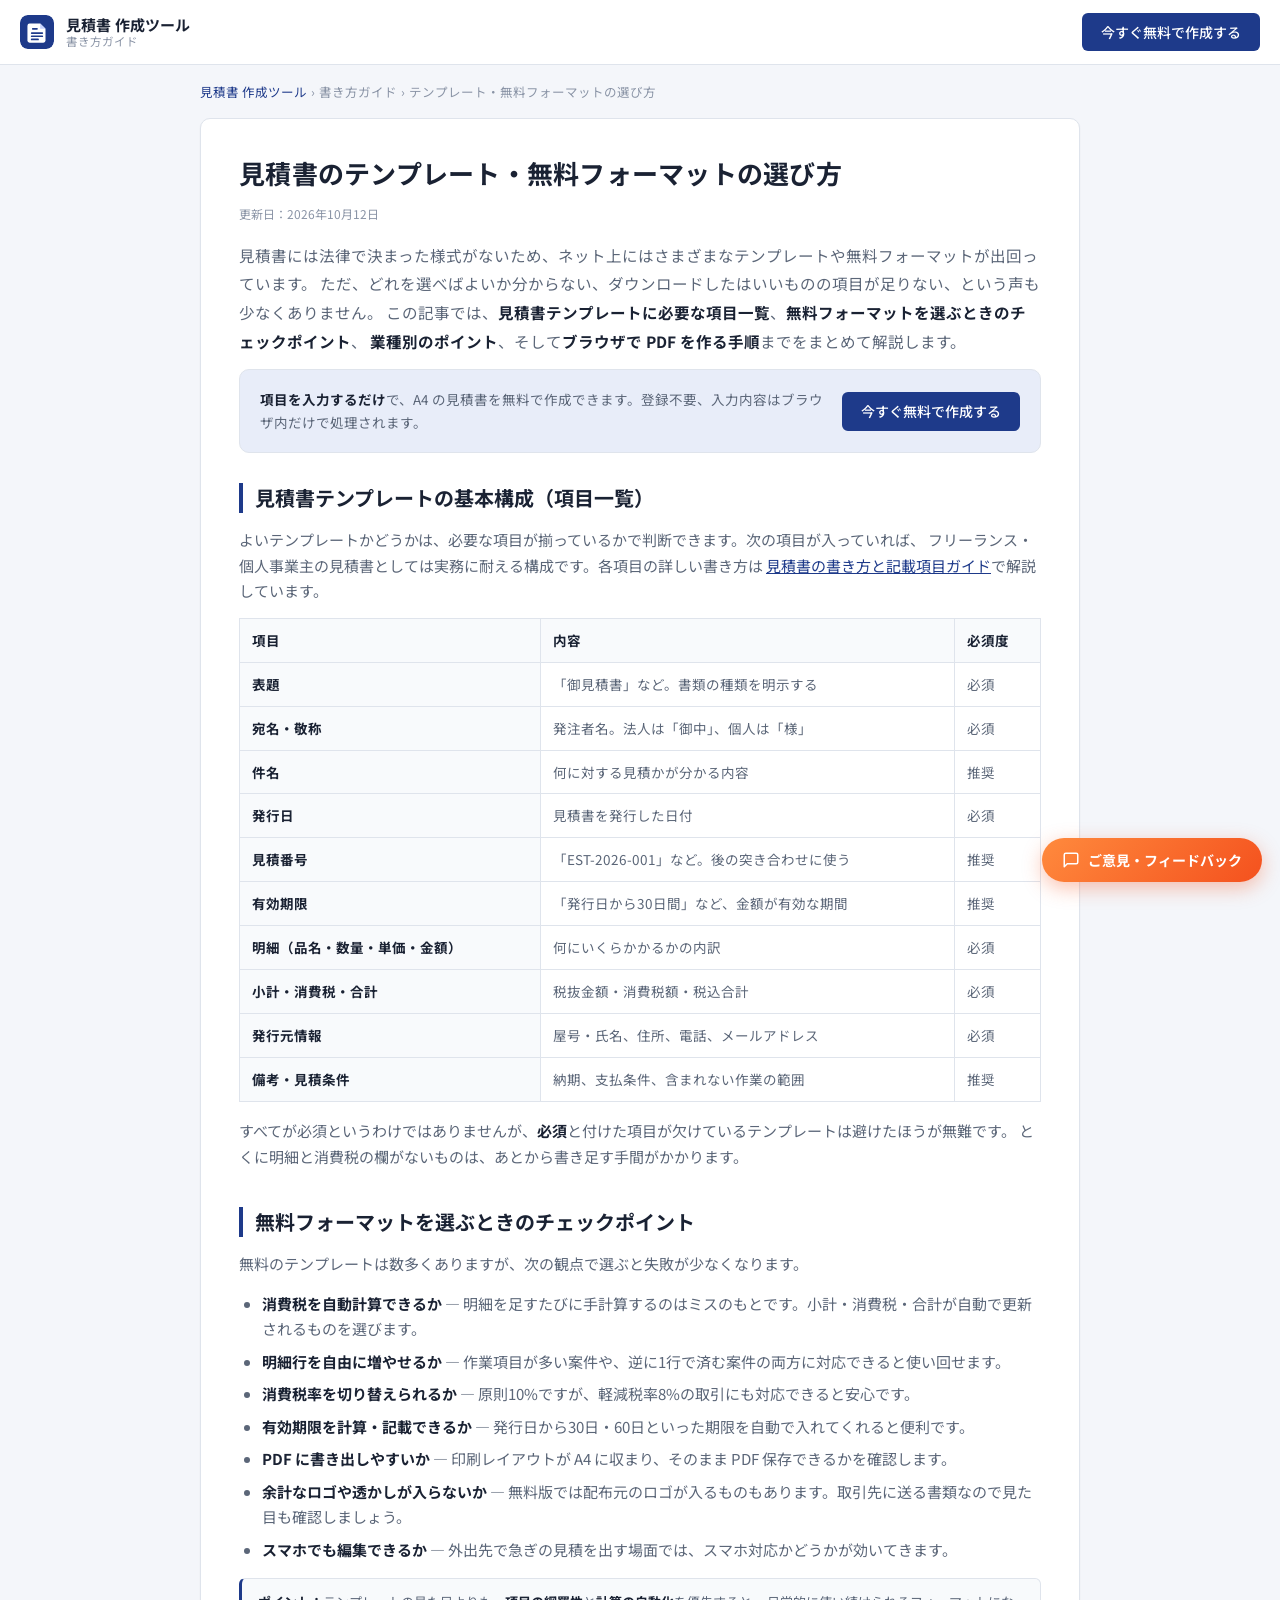
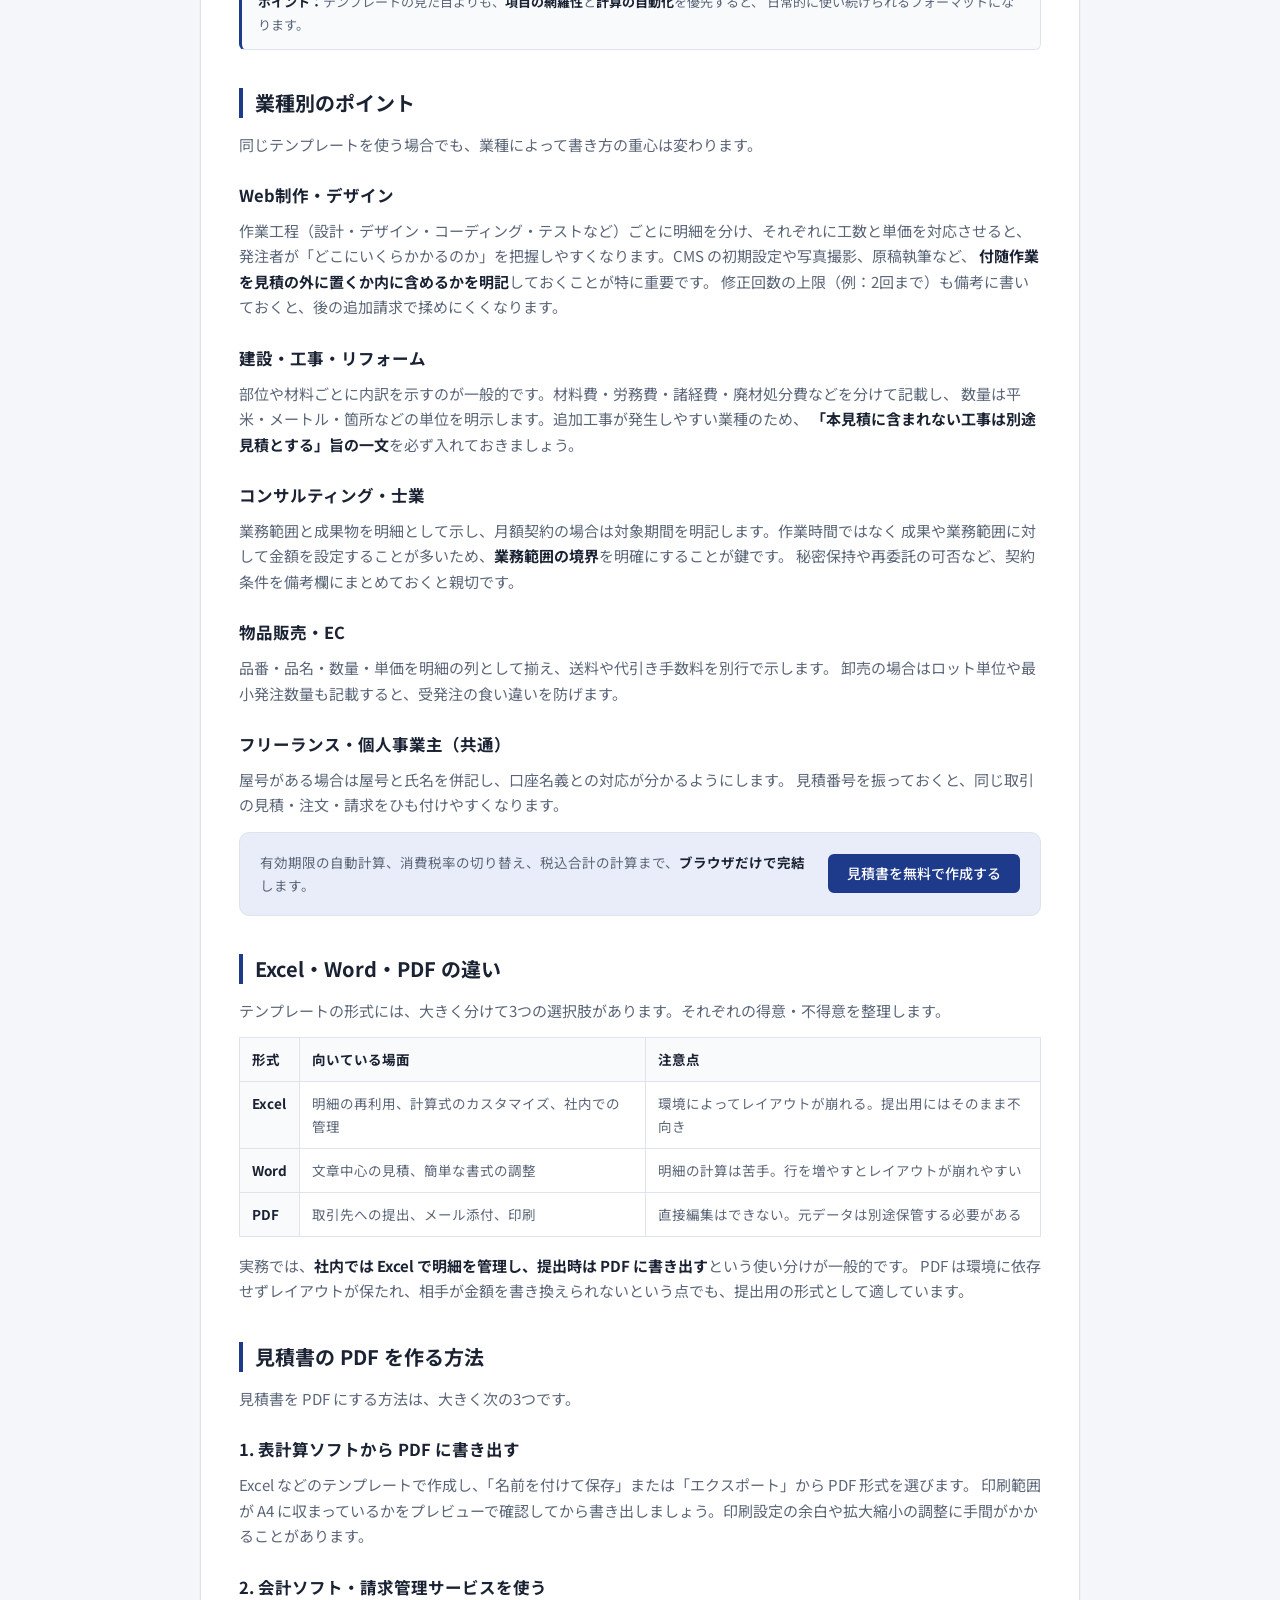
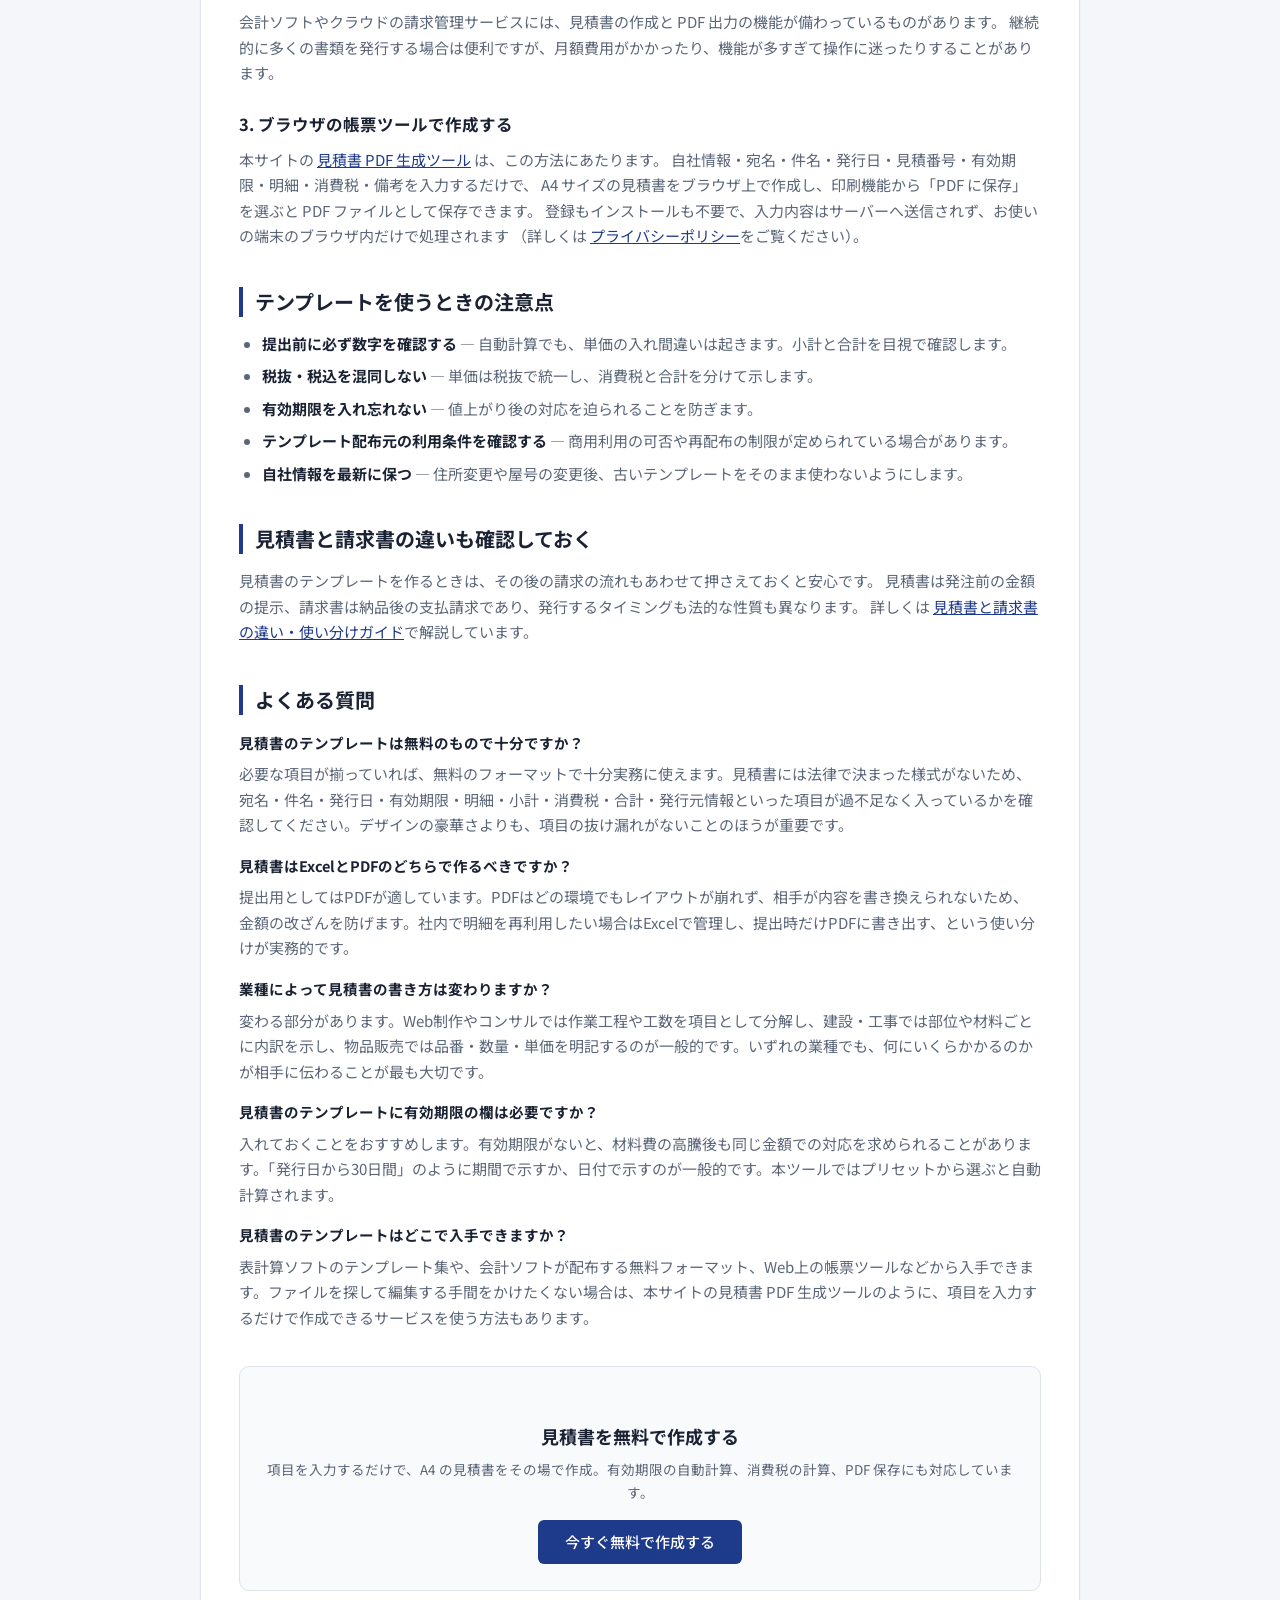
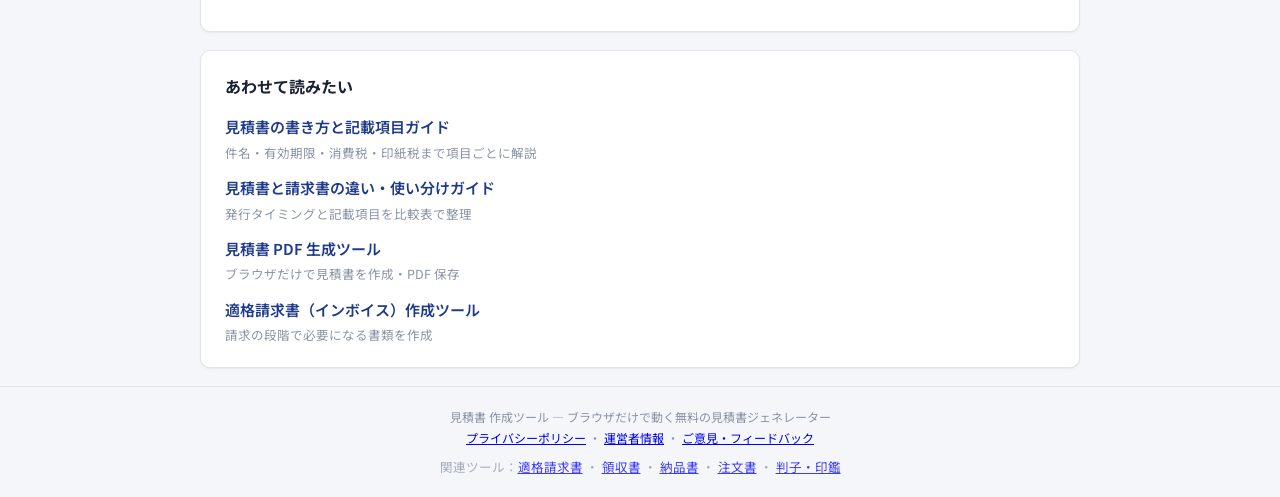
<file: template.html>
<!DOCTYPE html>
<html lang="ja">
<head>
<meta charset="UTF-8">
<meta name="viewport" content="width=device-width, initial-scale=1">
<title>見積書のテンプレート・無料フォーマットの選び方｜項目一覧と業種別のポイント</title>
<meta name="description" content="見積書のテンプレートと無料フォーマットの選び方を解説。必要な項目一覧、業種別（Web制作・建設・コンサル・物品販売）のポイント、Excel・Word・PDFの違い、ブラウザでPDFを作る手順までまとめました。登録不要でそのまま作成できます。">
<meta name="keywords" content="見積書 テンプレート,見積書 無料 フォーマット,見積書 雛形,見積書 項目,見積書 エクセル,見積書 PDF 作り方,見積書 業種別">
<meta name="robots" content="index, follow">
<link rel="canonical" href="https://www.reveriel.com/mitsumori-pdf/template.html">
<meta property="og:type" content="article">
<meta property="og:title" content="見積書のテンプレート・無料フォーマットの選び方｜項目一覧と業種別のポイント">
<meta property="og:description" content="見積書テンプレートに必要な項目と、無料フォーマットを選ぶときのチェックポイント、業種別の書き方、PDFの作り方を解説します。">
<meta property="og:locale" content="ja_JP">
<meta property="og:url" content="https://www.reveriel.com/mitsumori-pdf/template.html">
<meta property="og:image" content="https://www.reveriel.com/mitsumori-pdf/og-image.png">
<meta name="twitter:card" content="summary_large_image">
<meta name="twitter:image" content="https://www.reveriel.com/mitsumori-pdf/og-image.png">
<link rel="icon" href="data:image/svg+xml,%3Csvg xmlns='http://www.w3.org/2000/svg' viewBox='0 0 32 32'%3E%3Crect width='32' height='32' rx='7' fill='%231e3a8a'/%3E%3Cpath d='M9 8h10l5 5v11a2 2 0 0 1-2 2H9a2 2 0 0 1-2-2V10a2 2 0 0 1 2-2z' fill='%23ffffff'/%3E%3Cpath d='M19 8v5h5' fill='%23c7d2fe'/%3E%3Cg stroke='%231e3a8a' stroke-width='1.6' stroke-linecap='round'%3E%3Cpath d='M12 13h4M11 17h10M11 20h10M11 23h6'/%3E%3C/g%3E%3C/svg%3E">
<link rel="preconnect" href="https://fonts.googleapis.com">
<link rel="preconnect" href="https://fonts.gstatic.com" crossorigin>
<link href="https://fonts.googleapis.com/css2?family=Noto+Sans+JP:wght@400;500;700&family=Noto+Serif+JP:wght@400;600&display=swap" rel="stylesheet">
<link rel="stylesheet" href="style.css">
<link rel="stylesheet" href="guide.css">
<!-- Cloudflare Web Analytics --><script type='module' src='https://static.cloudflareinsights.com/beacon.min.js' data-cf-beacon='{"token": "6fc01bf3ac5e457ba1bd16b91e5b653e"}'></script><!-- End Cloudflare Web Analytics -->
<script type="application/ld+json">
{
  "@context": "https://schema.org",
  "@graph": [
    {
      "@type": "Article",
      "headline": "見積書のテンプレート・無料フォーマットの選び方｜項目一覧と業種別のポイント",
      "description": "見積書テンプレートに必要な項目、無料フォーマットの選び方、業種別のポイント、PDFの作り方を解説します。",
      "inLanguage": "ja",
      "datePublished": "2026-10-12",
      "dateModified": "2026-10-12",
      "author": { "@type": "Organization", "name": "Reveriel" },
      "publisher": { "@type": "Organization", "name": "Reveriel" },
      "mainEntityOfPage": { "@type": "WebPage", "@id": "https://www.reveriel.com/mitsumori-pdf/template.html" },
      "image": "https://www.reveriel.com/mitsumori-pdf/og-image.png"
    },
    {
      "@type": "FAQPage",
      "mainEntity": [
        {
          "@type": "Question",
          "name": "見積書のテンプレートは無料のもので十分ですか？",
          "acceptedAnswer": {
            "@type": "Answer",
            "text": "必要な項目が揃っていれば、無料のフォーマットで十分実務に使えます。見積書には法律で決まった様式がないため、宛名・件名・発行日・有効期限・明細・小計・消費税・合計・発行元情報といった項目が過不足なく入っているかを確認してください。デザインの豪華さよりも、項目の抜け漏れがないことのほうが重要です。"
          }
        },
        {
          "@type": "Question",
          "name": "見積書はExcelとPDFのどちらで作るべきですか？",
          "acceptedAnswer": {
            "@type": "Answer",
            "text": "提出用としてはPDFが適しています。PDFはどの環境でもレイアウトが崩れず、相手が内容を書き換えられないため、金額の改ざんを防げます。社内で明細を再利用したい場合はExcelで管理し、提出時だけPDFに書き出す、という使い分けが実務的です。"
          }
        },
        {
          "@type": "Question",
          "name": "業種によって見積書の書き方は変わりますか？",
          "acceptedAnswer": {
            "@type": "Answer",
            "text": "変わる部分があります。Web制作やコンサルでは作業工程や工数を項目として分解し、建設・工事では部位や材料ごとに内訳を示し、物品販売では品番・数量・単価を明記するのが一般的です。いずれの業種でも、何にいくらかかるのかが相手に伝わることが最も大切です。"
          }
        },
        {
          "@type": "Question",
          "name": "見積書のテンプレートに有効期限の欄は必要ですか？",
          "acceptedAnswer": {
            "@type": "Answer",
            "text": "入れておくことをおすすめします。有効期限がないと、材料費の高騰後も同じ金額での対応を求められることがあります。「発行日から30日間」のように期間で示すか、日付で示すのが一般的です。本ツールではプリセットから選ぶと自動計算されます。"
          }
        },
        {
          "@type": "Question",
          "name": "見積書のテンプレートはどこで入手できますか？",
          "acceptedAnswer": {
            "@type": "Answer",
            "text": "表計算ソフトのテンプレート集や、会計ソフトが配布する無料フォーマット、Web上の帳票ツールなどから入手できます。ファイルを探して編集する手間をかけたくない場合は、本サイトの見積書 PDF 生成ツールのように、項目を入力するだけで作成できるサービスを使う方法もあります。"
          }
        }
      ]
    }
  ]
}
</script>
</head>
<body>

<header class="site-header no-print">
  <div class="wrap header-inner">
    <a class="brand" href="https://www.reveriel.com/mitsumori-pdf/" style="text-decoration:none;color:inherit;">
      <svg class="brand-mark" viewBox="0 0 32 32" aria-hidden="true">
        <rect width="32" height="32" rx="7" fill="currentColor"/>
        <path d="M9 8h10l5 5v11a2 2 0 0 1-2 2H9a2 2 0 0 1-2-2V10a2 2 0 0 1 2-2z" fill="#fff"/>
        <path d="M19 8v5h5" fill="#c7d2fe"/>
        <g stroke="currentColor" stroke-width="1.6" stroke-linecap="round">
          <path d="M12 13h4M11 17h10M11 20h10M11 23h6"/>
        </g>
      </svg>
      <div class="brand-text">
        <strong>見積書 作成ツール</strong>
        <span>書き方ガイド</span>
      </div>
    </a>
    <div class="header-actions">
      <a class="btn btn-primary" href="https://www.reveriel.com/mitsumori-pdf/">今すぐ無料で作成する</a>
    </div>
  </div>
</header>

<main class="wrap">
  <div class="guide-col">

    <nav class="breadcrumb no-print" aria-label="パンくず">
      <ol>
        <li><a href="https://www.reveriel.com/mitsumori-pdf/">見積書 作成ツール</a></li>
        <li>書き方ガイド</li>
        <li aria-current="page">テンプレート・無料フォーマットの選び方</li>
      </ol>
    </nav>

    <article class="guide">
      <h1>見積書のテンプレート・無料フォーマットの選び方</h1>
      <p class="guide-meta">更新日：2026年10月12日</p>
      <p class="guide-lead">
        見積書には法律で決まった様式がないため、ネット上にはさまざまなテンプレートや無料フォーマットが出回っています。
        ただ、どれを選べばよいか分からない、ダウンロードしたはいいものの項目が足りない、という声も少なくありません。
        この記事では、<strong>見積書テンプレートに必要な項目一覧</strong>、<strong>無料フォーマットを選ぶときのチェックポイント</strong>、
        <strong>業種別のポイント</strong>、そして<strong>ブラウザで PDF を作る手順</strong>までをまとめて解説します。
      </p>

      <div class="guide-cta-box">
        <p><strong>項目を入力するだけ</strong>で、A4 の見積書を無料で作成できます。登録不要、入力内容はブラウザ内だけで処理されます。</p>
        <a class="btn btn-primary" href="https://www.reveriel.com/mitsumori-pdf/">今すぐ無料で作成する</a>
      </div>

      <h2>見積書テンプレートの基本構成（項目一覧）</h2>
      <p>
        よいテンプレートかどうかは、必要な項目が揃っているかで判断できます。次の項目が入っていれば、
        フリーランス・個人事業主の見積書としては実務に耐える構成です。各項目の詳しい書き方は
        <a href="https://www.reveriel.com/mitsumori-pdf/kakikata.html">見積書の書き方と記載項目ガイド</a>で解説しています。
      </p>
      <table class="guide-table">
        <thead>
          <tr><th>項目</th><th>内容</th><th>必須度</th></tr>
        </thead>
        <tbody>
          <tr><th>表題</th><td>「御見積書」など。書類の種類を明示する</td><td>必須</td></tr>
          <tr><th>宛名・敬称</th><td>発注者名。法人は「御中」、個人は「様」</td><td>必須</td></tr>
          <tr><th>件名</th><td>何に対する見積かが分かる内容</td><td>推奨</td></tr>
          <tr><th>発行日</th><td>見積書を発行した日付</td><td>必須</td></tr>
          <tr><th>見積番号</th><td>「EST-2026-001」など。後の突き合わせに使う</td><td>推奨</td></tr>
          <tr><th>有効期限</th><td>「発行日から30日間」など、金額が有効な期間</td><td>推奨</td></tr>
          <tr><th>明細（品名・数量・単価・金額）</th><td>何にいくらかかるかの内訳</td><td>必須</td></tr>
          <tr><th>小計・消費税・合計</th><td>税抜金額・消費税額・税込合計</td><td>必須</td></tr>
          <tr><th>発行元情報</th><td>屋号・氏名、住所、電話、メールアドレス</td><td>必須</td></tr>
          <tr><th>備考・見積条件</th><td>納期、支払条件、含まれない作業の範囲</td><td>推奨</td></tr>
        </tbody>
      </table>
      <p>
        すべてが必須というわけではありませんが、<strong>必須</strong>と付けた項目が欠けているテンプレートは避けたほうが無難です。
        とくに明細と消費税の欄がないものは、あとから書き足す手間がかかります。
      </p>

      <h2>無料フォーマットを選ぶときのチェックポイント</h2>
      <p>無料のテンプレートは数多くありますが、次の観点で選ぶと失敗が少なくなります。</p>
      <ul>
        <li><strong>消費税を自動計算できるか</strong> — 明細を足すたびに手計算するのはミスのもとです。小計・消費税・合計が自動で更新されるものを選びます。</li>
        <li><strong>明細行を自由に増やせるか</strong> — 作業項目が多い案件や、逆に1行で済む案件の両方に対応できると使い回せます。</li>
        <li><strong>消費税率を切り替えられるか</strong> — 原則10%ですが、軽減税率8%の取引にも対応できると安心です。</li>
        <li><strong>有効期限を計算・記載できるか</strong> — 発行日から30日・60日といった期限を自動で入れてくれると便利です。</li>
        <li><strong>PDF に書き出しやすいか</strong> — 印刷レイアウトが A4 に収まり、そのまま PDF 保存できるかを確認します。</li>
        <li><strong>余計なロゴや透かしが入らないか</strong> — 無料版では配布元のロゴが入るものもあります。取引先に送る書類なので見た目も確認しましょう。</li>
        <li><strong>スマホでも編集できるか</strong> — 外出先で急ぎの見積を出す場面では、スマホ対応かどうかが効いてきます。</li>
      </ul>
      <div class="guide-note">
        <strong>ポイント：</strong>テンプレートの見た目よりも、<strong>項目の網羅性</strong>と<strong>計算の自動化</strong>を優先すると、
        日常的に使い続けられるフォーマットになります。
      </div>

      <h2>業種別のポイント</h2>
      <p>同じテンプレートを使う場合でも、業種によって書き方の重心は変わります。</p>

      <h3>Web制作・デザイン</h3>
      <p>
        作業工程（設計・デザイン・コーディング・テストなど）ごとに明細を分け、それぞれに工数と単価を対応させると、
        発注者が「どこにいくらかかるのか」を把握しやすくなります。CMS の初期設定や写真撮影、原稿執筆など、
        <strong>付随作業を見積の外に置くか内に含めるかを明記</strong>しておくことが特に重要です。
        修正回数の上限（例：2回まで）も備考に書いておくと、後の追加請求で揉めにくくなります。
      </p>

      <h3>建設・工事・リフォーム</h3>
      <p>
        部位や材料ごとに内訳を示すのが一般的です。材料費・労務費・諸経費・廃材処分費などを分けて記載し、
        数量は平米・メートル・箇所などの単位を明示します。追加工事が発生しやすい業種のため、
        <strong>「本見積に含まれない工事は別途見積とする」旨の一文</strong>を必ず入れておきましょう。
      </p>

      <h3>コンサルティング・士業</h3>
      <p>
        業務範囲と成果物を明細として示し、月額契約の場合は対象期間を明記します。作業時間ではなく
        成果や業務範囲に対して金額を設定することが多いため、<strong>業務範囲の境界</strong>を明確にすることが鍵です。
        秘密保持や再委託の可否など、契約条件を備考欄にまとめておくと親切です。
      </p>

      <h3>物品販売・EC</h3>
      <p>
        品番・品名・数量・単価を明細の列として揃え、送料や代引き手数料を別行で示します。
        卸売の場合はロット単位や最小発注数量も記載すると、受発注の食い違いを防げます。
      </p>

      <h3>フリーランス・個人事業主（共通）</h3>
      <p>
        屋号がある場合は屋号と氏名を併記し、口座名義との対応が分かるようにします。
        見積番号を振っておくと、同じ取引の見積・注文・請求をひも付けやすくなります。
      </p>

      <div class="guide-cta-box">
        <p>有効期限の自動計算、消費税率の切り替え、税込合計の計算まで、<strong>ブラウザだけで完結</strong>します。</p>
        <a class="btn btn-primary" href="https://www.reveriel.com/mitsumori-pdf/">見積書を無料で作成する</a>
      </div>

      <h2>Excel・Word・PDF の違い</h2>
      <p>テンプレートの形式には、大きく分けて3つの選択肢があります。それぞれの得意・不得意を整理します。</p>
      <table class="guide-table">
        <thead>
          <tr><th>形式</th><th>向いている場面</th><th>注意点</th></tr>
        </thead>
        <tbody>
          <tr><th>Excel</th><td>明細の再利用、計算式のカスタマイズ、社内での管理</td><td>環境によってレイアウトが崩れる。提出用にはそのまま不向き</td></tr>
          <tr><th>Word</th><td>文章中心の見積、簡単な書式の調整</td><td>明細の計算は苦手。行を増やすとレイアウトが崩れやすい</td></tr>
          <tr><th>PDF</th><td>取引先への提出、メール添付、印刷</td><td>直接編集はできない。元データは別途保管する必要がある</td></tr>
        </tbody>
      </table>
      <p>
        実務では、<strong>社内では Excel で明細を管理し、提出時は PDF に書き出す</strong>という使い分けが一般的です。
        PDF は環境に依存せずレイアウトが保たれ、相手が金額を書き換えられないという点でも、提出用の形式として適しています。
      </p>

      <h2>見積書の PDF を作る方法</h2>
      <p>見積書を PDF にする方法は、大きく次の3つです。</p>
      <h3>1. 表計算ソフトから PDF に書き出す</h3>
      <p>
        Excel などのテンプレートで作成し、「名前を付けて保存」または「エクスポート」から PDF 形式を選びます。
        印刷範囲が A4 に収まっているかをプレビューで確認してから書き出しましょう。印刷設定の余白や拡大縮小の調整に手間がかかることがあります。
      </p>
      <h3>2. 会計ソフト・請求管理サービスを使う</h3>
      <p>
        会計ソフトやクラウドの請求管理サービスには、見積書の作成と PDF 出力の機能が備わっているものがあります。
        継続的に多くの書類を発行する場合は便利ですが、月額費用がかかったり、機能が多すぎて操作に迷ったりすることがあります。
      </p>
      <h3>3. ブラウザの帳票ツールで作成する</h3>
      <p>
        本サイトの <a href="https://www.reveriel.com/mitsumori-pdf/">見積書 PDF 生成ツール</a> は、この方法にあたります。
        自社情報・宛名・件名・発行日・見積番号・有効期限・明細・消費税・備考を入力するだけで、
        A4 サイズの見積書をブラウザ上で作成し、印刷機能から「PDF に保存」を選ぶと PDF ファイルとして保存できます。
        登録もインストールも不要で、入力内容はサーバーへ送信されず、お使いの端末のブラウザ内だけで処理されます
        （詳しくは <a href="https://www.reveriel.com/mitsumori-pdf/privacy.html">プライバシーポリシー</a>をご覧ください）。
      </p>

      <h2>テンプレートを使うときの注意点</h2>
      <ul>
        <li><strong>提出前に必ず数字を確認する</strong> — 自動計算でも、単価の入れ間違いは起きます。小計と合計を目視で確認します。</li>
        <li><strong>税抜・税込を混同しない</strong> — 単価は税抜で統一し、消費税と合計を分けて示します。</li>
        <li><strong>有効期限を入れ忘れない</strong> — 値上がり後の対応を迫られることを防ぎます。</li>
        <li><strong>テンプレート配布元の利用条件を確認する</strong> — 商用利用の可否や再配布の制限が定められている場合があります。</li>
        <li><strong>自社情報を最新に保つ</strong> — 住所変更や屋号の変更後、古いテンプレートをそのまま使わないようにします。</li>
      </ul>

      <h2>見積書と請求書の違いも確認しておく</h2>
      <p>
        見積書のテンプレートを作るときは、その後の請求の流れもあわせて押さえておくと安心です。
        見積書は発注前の金額の提示、請求書は納品後の支払請求であり、発行するタイミングも法的な性質も異なります。
        詳しくは <a href="https://www.reveriel.com/mitsumori-pdf/mitsumori-vs-seikyusho.html">見積書と請求書の違い・使い分けガイド</a>で解説しています。
      </p>

      <section class="guide-faq" aria-labelledby="faqTitle">
        <h2 id="faqTitle">よくある質問</h2>
        <dl>
          <dt>見積書のテンプレートは無料のもので十分ですか？</dt>
          <dd>必要な項目が揃っていれば、無料のフォーマットで十分実務に使えます。見積書には法律で決まった様式がないため、宛名・件名・発行日・有効期限・明細・小計・消費税・合計・発行元情報といった項目が過不足なく入っているかを確認してください。デザインの豪華さよりも、項目の抜け漏れがないことのほうが重要です。</dd>

          <dt>見積書はExcelとPDFのどちらで作るべきですか？</dt>
          <dd>提出用としてはPDFが適しています。PDFはどの環境でもレイアウトが崩れず、相手が内容を書き換えられないため、金額の改ざんを防げます。社内で明細を再利用したい場合はExcelで管理し、提出時だけPDFに書き出す、という使い分けが実務的です。</dd>

          <dt>業種によって見積書の書き方は変わりますか？</dt>
          <dd>変わる部分があります。Web制作やコンサルでは作業工程や工数を項目として分解し、建設・工事では部位や材料ごとに内訳を示し、物品販売では品番・数量・単価を明記するのが一般的です。いずれの業種でも、何にいくらかかるのかが相手に伝わることが最も大切です。</dd>

          <dt>見積書のテンプレートに有効期限の欄は必要ですか？</dt>
          <dd>入れておくことをおすすめします。有効期限がないと、材料費の高騰後も同じ金額での対応を求められることがあります。「発行日から30日間」のように期間で示すか、日付で示すのが一般的です。本ツールではプリセットから選ぶと自動計算されます。</dd>

          <dt>見積書のテンプレートはどこで入手できますか？</dt>
          <dd>表計算ソフトのテンプレート集や、会計ソフトが配布する無料フォーマット、Web上の帳票ツールなどから入手できます。ファイルを探して編集する手間をかけたくない場合は、本サイトの見積書 PDF 生成ツールのように、項目を入力するだけで作成できるサービスを使う方法もあります。</dd>
        </dl>
      </section>

      <div class="guide-cta-foot">
        <h2>見積書を無料で作成する</h2>
        <p>項目を入力するだけで、A4 の見積書をその場で作成。有効期限の自動計算、消費税の計算、PDF 保存にも対応しています。</p>
        <a class="btn btn-primary" href="https://www.reveriel.com/mitsumori-pdf/">今すぐ無料で作成する</a>
      </div>
    </article>

    <section class="guide-related no-print" aria-labelledby="relTitle">
      <h2 id="relTitle">あわせて読みたい</h2>
      <ul>
        <li><a href="https://www.reveriel.com/mitsumori-pdf/kakikata.html">見積書の書き方と記載項目ガイド<span class="rel-desc">件名・有効期限・消費税・印紙税まで項目ごとに解説</span></a></li>
        <li><a href="https://www.reveriel.com/mitsumori-pdf/mitsumori-vs-seikyusho.html">見積書と請求書の違い・使い分けガイド<span class="rel-desc">発行タイミングと記載項目を比較表で整理</span></a></li>
        <li><a href="https://www.reveriel.com/mitsumori-pdf/">見積書 PDF 生成ツール<span class="rel-desc">ブラウザだけで見積書を作成・PDF 保存</span></a></li>
        <li><a href="https://www.reveriel.com/japan-invoice-pdf/">適格請求書（インボイス）作成ツール<span class="rel-desc">請求の段階で必要になる書類を作成</span></a></li>
      </ul>
    </section>

  </div>
</main>

<footer class="site-footer no-print">
  <div class="wrap">
    <p>見積書 作成ツール — ブラウザだけで動く無料の見積書ジェネレーター</p>
    <p>
      <a href="https://www.reveriel.com/mitsumori-pdf/privacy.html">プライバシーポリシー</a> ・
      <a href="https://www.reveriel.com/mitsumori-pdf/company.html">運営者情報</a> ・
      <a href="https://docs.google.com/forms/d/e/1FAIpQLSfHGUfgAlViT3TFiVtJi_EpJ4ioUpd9oGyaJ7rehEV-gBH_PA/viewform?usp=pp_url&amp;entry.1745177199=%E8%A6%8B%E7%A9%8D%E6%9B%B8" target="_blank" rel="noopener">ご意見・フィードバック</a>
    </p>
    <p style="margin-top:8px;font-size:12.5px;opacity:.75;">関連ツール：<a href="https://www.reveriel.com/japan-invoice-pdf/">適格請求書</a> ・ <a href="https://www.reveriel.com/ryoshusho-pdf/">領収書</a> ・ <a href="https://www.reveriel.com/nohinsho-pdf/">納品書</a> ・ <a href="https://www.reveriel.com/chumonsho-pdf/">注文書</a> ・ <a href="https://www.reveriel.com/hanko-generator/">判子・印鑑</a></p>
  </div>
</footer>

<a href="https://docs.google.com/forms/d/e/1FAIpQLSfHGUfgAlViT3TFiVtJi_EpJ4ioUpd9oGyaJ7rehEV-gBH_PA/viewform?usp=pp_url&amp;entry.1745177199=%E8%A6%8B%E7%A9%8D%E6%9B%B8" target="_blank" rel="noopener" class="feedback-fab" aria-label="ご意見・フィードバックを送る">
  <svg viewBox="0 0 24 24" fill="none" stroke="currentColor" stroke-width="2" stroke-linecap="round" stroke-linejoin="round" aria-hidden="true"><path d="M21 15a2 2 0 0 1-2 2H7l-4 4V5a2 2 0 0 1 2-2h14a2 2 0 0 1 2 2z"/></svg>
  <span>ご意見・フィードバック</span>
</a>
</body>
</html>
</file>
<file: style.css>
/* =========================================================
   見積書 作成ツール — style.css
   （適格請求書ツールと同じ配色・A4 排版を踏襲）
   ========================================================= */

:root {
  --c-bg:            #f4f6fa;
  --c-surface:       #ffffff;
  --c-surface-2:     #f8fafc;
  --c-border:        #dfe4ec;
  --c-border-strong: #c3cad6;
  --c-text:          #1a2233;
  --c-text-muted:    #5b6678;
  --c-text-faint:    #8a94a6;
  --c-accent:        #1e3a8a;
  --c-accent-soft:   #e8edf9;
  --c-accent-hover:  #16295f;
  --c-danger:        #b42318;
  --c-danger-soft:   #fef3f2;
  --c-success:       #067647;
  --c-focus:         #4f7cf7;

  --paper-bg:        #ffffff;
  --paper-ink:       #111827;
  --paper-line:      #d7dce5;
  --paper-line-soft: #eaedf3;
  --paper-accent:    #1e3a8a;

  --radius:    10px;
  --radius-sm: 6px;
  --shadow-sm: 0 1px 2px rgba(16, 24, 40, .06);
  --shadow-lg: 0 4px 24px rgba(16, 24, 40, .10);

  --font: "Noto Sans JP", -apple-system, BlinkMacSystemFont, "Hiragino Kaku Gothic ProN",
          "Hiragino Sans", "Yu Gothic", Meiryo, sans-serif;
}

@media (prefers-color-scheme: dark) {
  :root {
    --c-bg:            #10141c;
    --c-surface:       #18202c;
    --c-surface-2:     #1e2733;
    --c-border:        #2c3644;
    --c-border-strong: #3d4a5c;
    --c-text:          #e8ecf3;
    --c-text-muted:    #a2adbe;
    --c-text-faint:    #7d8899;
    --c-accent:        #7f9bf5;
    --c-accent-soft:   #1e2a45;
    --c-accent-hover:  #9db3f8;
    --c-danger:        #f4746a;
    --c-danger-soft:   #33191a;
    --c-success:       #4ec98b;
    --shadow-sm: 0 1px 2px rgba(0, 0, 0, .4);
    --shadow-lg: 0 4px 24px rgba(0, 0, 0, .5);
  }
}

* { box-sizing: border-box; }

/* `hidden` 属性は UA スタイルの [hidden]{display:none} に依存するため、
   作者スタイルで display を指定した要素では無効になる。確実に効かせる。 */
[hidden] { display: none !important; }

html { -webkit-text-size-adjust: 100%; }

body {
  margin: 0;
  background: var(--c-bg);
  color: var(--c-text);
  font-family: var(--font);
  font-size: 15px;
  line-height: 1.7;
  font-feature-settings: "palt" 0;
}

.wrap {
  width: 100%;
  max-width: 1440px;
  margin-inline: auto;
  padding-inline: 20px;
}

.ic { width: 1.1em; height: 1.1em; flex: none; }

/* ---------------- ヘッダー ---------------- */

.site-header {
  position: sticky;
  top: 0;
  z-index: 30;
  background: var(--c-surface);
  border-bottom: 1px solid var(--c-border);
  backdrop-filter: saturate(180%) blur(8px);
}

.header-inner {
  display: flex;
  align-items: center;
  justify-content: space-between;
  gap: 16px;
  min-height: 64px;
  flex-wrap: wrap;
  padding-block: 10px;
}

.brand { display: flex; align-items: center; gap: 12px; }

.brand-mark {
  width: 34px; height: 34px; flex: none;
  color: var(--c-accent);
  border-radius: 8px;
}

.brand-text { display: flex; flex-direction: column; line-height: 1.3; }
.brand-text strong { font-size: 15px; font-weight: 700; letter-spacing: .01em; }
.brand-text span { font-size: 11.5px; color: var(--c-text-faint); }

.header-actions { display: flex; align-items: center; gap: 8px; }

/* ---------------- ボタン ---------------- */

.btn {
  display: inline-flex;
  align-items: center;
  justify-content: center;
  gap: 7px;
  padding: 10px 18px;
  font-family: inherit;
  font-size: 14px;
  font-weight: 500;
  line-height: 1.2;
  border: 1px solid transparent;
  border-radius: var(--radius-sm);
  cursor: pointer;
  text-decoration: none;
  transition: background-color .15s, border-color .15s, color .15s;
  white-space: nowrap;
}

.btn:focus-visible { outline: 2px solid var(--c-focus); outline-offset: 2px; }

.btn-primary { background: var(--c-accent); color: #fff; }
.btn-primary:hover { background: var(--c-accent-hover); }
@media (prefers-color-scheme: dark) { .btn-primary { color: #0d1220; } }

.btn-ghost {
  background: transparent;
  color: var(--c-text-muted);
  border-color: var(--c-border);
}
.btn-ghost:hover { background: var(--c-surface-2); color: var(--c-text); }

.btn-outline {
  background: var(--c-surface);
  color: var(--c-accent);
  border-color: var(--c-border-strong);
}
.btn-outline:hover { background: var(--c-accent-soft); border-color: var(--c-accent); }

.btn-sm { padding: 7px 13px; font-size: 13px; }

.btn-icon {
  padding: 6px;
  width: 30px; height: 30px;
  background: transparent;
  border-color: transparent;
  color: var(--c-text-faint);
  border-radius: var(--radius-sm);
}
.btn-icon:hover { color: var(--c-danger); background: var(--c-danger-soft); }

/* ---------------- レイアウト ---------------- */

.layout {
  display: grid;
  grid-template-columns: minmax(380px, 1fr) minmax(0, 1.25fr);
  gap: 26px;
  align-items: start;
  padding-block: 26px 40px;
}

@media (max-width: 980px) {
  /* minmax(0,1fr) にしないと、中の要素の min-content 幅で
     グリッドが横に広がってしまう（横スクロールの原因） */
  .layout { grid-template-columns: minmax(0, 1fr); gap: 20px; }
}

.pane { min-width: 0; }

.form-pane { display: flex; flex-direction: column; gap: 14px; }

.pane-head h2 { margin: 0 0 4px; font-size: 17px; font-weight: 700; }
.pane-head .hint { margin: 0; }

/* ---------------- フォーム ---------------- */

.card {
  background: var(--c-surface);
  border: 1px solid var(--c-border);
  border-radius: var(--radius);
  padding: 18px;
  margin: 0 0 14px;
  box-shadow: var(--shadow-sm);
}

.card legend {
  padding: 0 6px;
  font-size: 13.5px;
  font-weight: 700;
  color: var(--c-text);
}

.field { margin-bottom: 14px; }
.field:last-child { margin-bottom: 0; }

.field label {
  display: block;
  font-size: 13px;
  font-weight: 500;
  color: var(--c-text-muted);
  margin-bottom: 5px;
}

.req {
  display: inline-block;
  margin-left: 6px;
  font-size: 10.5px;
  font-weight: 500;
  color: var(--c-danger);
  border: 1px solid currentColor;
  border-radius: 3px;
  padding: 0 4px;
  line-height: 1.5;
  vertical-align: 1px;
}

.grid-2 {
  display: grid;
  grid-template-columns: 1fr 1fr;
  gap: 12px;
}

@media (max-width: 560px) {
  .grid-2 { grid-template-columns: 1fr; gap: 0; }
}

input[type="text"],
input[type="date"],
select,
textarea {
  width: 100%;
  padding: 9px 11px;
  font-family: inherit;
  font-size: 14px;
  color: var(--c-text);
  background: var(--c-surface-2);
  border: 1px solid var(--c-border);
  border-radius: var(--radius-sm);
  transition: border-color .15s, box-shadow .15s, background-color .15s;
}

textarea { resize: vertical; line-height: 1.6; }

input:focus, select:focus, textarea:focus {
  outline: none;
  background: var(--c-surface);
  border-color: var(--c-accent);
  box-shadow: 0 0 0 3px var(--c-accent-soft);
}

.help {
  margin: 5px 0 0;
  font-size: 11.5px;
  color: var(--c-text-faint);
  line-height: 1.5;
}

.hint {
  font-size: 12px;
  color: var(--c-text-faint);
  line-height: 1.6;
}

/* ---------------- 書式（字体・太字・日付） ---------------- */

.field-label {
  display: block;
  font-size: 13px;
  font-weight: 500;
  color: var(--c-text-muted);
  margin-bottom: 5px;
}

.seg {
  display: flex;
  flex-wrap: wrap;
  gap: 6px;
}

/* .field label の display/margin を打ち消すため .seg でスコープする */
.seg .seg-opt {
  position: relative;
  display: flex;
  flex: 1 1 0;
  min-width: 0;
  margin: 0;
  cursor: pointer;
}

.seg .seg-opt input {
  position: absolute;
  width: 1px; height: 1px;
  margin: 0;
  opacity: 0;
  pointer-events: none;
}

.seg .seg-opt > span {
  display: flex;
  align-items: center;
  justify-content: center;
  width: 100%;
  padding: 8px 10px;
  font-size: 13px;
  font-weight: 500;
  line-height: 1.2;
  color: var(--c-text-muted);
  background: var(--c-surface-2);
  border: 1px solid var(--c-border);
  border-radius: var(--radius-sm);
  transition: background-color .15s, border-color .15s, color .15s;
}

.seg .seg-opt:hover > span {
  border-color: var(--c-border-strong);
  color: var(--c-text);
}

.seg .seg-opt input:checked + span {
  background: var(--c-accent);
  border-color: var(--c-accent);
  color: #fff;
  font-weight: 700;
}

@media (prefers-color-scheme: dark) {
  .seg .seg-opt input:checked + span { color: #0d1220; }
}

.seg .seg-opt input:focus-visible + span {
  outline: 2px solid var(--c-focus);
  outline-offset: 2px;
}

/* ---------------- 明細行 ---------------- */

.rows-head,
.row {
  display: grid;
  grid-template-columns: minmax(0, 1fr) 60px 96px 58px 30px;
  gap: 7px;
  align-items: center;
}

/* グリッド項目の min-width:auto を解除して、狭い画面でも潰れず縮むようにする */
.rows-head > *,
.row > * { min-width: 0; }

@media (max-width: 560px) {
  .rows-head,
  .row { grid-template-columns: minmax(0, 1fr) 50px 84px 28px; gap: 5px; }
  .row input { padding: 6px 6px; font-size: 12.5px; }
  .rows-head { font-size: 10px; }
}

.rows-head {
  padding: 0 0 5px;
  font-size: 11px;
  color: var(--c-text-faint);
  font-weight: 500;
}

.rows { display: flex; flex-direction: column; gap: 7px; }

.row input { padding: 7px 9px; font-size: 13.5px; }
.row .num { text-align: right; font-variant-numeric: tabular-nums; }

.rows-head .c-qty,
.rows-head .c-price { text-align: right; }

.rows-actions {
  display: flex;
  align-items: center;
  gap: 12px;
  flex-wrap: wrap;
  margin-top: 12px;
}
.rows-actions .hint { margin: 0; flex: 1 1 200px; }

/* ---------------- プレビュー ---------------- */

.preview-pane {
  position: sticky;
  top: 88px;
  align-self: start;
  max-height: calc(100vh - 104px);
  overflow-y: auto;
  padding: 2px 4px 16px;
  scrollbar-gutter: stable;
}

@media (max-width: 980px) {
  .preview-pane {
    position: static;
    max-height: none;
    overflow: visible;
    padding: 0;
  }
}

.preview-bar {
  display: flex;
  align-items: center;
  gap: 7px;
  font-size: 12px;
  color: var(--c-text-faint);
  margin-bottom: 8px;
  padding-left: 2px;
}

.preview-bar .dot {
  width: 7px; height: 7px;
  border-radius: 50%;
  background: var(--c-success);
  box-shadow: 0 0 0 3px color-mix(in srgb, var(--c-success) 20%, transparent);
}

.paper-wrap { overflow-x: auto; }

.paper {
  width: 100%;
  max-width: 210mm;
  min-height: 297mm;
  margin-inline: auto;
  padding: 14mm 15mm;
  background: var(--paper-bg);
  color: var(--paper-ink);
  border: 1px solid var(--c-border);
  border-radius: 4px;
  box-shadow: var(--shadow-lg);
  font-size: 12.5px;
  line-height: 1.65;
}

/* 書式：字体（未指定時は body のフォントを継承＝現状の見た目を維持） */
.paper.font-mincho {
  font-family: "Hiragino Mincho ProN", "Yu Mincho", "Noto Serif JP", serif;
}
.paper.font-gothic {
  font-family: "Hiragino Kaku Gothic ProN", "Yu Gothic", "Noto Sans JP", sans-serif;
}

/* 書式：太字（紙面内の全テキストを 700 に。印刷時もそのまま適用される） */
.paper.text-bold,
.paper.text-bold * { font-weight: 700; }
/* 疑似クラス付きで詳細度が高い既存ルール（発行日・有効期限の値）も太字にする */
.paper.text-bold .doc-meta-line > span:last-child { font-weight: 700; }

/* 書類タイトル */
.doc-title {
  margin: 0 0 20px;
  font-size: 24px;
  font-weight: 700;
  letter-spacing: .14em;
  text-align: center;
  color: var(--paper-ink);
}

/* 宛先・発行者 */
.doc-head {
  display: flex;
  justify-content: space-between;
  align-items: flex-start;
  gap: 20px;
  margin-bottom: 18px;
}

.doc-head-left { flex: 1 1 auto; min-width: 0; }
.doc-head-right { flex: none; text-align: right; max-width: 45%; }

.doc-to {
  margin: 0 0 8px;
  font-size: 17px;
  font-weight: 600;
  line-height: 1.45;
  border-bottom: 1px solid var(--paper-line);
  padding-bottom: 6px;
}

.client-name { word-break: break-word; }

.honorific {
  margin-left: 6px;
  font-size: 13px;
  font-weight: 500;
  color: #4b5563;
}

.doc-subject {
  margin: 0 0 8px;
  font-size: 13px;
  font-weight: 600;
  color: #374151;
  word-break: break-word;
}

.doc-meta-line {
  margin: 0 0 3px;
  font-size: 12.5px;
  display: flex;
  gap: 10px;
}

.meta-label {
  color: #6b7280;
  flex: none;
  min-width: 5.6em;
}

.doc-meta-line > span:last-child {
  font-variant-numeric: tabular-nums;
  font-weight: 500;
}

.issuer-name {
  margin: 0 0 3px;
  font-size: 15px;
  font-weight: 600;
  line-height: 1.4;
  word-break: break-word;
}

.issuer-meta {
  margin: 0;
  font-size: 11.5px;
  color: #374151;
  line-height: 1.5;
  white-space: pre-line;
  word-break: break-word;
}

/* お見積金額 */
.total-banner {
  display: flex;
  align-items: baseline;
  justify-content: space-between;
  gap: 16px;
  background: #f1f4fa;
  border: 1px solid var(--paper-line);
  border-left: 4px solid var(--paper-accent);
  border-radius: 3px;
  padding: 11px 16px;
  margin-bottom: 18px;
}

.total-label { font-size: 13px; font-weight: 600; color: #374151; }

.total-value {
  font-size: 24px;
  font-weight: 700;
  letter-spacing: .01em;
  font-variant-numeric: tabular-nums;
  white-space: nowrap;
}

/* 明細テーブル */
.items-table {
  width: 100%;
  border-collapse: collapse;
  font-variant-numeric: tabular-nums;
  margin-bottom: 6px;
}

.items-table th,
.items-table td {
  border-bottom: 1px solid var(--paper-line-soft);
  padding: 7px 8px;
  vertical-align: top;
  text-align: left;
}

.items-table thead th {
  background: #f3f5f9;
  border-top: 1px solid var(--paper-line);
  border-bottom: 1px solid var(--paper-line);
  font-size: 11.5px;
  font-weight: 600;
  color: #4b5563;
  white-space: nowrap;
}

.items-table tbody tr:last-child td { border-bottom: 1px solid var(--paper-line); }

.items-table .th-qty,  .items-table .td-qty,
.items-table .th-price, .items-table .td-price,
.items-table .th-amount, .items-table .td-amount { text-align: right; }

.th-name { width: auto; min-width: 46%; }
.th-qty { width: 10%; }
.th-price { width: 20%; }
.th-amount { width: 24%; }

.item-name { word-break: break-word; }

/* 内訳 + 合計 */
.summary {
  display: grid;
  grid-template-columns: 1fr minmax(200px, 15.5em);
  gap: 18px;
  align-items: start;
  margin-bottom: 20px;
}

@media (max-width: 560px) {
  .summary { grid-template-columns: 1fr; gap: 12px; }
}

.summary-lead {
  margin: 0;
  font-size: 12.5px;
  color: #374151;
  line-height: 1.9;
}

.summary-totals {
  border: 1px solid var(--paper-line);
  border-radius: 3px;
  overflow: hidden;
}

.sum-row {
  display: flex;
  justify-content: space-between;
  align-items: baseline;
  gap: 12px;
  padding: 7px 12px;
  font-size: 12.5px;
  border-bottom: 1px solid var(--paper-line-soft);
}

.sum-row:last-child { border-bottom: 0; }

.sum-row .num { font-variant-numeric: tabular-nums; white-space: nowrap; }

.sum-grand {
  background: #f1f4fa;
  border-top: 1px solid var(--paper-line);
  font-size: 15px;
  font-weight: 700;
  padding-block: 10px;
}

.sum-grand .num { font-size: 17px; }

/* 備考・条件 */
.doc-foot {
  display: grid;
  gap: 12px;
  margin-top: 4px;
}

.foot-block { border-top: 1px solid var(--paper-line-soft); padding-top: 9px; }

.foot-title {
  margin: 0 0 4px;
  font-size: 11.5px;
  font-weight: 700;
  color: #4b5563;
  letter-spacing: .04em;
}

.foot-body {
  margin: 0;
  font-size: 12px;
  white-space: pre-wrap;
  word-break: break-word;
  line-height: 1.65;
}

.paper-footnote {
  margin: 22px 0 0;
  padding-top: 8px;
  border-top: 1px solid var(--paper-line-soft);
  font-size: 10.5px;
  color: #6b7280;
}

/* プレースホルダ・未入力表示（画面上のみ。印刷時は非表示） */
.ph { color: #9aa3b2; font-weight: 400; }

.empty-cell {
  color: #9aa3b2;
  text-align: center !important;
  padding: 14px 8px !important;
}

/* ---------------- プライバシー注記 ---------------- */

.privacy-note {
  display: flex;
  align-items: flex-start;
  gap: 8px;
  margin: 0;
  padding: 11px 14px;
  font-size: 12px;
  color: var(--c-text-muted);
  background: var(--c-surface-2);
  border: 1px solid var(--c-border);
  border-radius: var(--radius);
  line-height: 1.6;
}

.privacy-note .ic { color: var(--c-success); margin-top: .2em; }

/* ---------------- SEO セクション ---------------- */

.seo {
  grid-column: 1 / -1;
  background: var(--c-surface);
  border: 1px solid var(--c-border);
  border-radius: var(--radius);
  padding: 28px 30px;
  box-shadow: var(--shadow-sm);
}

@media (max-width: 640px) {
  .seo { padding: 22px 18px; }
}

.seo h2 { margin: 0 0 12px; font-size: 19px; font-weight: 700; }

.seo h3 {
  margin: 26px 0 10px;
  font-size: 15px;
  font-weight: 700;
  padding-left: 10px;
  border-left: 3px solid var(--c-accent);
}

.seo p {
  margin: 0 0 12px;
  color: var(--c-text-muted);
  max-width: 82ch;
}

.seo strong { color: var(--c-text); font-weight: 700; }

.seo-list {
  margin: 0 0 8px;
  padding-left: 1.3em;
  color: var(--c-text-muted);
  max-width: 82ch;
}

.seo-list li { margin-bottom: 7px; }

.faq { margin: 0; max-width: 82ch; }
.faq dt {
  font-weight: 700;
  color: var(--c-text);
  margin-top: 14px;
  font-size: 14px;
}
.faq dd {
  margin: 4px 0 0;
  color: var(--c-text-muted);
}

.disclaimer {
  margin-top: 24px !important;
  padding-top: 14px;
  border-top: 1px solid var(--c-border);
  font-size: 12px;
  color: var(--c-text-faint) !important;
}

/* ---------------- フッター ---------------- */

.site-footer {
  border-top: 1px solid var(--c-border);
  padding-block: 20px;
  margin-top: 10px;
}

.site-footer p {
  margin: 0;
  font-size: 12px;
  color: var(--c-text-faint);
  text-align: center;
}

/* =========================================================
   印刷 / PDF 出力
   ========================================================= */

@page {
  size: A4 portrait;
  margin: 14mm 15mm;
}

@media print {
  :root {
    --c-bg: #fff;
    --c-surface: #fff;
  }

  html, body {
    background: #fff !important;
    color: #000;
    font-size: 11pt;
  }

  /* 印刷対象（プレビュー）を素直に流すためのリセット。
     注意: `.pane` はここに含めないこと。`.form-pane` も `.pane` を持つため、
     後方の display:block !important が非表示指定を打ち消してしまう。 */
  .wrap,
  .layout,
  .preview-pane,
  .preview-pane .paper-wrap {
    display: block !important;
    width: auto !important;
    max-width: none !important;
    margin: 0 !important;
    padding: 0 !important;
    gap: 0 !important;
    position: static !important;
    overflow: visible !important;
    max-height: none !important;
    box-shadow: none !important;
    border: 0 !important;
    background: transparent !important;
  }

  /* 印刷しない要素。上のリセットより必ず後に置く。 */
  .no-print,
  .feedback-fab,
  .site-header,
  .form-pane,
  .seo,
  .site-footer,
  .preview-bar {
    display: none !important;
  }

  .paper {
    width: 100% !important;
    max-width: none !important;
    min-height: 0 !important;
    margin: 0 !important;
    padding: 0 !important;
    border: 0 !important;
    border-radius: 0 !important;
    box-shadow: none !important;
    background: #fff !important;
    color: #000 !important;
    font-size: 10pt;
    line-height: 1.5;
  }

  .items-table thead { display: table-header-group; }
  .items-table tr,
  .foot-block,
  .total-banner,
  .summary,
  .doc-head {
    break-inside: avoid;
    page-break-inside: avoid;
  }

  .doc-title { break-after: avoid; page-break-after: avoid; }
  .doc-title { font-size: 18pt; margin-bottom: 11mm; }
  .items-table thead th,
  .total-banner,
  .sum-grand { -webkit-print-color-adjust: exact; print-color-adjust: exact; }
  .items-table thead th { background: #f0f0f0 !important; }
  .total-banner,
  .sum-grand { background: #f2f2f2 !important; }

  .doc-foot { break-inside: auto; }
  a[href]::after { content: none !important; }

  /* 画面用のヒント表示は紙に出さない */
  .ph { display: none !important; }
  .empty-cell { color: #6b7280 !important; }
}

/* =========================================================
   シェア（バイラル導線） — 印刷時は .no-print で非表示
   ========================================================= */
.share-block {
  grid-column: 1 / -1;
  background: var(--c-surface);
  border: 1px solid var(--c-border);
  border-radius: var(--radius);
  padding: 20px 22px;
  box-shadow: var(--shadow-sm);
}
.share-block-title {
  display: flex;
  align-items: center;
  gap: 8px;
  margin: 0 0 14px;
  font-size: 14px;
  font-weight: 700;
  color: var(--c-text);
}
.share-block-title svg { width: 16px; height: 16px; color: var(--c-accent); flex-shrink: 0; }
.share-row { display: flex; flex-wrap: wrap; gap: 10px; }
.share-btn { flex: 1 1 150px; min-width: 0; }
.share-btn .share-logo { width: 18px; height: 18px; flex-shrink: 0; }
.share-x { background: #0f1419; color: #fff; border-color: #0f1419; }
.share-x:hover { background: #2a3036; border-color: #2a3036; }
.share-line { background: #06c755; color: #fff; border-color: #06c755; }
.share-line:hover { background: #05b34c; border-color: #05b34c; }
.share-copy, .share-img { background: transparent; color: var(--c-text-muted); border-color: var(--c-border); }
.share-copy:hover, .share-img:hover { background: var(--c-surface-2); color: var(--c-text); }
.share-btn[disabled] { opacity: .6; cursor: default; }
.share-url { margin: 12px 0 0; font-size: 12px; color: var(--c-text-faint); word-break: break-all; }
@media (max-width: 560px) {
  .share-block { padding: 18px 16px; }
  .share-row { gap: 8px; }
  .share-btn { flex: 1 1 calc(50% - 4px); font-size: 13px; padding: 10px 10px; }
  .share-btn span { white-space: normal; }
}

/* ===== フィードバックFAB（右下固定・常時表示） ===== */
.feedback-fab {
  position: fixed;
  right: 18px;
  bottom: 18px;
  z-index: 10000;
  display: inline-flex;
  align-items: center;
  gap: 8px;
  padding: 13px 20px;
  background: linear-gradient(135deg, #ff8a3d, #f4511e);
  color: #fff !important;
  border-radius: 999px;
  box-shadow: 0 6px 20px rgba(244, 81, 30, 0.35);
  font-size: 14px;
  font-weight: 700;
  line-height: 1;
  text-decoration: none !important;
  transition: transform 0.15s ease, box-shadow 0.15s ease;
}
.feedback-fab:hover {
  transform: translateY(-3px);
  box-shadow: 0 10px 28px rgba(244, 81, 30, 0.45);
  color: #fff !important;
}
.feedback-fab:focus-visible { outline: 3px solid rgba(244, 81, 30, 0.5); outline-offset: 2px; }
.feedback-fab svg { width: 18px; height: 18px; flex: none; }
@media (max-width: 600px) {
  .feedback-fab { right: 14px; bottom: 14px; padding: 11px 16px; font-size: 13px; }
  .feedback-fab svg { width: 16px; height: 16px; }
}

/* ===== 【PR】アフィリエイト（会計ソフト） ===== */
.pr-affiliate { margin-block: 26px 10px; }
.pr-box {
  position: relative;
  padding: 20px 22px 18px;
  background: var(--c-surface-2);
  border: 1px solid var(--c-border);
  border-radius: 12px;
}
.pr-badge {
  display: inline-block; margin: 0 0 10px; padding: 2px 8px;
  font-size: 11.5px; font-weight: 700; letter-spacing: .04em;
  color: var(--c-accent); background: var(--c-accent-soft);
  border: 1px solid #c9d4ef; border-radius: 999px;
}
.pr-title { font-size: 16px; margin: 0 0 8px; color: var(--c-text); }
.pr-lead { margin: 0 0 14px; font-size: 13.5px; line-height: 1.75; color: var(--c-text-muted); }
.pr-actions { display: flex; flex-wrap: wrap; gap: 10px; }
.pr-note { margin: 12px 0 0; font-size: 11.5px; line-height: 1.6; color: var(--c-text-faint); }
.pr-pixel { position: absolute; left: -9999px; }
@media print { .pr-affiliate { display: none !important; } }

/* ===== モバイル：入力欄のフォントを16pxに（iOSの自動ズーム防止） ===== */
@media (max-width: 720px) {
  input, select, textarea { font-size: 16px !important; }
}

/* ===== 前回入力の復元ヒント（この端末内のみ） ===== */
.profile-hint {
  margin: 0 0 12px;
  padding: 9px 12px;
  display: flex;
  flex-wrap: wrap;
  align-items: center;
  gap: 8px;
  font-size: 12px;
  color: var(--c-text-muted);
  background: var(--c-surface-2);
  border: 1px solid var(--c-border);
  border-radius: 8px;
}
.profile-delete {
  background: none; border: 0; padding: 0; cursor: pointer;
  color: var(--c-text-faint); font-size: 11.5px; text-decoration: underline;
}
@media print { .profile-hint { display: none !important; } }

/* ===== 行ごとの税率 ===== */
.i-rate {
  width: 100%;
  padding: 7px 4px;
  font-size: 12.5px;
  color: var(--c-text);
  background: var(--c-surface);
  border: 1px solid var(--c-border);
  border-radius: 6px;
}
.tax-break {
  margin: 4px 0 0;
  font-size: 11.5px;
  line-height: 1.6;
  color: var(--c-text-muted);
}
</file>
<file: guide.css>
/* =========================================================
   書き方ガイド / 法務ページ 共通スタイル
   style.css の CSS 変数を継承し、ブランドの色味・ダークモードに追従する。
   ========================================================= */

/* ---------------- レイアウト ---------------- */

.guide-col { max-width: 880px; margin-inline: auto; }

/* ---------------- パンくず ---------------- */

.breadcrumb {
  padding-block: 16px 0;
  font-size: 12.5px;
  color: var(--c-text-faint);
}
.breadcrumb ol { list-style: none; display: flex; flex-wrap: wrap; gap: 4px; margin: 0; padding: 0; }
.breadcrumb li { display: inline-flex; align-items: center; gap: 4px; }
.breadcrumb a { color: var(--c-accent); text-decoration: none; }
.breadcrumb a:hover { text-decoration: underline; }
.breadcrumb li + li::before { content: "\203A"; color: var(--c-text-faint); }

/* ---------------- 記事本体 ---------------- */

.guide {
  background: var(--c-surface);
  border: 1px solid var(--c-border);
  border-radius: var(--radius);
  box-shadow: var(--shadow-sm);
  margin-block: 16px 8px;
  padding: 34px 38px 40px;
}
@media (max-width: 640px) { .guide { padding: 22px 18px 26px; } }

.guide h1 {
  margin: 0 0 12px;
  font-size: 26px;
  line-height: 1.5;
  letter-spacing: .01em;
  color: var(--c-text);
}
.guide .guide-meta { margin: 0 0 16px; font-size: 12px; color: var(--c-text-faint); }
.guide-lead { margin: 0 0 8px; font-size: 15.5px; line-height: 1.85; color: var(--c-text-muted); }
.guide h2 {
  margin: 38px 0 14px;
  padding-left: 12px;
  font-size: 20px;
  line-height: 1.5;
  border-left: 4px solid var(--c-accent);
  color: var(--c-text);
}
.guide h2:first-of-type { margin-top: 30px; }
.guide h3 { margin: 26px 0 10px; font-size: 16.5px; line-height: 1.5; color: var(--c-text); }
.guide p { margin: 0 0 14px; color: var(--c-text-muted); }
.guide strong { color: var(--c-text); font-weight: 700; }
.guide ul, .guide ol { margin: 0 0 16px; padding-left: 1.5em; color: var(--c-text-muted); }
.guide li { margin-bottom: 7px; }
.guide a:not(.btn) { color: var(--c-accent); }

.guide-example {
  margin: 0 0 16px;
  padding: 16px 18px;
  background: var(--c-surface-2);
  border: 1px solid var(--c-border);
  border-radius: var(--radius-sm);
  font-family: "Noto Serif JP", "Hiragino Mincho ProN", "Yu Mincho", YuMincho, serif;
  font-size: 14px;
  line-height: 1.95;
  color: var(--c-text);
  white-space: pre-wrap;
}
.guide-note {
  margin: 0 0 16px;
  padding: 12px 16px;
  background: var(--c-surface-2);
  border: 1px solid var(--c-border);
  border-left: 3px solid var(--c-accent);
  border-radius: var(--radius-sm);
  font-size: 13px;
  line-height: 1.75;
  color: var(--c-text-muted);
}
.guide-note strong { color: var(--c-text); }
.guide-table { width: 100%; margin: 0 0 16px; border-collapse: collapse; font-size: 13.5px; }
.guide-table th, .guide-table td {
  padding: 10px 12px;
  text-align: left;
  border: 1px solid var(--c-border);
  color: var(--c-text-muted);
  vertical-align: top;
}
.guide-table th { background: var(--c-surface-2); color: var(--c-text); font-weight: 700; white-space: nowrap; }

/* ---------------- 上部 CTA ---------------- */

.guide-cta-box {
  display: flex;
  flex-wrap: wrap;
  align-items: center;
  justify-content: space-between;
  gap: 14px;
  margin: 4px 0 26px;
  padding: 18px 20px;
  background: var(--c-accent-soft);
  border: 1px solid var(--c-border);
  border-radius: var(--radius);
}
.guide-cta-box p { flex: 1 1 240px; margin: 0; font-size: 13.5px; line-height: 1.7; color: var(--c-text-muted); }
.guide-cta-box strong { color: var(--c-text); }
.guide-cta-box .btn { flex: none; }

/* ---------------- FAQ ---------------- */

.guide-faq { margin-top: 40px; }
.guide-faq dl { margin: 0; }
.guide-faq dt { margin-top: 16px; font-size: 14.5px; font-weight: 700; color: var(--c-text); }
.guide-faq dd { margin: 6px 0 0; color: var(--c-text-muted); }

/* ---------------- 下部 CTA ---------------- */

.guide-cta-foot {
  margin-top: 36px;
  padding: 26px 22px;
  text-align: center;
  background: var(--c-surface-2);
  border: 1px solid var(--c-border);
  border-radius: var(--radius);
}
.guide-cta-foot h2 { margin: 0 0 8px; padding: 0; border: 0; font-size: 18px; }
.guide-cta-foot p { margin: 0 0 16px; font-size: 13.5px; }
.guide-cta-foot .btn { font-size: 15px; padding: 12px 26px; }

/* ---------------- 関連ガイド ---------------- */

.guide-related {
  background: var(--c-surface);
  border: 1px solid var(--c-border);
  border-radius: var(--radius);
  box-shadow: var(--shadow-sm);
  margin-block: 18px;
  padding: 22px 24px;
}
.guide-related h2 { margin: 0 0 14px; font-size: 16px; color: var(--c-text); }
.guide-related ul { list-style: none; display: grid; gap: 12px; margin: 0; padding: 0; }
.guide-related a { color: var(--c-accent); font-weight: 600; text-decoration: none; }
.guide-related a:hover { text-decoration: underline; }
.guide-related .rel-desc { display: block; margin-top: 2px; font-size: 12.5px; font-weight: 400; color: var(--c-text-faint); }

/* =========================================================
   法務ページ（プライバシーポリシー / 運営者情報）
   ========================================================= */

.legal-page { padding-block: 32px 56px; }

.legal-back {
  display: inline-flex;
  align-items: center;
  gap: 6px;
  margin-bottom: 24px;
  font-size: 13px;
  font-weight: 700;
  color: var(--c-text-muted);
  text-decoration: none;
}
.legal-back:hover { color: var(--c-accent); }

.legal {
  max-width: 780px;
  background: var(--c-surface);
  border: 1px solid var(--c-border);
  border-radius: var(--radius);
  box-shadow: var(--shadow-sm);
  padding: 32px 34px 38px;
}
@media (max-width: 640px) { .legal { padding: 22px 18px 28px; } }

.legal h1 {
  font-size: 24px;
  margin: 0 0 8px;
  line-height: 1.5;
  color: var(--c-text);
}
.legal .legal-meta {
  font-size: 12px;
  color: var(--c-text-faint);
  margin: 0 0 28px;
}
.legal h2 {
  font-size: 17px;
  margin: 32px 0 10px;
  padding-bottom: 8px;
  border-bottom: 1px solid var(--c-border);
  color: var(--c-text);
}
.legal h3 { font-size: 15px; margin: 22px 0 6px; color: var(--c-text); }
.legal p { margin: 0 0 12px; color: var(--c-text-muted); }
.legal ol,
.legal ul { margin: 0 0 14px; padding-left: 1.4em; color: var(--c-text-muted); }
.legal ol { list-style: decimal; }
.legal ul { list-style: disc; }
.legal li { margin-bottom: 6px; }
.legal strong { color: var(--c-text); }
.legal a:not(.btn) { color: var(--c-accent); }

.legal-table {
  width: 100%;
  margin: 8px 0 18px;
  border-collapse: collapse;
  font-size: 14px;
}
.legal-table th,
.legal-table td {
  padding: 13px 16px;
  text-align: left;
  vertical-align: top;
  border-bottom: 1px solid var(--c-border);
  color: var(--c-text-muted);
}
.legal-table th {
  width: 34%;
  min-width: 140px;
  font-weight: 700;
  color: var(--c-text);
  background: var(--c-surface-2);
}
.legal-table tr:last-child th,
.legal-table tr:last-child td { border-bottom: 0; }

.legal-contact {
  margin-top: 32px;
  padding: 18px 20px;
  border: 1px solid var(--c-border);
  border-radius: var(--radius-sm);
  background: var(--c-surface-2);
  font-size: 13.5px;
  color: var(--c-text-muted);
}
.legal-contact p { margin: 0; }
.legal-contact p + p { margin-top: 6px; }

/* ---------------- 印刷 ---------------- */

@media print {
  .site-header, .site-footer, .feedback-fab, .breadcrumb,
  .guide-cta-box, .guide-cta-foot, .guide-related,
  .legal-back { display: none !important; }
  .guide, .legal { border: 0; box-shadow: none; padding: 0; background: transparent; }
}
</file>
